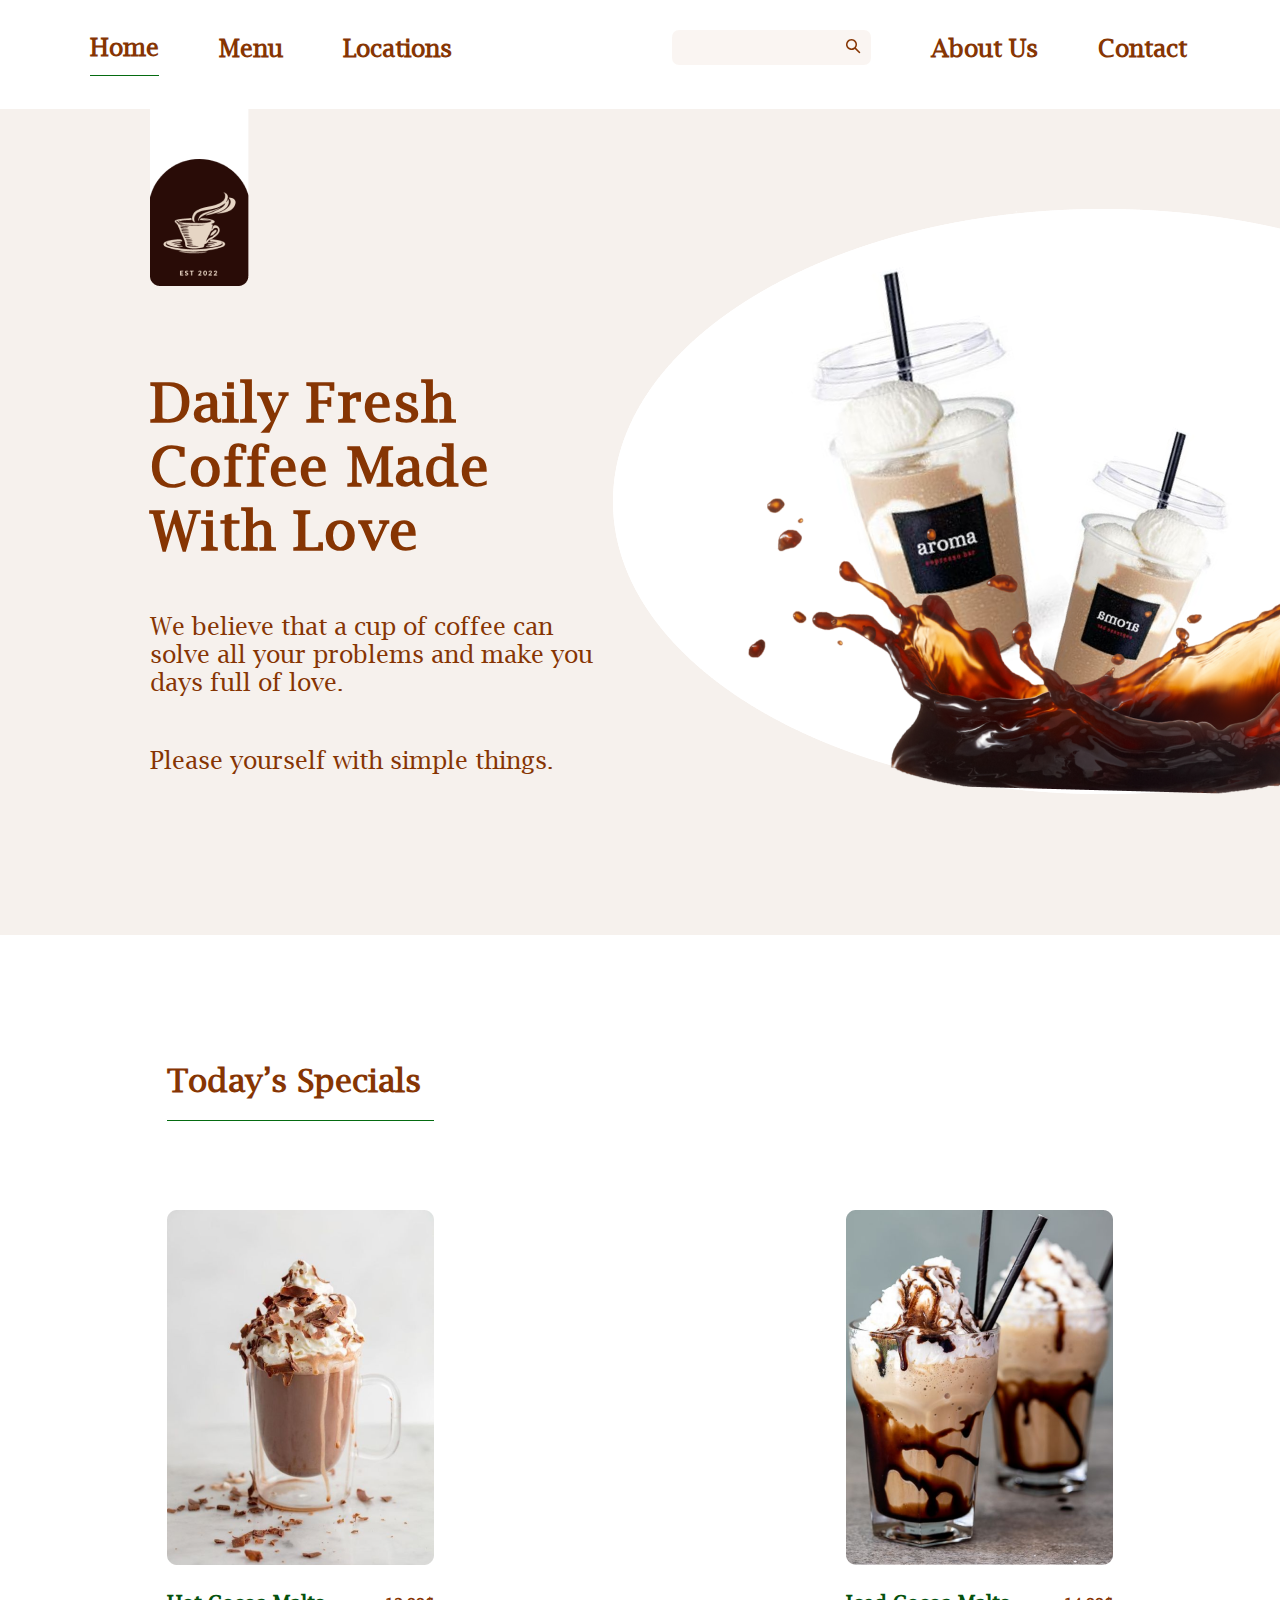
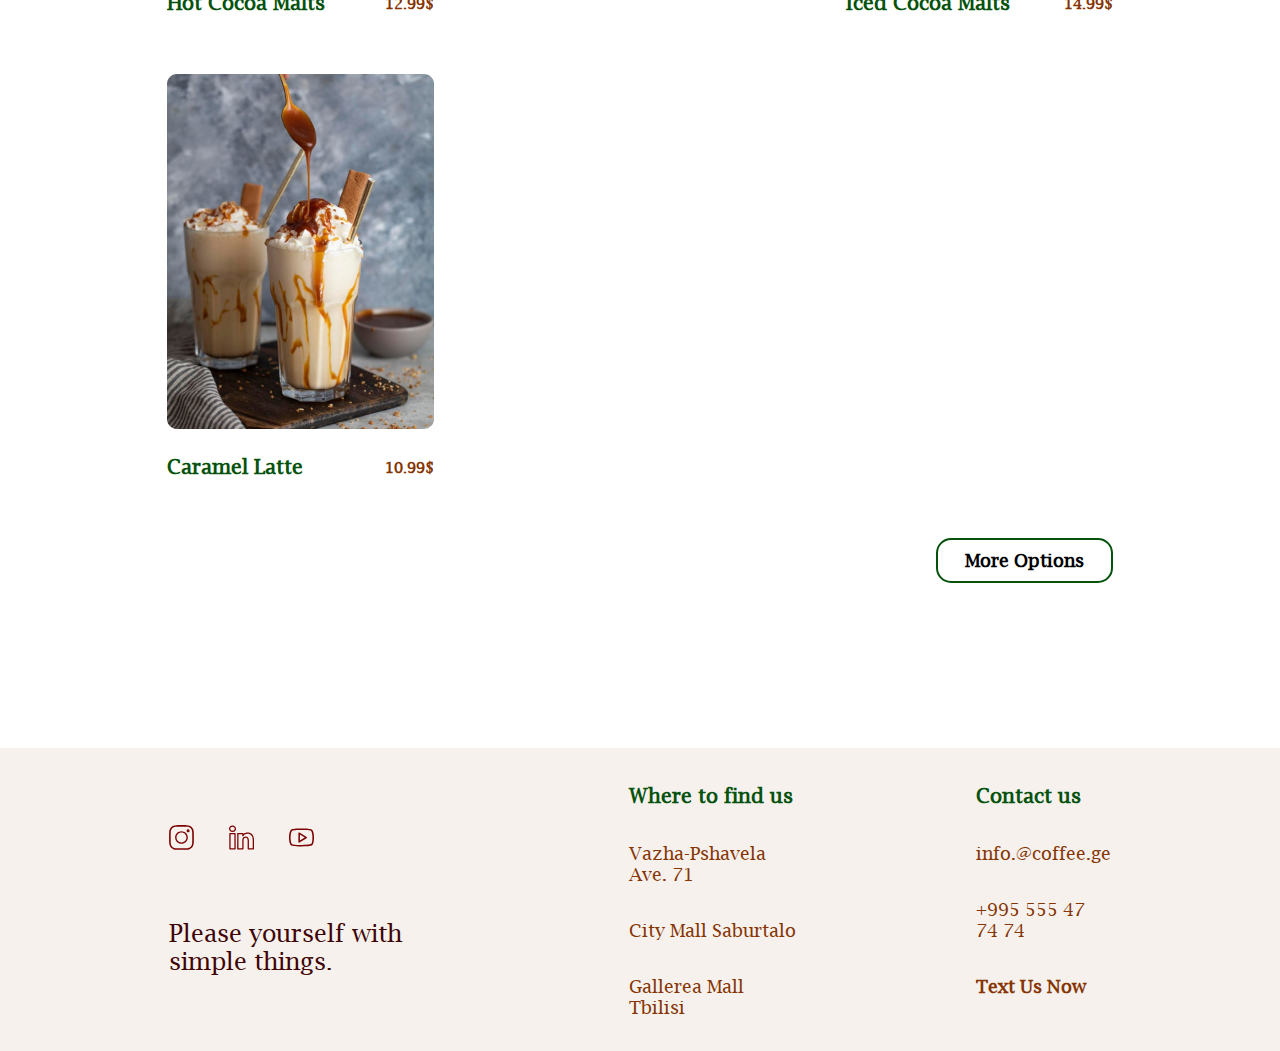
<file: index.html>
<!DOCTYPE html>
<html lang="en">
<head>
    <meta charset="UTF-8">
    <meta http-equiv="X-UA-Compatible" content="IE=edge">
    <meta name="viewport" content="width=device-width, initial-scale=1.0">
    <link rel="stylesheet" href="static/css/reset.css">
    <link rel="stylesheet" href="static/css/style.css">
    <title>Home</title>
</head>
<body>
    <header>
        <div class="container">
            <nav>
                <ul>
                    <li class="active-nav"><a href="index.html">home</a></li>
                    <li><a href="static/pages/menu.html">menu</a></li>
                    <li><a href="static/pages/locations.html">locations</a></li>
                    <li>
                        <form>
                            <input type="text">
                            <button type="submit">
                                <svg width="15" height="15" viewBox="0 0 15 15" fill="none"
                                    xmlns="http://www.w3.org/2000/svg">
                                    <path
                                        d="M5.50003 1.07809e-08C6.52393 -6.40861e-05 7.52751 0.285684 8.39781 0.825075C9.2681 1.36447 9.97055 2.13608 10.4261 3.05306C10.8816 3.97004 11.0721 4.99597 10.9762 6.01536C10.8802 7.03475 10.5017 8.00712 9.88304 8.823L14.03 12.97C14.163 13.104 14.2405 13.2832 14.2472 13.4719C14.2538 13.6605 14.1891 13.8447 14.0659 13.9878C13.9427 14.1308 13.7701 14.2221 13.5825 14.2434C13.395 14.2648 13.2062 14.2147 13.054 14.103L12.97 14.03L8.82304 9.883C8.12761 10.4102 7.31671 10.7643 6.45736 10.9161C5.59801 11.0679 4.71487 11.0131 3.8809 10.7561C3.04694 10.4992 2.28609 10.0474 1.66122 9.43827C1.03635 8.82911 0.565403 8.08001 0.287285 7.25286C0.00916761 6.4257 -0.0681353 5.54424 0.0617636 4.6813C0.191662 3.81837 0.525034 2.99872 1.03433 2.2901C1.54363 1.58148 2.21424 1.00421 2.99075 0.606002C3.76726 0.207794 4.62738 7.20708e-05 5.50003 1.07809e-08ZM5.50003 1.5C4.43917 1.5 3.42175 1.92143 2.67161 2.67157C1.92146 3.42172 1.50003 4.43913 1.50003 5.5C1.50003 6.56087 1.92146 7.57828 2.67161 8.32843C3.42175 9.07857 4.43917 9.5 5.50003 9.5C6.5609 9.5 7.57832 9.07857 8.32846 8.32843C9.07861 7.57828 9.50004 6.56087 9.50004 5.5C9.50004 4.43913 9.07861 3.42172 8.32846 2.67157C7.57832 1.92143 6.5609 1.5 5.50003 1.5Z"
                                        fill="#863503" />
                                </svg>
                            </button>
                        </form>
                    </li>
                    <li><a href="static/pages/about.html">about us</a></li>
                    <li><a href="static/pages/contact.html">contact</a></li>
                </ul>
            </nav>
        </div>
    </header>
    <main>
            <div class="logo">
                <img src="static/img/LOGO.png" alt="logo">
            </div>
            <div class="heading">
                <div class="main-text">
                <h1>Daily Fresh Coffee Made With Love</h1>
                <p>We believe that a cup of coffee can solve all your problems and make you days full of love.</p>
                <p>Please yourself with simple things.</p>
            </div>
            <div class="home-image">
                <img src="static/img/home page image.png" alt="two cups of iced coffee">
            </div>
        </div>
        <div class="home-container">
            <h2>Today’s Specials</h2>
        <section class="home-section">
            <div class="product-card">
                <img src="static/img/cup of coffee with cream.png" alt="cup of coffee with cream">
                <div class="card-info">
                <h3>Hot Cocoa Malts</h3>
                <span>12.99$</span>
                </div>
            </div>
            <div class="product-card">
                <img src="static/img/two cups of coffee with chocolate cream.png" alt="two cups of coffee with chocolate cream">
                <div class="card-info">
                <h3>Iced Cocoa Malts</h3>
                <span>14.99$</span>
                </div>
            </div>
            <div class="product-card">
                <img src="static/img/two cups of coffee with caramel cream.png" alt="two cups of coffee with caramel cream">
                <div class="card-info">
                <h3>Caramel Latte</h3>
                <span>10.99$</span>
                </div>
            </div>
            <div class="more-options-wrapper">
            <button>More Options</button>
            </div>
        </section>
            
        </div>
    </main>
    <footer>
        <div class="footer-container">
            <div class="first-column">
            <div class="social-media-icons">
            <button>
                <svg width="25" height="25" viewBox="0 0 25 25" fill="none" xmlns="http://www.w3.org/2000/svg">
                    <path d="M12.4756 0.0976562C15.8447 0.0976562 16.2598 0.12207 17.5781 0.170898C18.8721 0.219727 19.7754 0.439453 20.5811 0.756836C21.4111 1.07422 22.0947 1.48926 22.7783 2.17285C23.4619 2.85645 23.877 3.54004 24.1943 4.37012C24.5117 5.17578 24.7314 6.0791 24.7803 7.37305C24.8291 8.69141 24.8535 9.10645 24.8535 12.4756C24.8535 15.8447 24.8291 16.2598 24.7803 17.5781C24.7314 18.8721 24.5117 19.7754 24.1943 20.5811C23.877 21.4111 23.4619 22.0947 22.7783 22.7783C22.0947 23.4619 21.4111 23.877 20.5811 24.1943C19.7754 24.5117 18.8721 24.7314 17.5781 24.7803C16.2598 24.8291 15.8447 24.8535 12.4756 24.8535C9.10645 24.8535 8.69141 24.8291 7.37305 24.7803C6.0791 24.7314 5.17578 24.5117 4.37012 24.1943C3.54004 23.877 2.85645 23.4619 2.17285 22.7783C1.48926 22.0947 1.07422 21.4111 0.756836 20.5811C0.439453 19.7754 0.219727 18.8721 0.170898 17.5781C0.12207 16.2598 0.0976562 15.8447 0.0976562 12.4756C0.0976562 9.10645 0.12207 8.69141 0.170898 7.37305C0.219727 6.0791 0.439453 5.17578 0.756836 4.37012C1.07422 3.54004 1.48926 2.85645 2.17285 2.17285C2.85645 1.48926 3.54004 1.07422 4.37012 0.756836C5.17578 0.439453 6.0791 0.219727 7.37305 0.170898C8.69141 0.12207 9.10645 0.0976562 12.4756 0.0976562ZM12.4756 1.70898C8.95996 1.70898 8.54492 1.7334 7.17773 1.78223C5.9082 1.83105 5.2002 2.0752 4.73633 2.24609C3.54004 2.73438 2.73438 3.54004 2.24609 4.73633C2.0752 5.2002 1.83105 5.9082 1.78223 7.17773C1.7334 8.54492 1.70898 8.95996 1.70898 12.4756C1.70898 15.9912 1.7334 16.4062 1.78223 17.7734C1.83105 19.043 2.0752 19.751 2.24609 20.2148C2.73438 21.4111 3.54004 22.2168 4.73633 22.7051C5.2002 22.876 5.9082 23.1201 7.17773 23.1689C8.54492 23.2178 8.95996 23.2422 12.4756 23.2422C15.9912 23.2422 16.4062 23.2178 17.7734 23.1689C19.043 23.1201 19.751 22.876 20.2148 22.7051C21.4111 22.2168 22.2168 21.4111 22.7051 20.2148C22.876 19.751 23.1201 19.043 23.1689 17.7734C23.2178 16.4062 23.2422 15.9912 23.2422 12.4756C23.2422 8.95996 23.2178 8.54492 23.1689 7.17773C23.1201 5.9082 22.876 5.2002 22.7051 4.73633C22.2168 3.54004 21.4111 2.73438 20.2148 2.24609C19.751 2.0752 19.043 1.83105 17.7734 1.78223C16.4062 1.7334 15.9912 1.70898 12.4756 1.70898ZM12.4756 17.4316C15.21 17.4316 17.4316 15.21 17.4316 12.4756C17.4316 9.74121 15.21 7.51953 12.4756 7.51953C9.74121 7.51953 7.51953 9.74121 7.51953 12.4756C7.51953 15.21 9.74121 17.4316 12.4756 17.4316ZM12.4756 6.12793C15.9912 6.12793 18.8232 8.95996 18.8232 12.4756C18.8232 15.9912 15.9912 18.8232 12.4756 18.8232C8.95996 18.8232 6.12793 15.9912 6.12793 12.4756C6.12793 8.95996 8.95996 6.12793 12.4756 6.12793ZM20.5811 5.88379C20.5811 6.71387 19.8975 7.34863 19.0674 7.34863C18.2373 7.34863 17.6025 6.71387 17.6025 5.88379C17.6025 5.05371 18.2373 4.37012 19.0674 4.37012C19.8975 4.37012 20.5811 5.05371 20.5811 5.88379Z" fill="#7D0202"/>
                    </svg>
            </button>
            <button>
                <svg width="25" height="25" viewBox="0 0 25 25" fill="none" xmlns="http://www.w3.org/2000/svg">
                    <path d="M24.3602 24.4734H19.2815C18.9222 24.4734 18.6319 24.1831 18.6319 23.8238V15.6447C18.6319 12.8396 17.185 12.8396 16.7077 12.8396C15.4232 12.8396 14.877 13.8534 14.6998 14.2914C14.6161 14.4883 14.5767 14.8229 14.5767 15.2904V23.8288C14.5767 24.1881 14.2864 24.4784 13.9272 24.4784H8.84352C8.67128 24.4784 8.50395 24.4095 8.38093 24.2865C8.2579 24.1635 8.18901 23.9961 8.19391 23.8239C8.19391 23.6861 8.26281 9.97054 8.19391 8.56797C8.18408 8.3908 8.24804 8.21856 8.37109 8.09061C8.49413 7.96265 8.66144 7.88882 8.8435 7.88882H13.9272C14.2864 7.88882 14.5768 8.17916 14.5768 8.53841V8.92227C15.4331 8.15948 16.6683 7.52955 18.5088 7.52955C22.5787 7.52955 25.0098 10.3445 25.0098 15.0591V23.8238C25.0098 24.1831 24.7195 24.4734 24.3602 24.4734ZM19.9311 23.1743L23.7156 23.1742V15.059C23.7156 11.0974 21.8209 8.82869 18.5138 8.82869C16.3041 8.82869 15.2313 9.93106 14.5571 10.9399C14.4784 11.2057 14.2274 11.4025 13.9321 11.4025H13.8977C13.6614 11.4025 13.4449 11.2746 13.3317 11.0679C13.2432 10.9055 13.2234 10.7185 13.2825 10.5462V9.18306H9.5079C9.54235 11.8947 9.5079 20.6693 9.49806 23.1693H13.2776V15.2854C13.2776 14.6309 13.3465 14.1585 13.4941 13.7992C14.065 12.3868 15.2657 11.5355 16.7028 11.5355C18.75 11.5355 19.9262 13.0316 19.9262 15.6398V23.1742H19.9311L19.9311 23.1743ZM6.03349 24.4733H0.949828C0.590576 24.4733 0.300244 24.183 0.300244 23.8237V8.53836C0.300244 8.17911 0.590576 7.88875 0.949828 7.88875H6.03349C6.39274 7.88875 6.68308 8.17911 6.68308 8.53834V23.8238C6.68308 24.183 6.39274 24.4734 6.03349 24.4734V24.4733ZM1.59946 23.1742H5.38388V9.18792H1.59949V23.1742L1.59946 23.1742ZM3.49411 7.10132L3.45964 7.1013C1.45669 7.1013 0 5.7135 0 3.80405C0 1.89954 1.4813 0.511719 3.52854 0.511719C5.54133 0.511719 6.97836 1.86013 7.01774 3.78928C7.01774 5.7135 5.53645 7.1013 3.49411 7.1013V7.10132ZM3.52854 1.81587C2.19487 1.81587 1.29922 2.61804 1.29922 3.80901C1.29922 4.98025 2.18506 5.8021 3.45967 5.8021H3.49409C4.82285 5.8021 5.7185 4.99993 5.7185 3.80899C5.69389 2.60327 4.83269 1.81587 3.52854 1.81587Z" fill="#7D0202"/>
                    </svg>
            </button>
            <button>
                <svg width="25" height="19" viewBox="0 0 25 19" fill="none" xmlns="http://www.w3.org/2000/svg">
                    <path d="M22.9673 1.63125C22.2899 1.14375 20.4024 0.496094 12.4934 0.496094C4.01806 0.496094 2.76064 1.23984 2.3571 1.4832C0.209448 2.77341 0.00554197 8.48552 -0.0131836 9.64372C0.0125976 11.1735 0.259863 16.2629 2.35556 17.5219C2.75832 17.7644 4.00869 18.5039 12.4934 18.5039C20.4075 18.5039 22.2927 17.8594 22.9673 17.3738C24.7977 16.057 25.0083 11.5223 25.0133 9.62385C25.0087 8.09729 24.8485 2.98635 22.9673 1.63127L22.9673 1.63125ZM22.0548 16.1059C21.7825 16.3019 20.2192 16.9414 12.4934 16.9414C5.02426 16.9414 3.45708 16.3617 3.16098 16.1832C2.40708 15.7308 1.61138 13.3297 1.5489 9.63943C1.61062 5.9574 2.41726 3.26951 3.16259 2.82263C3.45947 2.64333 5.03249 2.05896 12.4934 2.05896C20.2129 2.05896 21.7805 2.70273 22.0547 2.89961C22.7239 3.38164 23.4403 5.91914 23.4508 9.6289C23.4403 13.3969 22.7192 15.6277 22.0547 16.1059H22.0548ZM17.5883 8.8855L10.5587 4.5718C10.4402 4.50034 10.3048 4.46164 10.1665 4.45965C10.0281 4.45766 9.89169 4.49245 9.77118 4.56047C9.65056 4.6285 9.55018 4.72736 9.48031 4.84692C9.41044 4.96648 9.37359 5.10246 9.37353 5.24094V13.8698C9.37363 14.077 9.45597 14.2757 9.60246 14.4222C9.74895 14.5686 9.94761 14.651 10.1548 14.6511C10.297 14.6511 10.4365 14.6124 10.5583 14.539L17.588 10.2238C17.8223 10.082 17.9657 9.82849 17.9657 9.55463C17.9657 9.28078 17.8227 9.02651 17.5884 8.8855H17.5883ZM10.9364 12.4859V6.62412L15.6728 9.55459L10.9364 12.4859Z" fill="#7D0202"/>
                    </svg>
            </button>
        </div>
            <span>Please yourself with simple things.</span>
        </div>
        <div class="second-column">
            <h4>Where to find us</h4>
            <address>Vazha-Pshavela Ave. 71</address>
            <address>City Mall Saburtalo</address>
            <address>Gallerea Mall Tbilisi</address>
        </div>
        <div class="third-column">
            <h4>Contact us</h4>
            <address>info.@coffee.ge</address>
            <address>+995 555 47 74 74</address>
            <button>Text Us Now</button>
        </div>

    </footer>

</body>

</html>
</file>
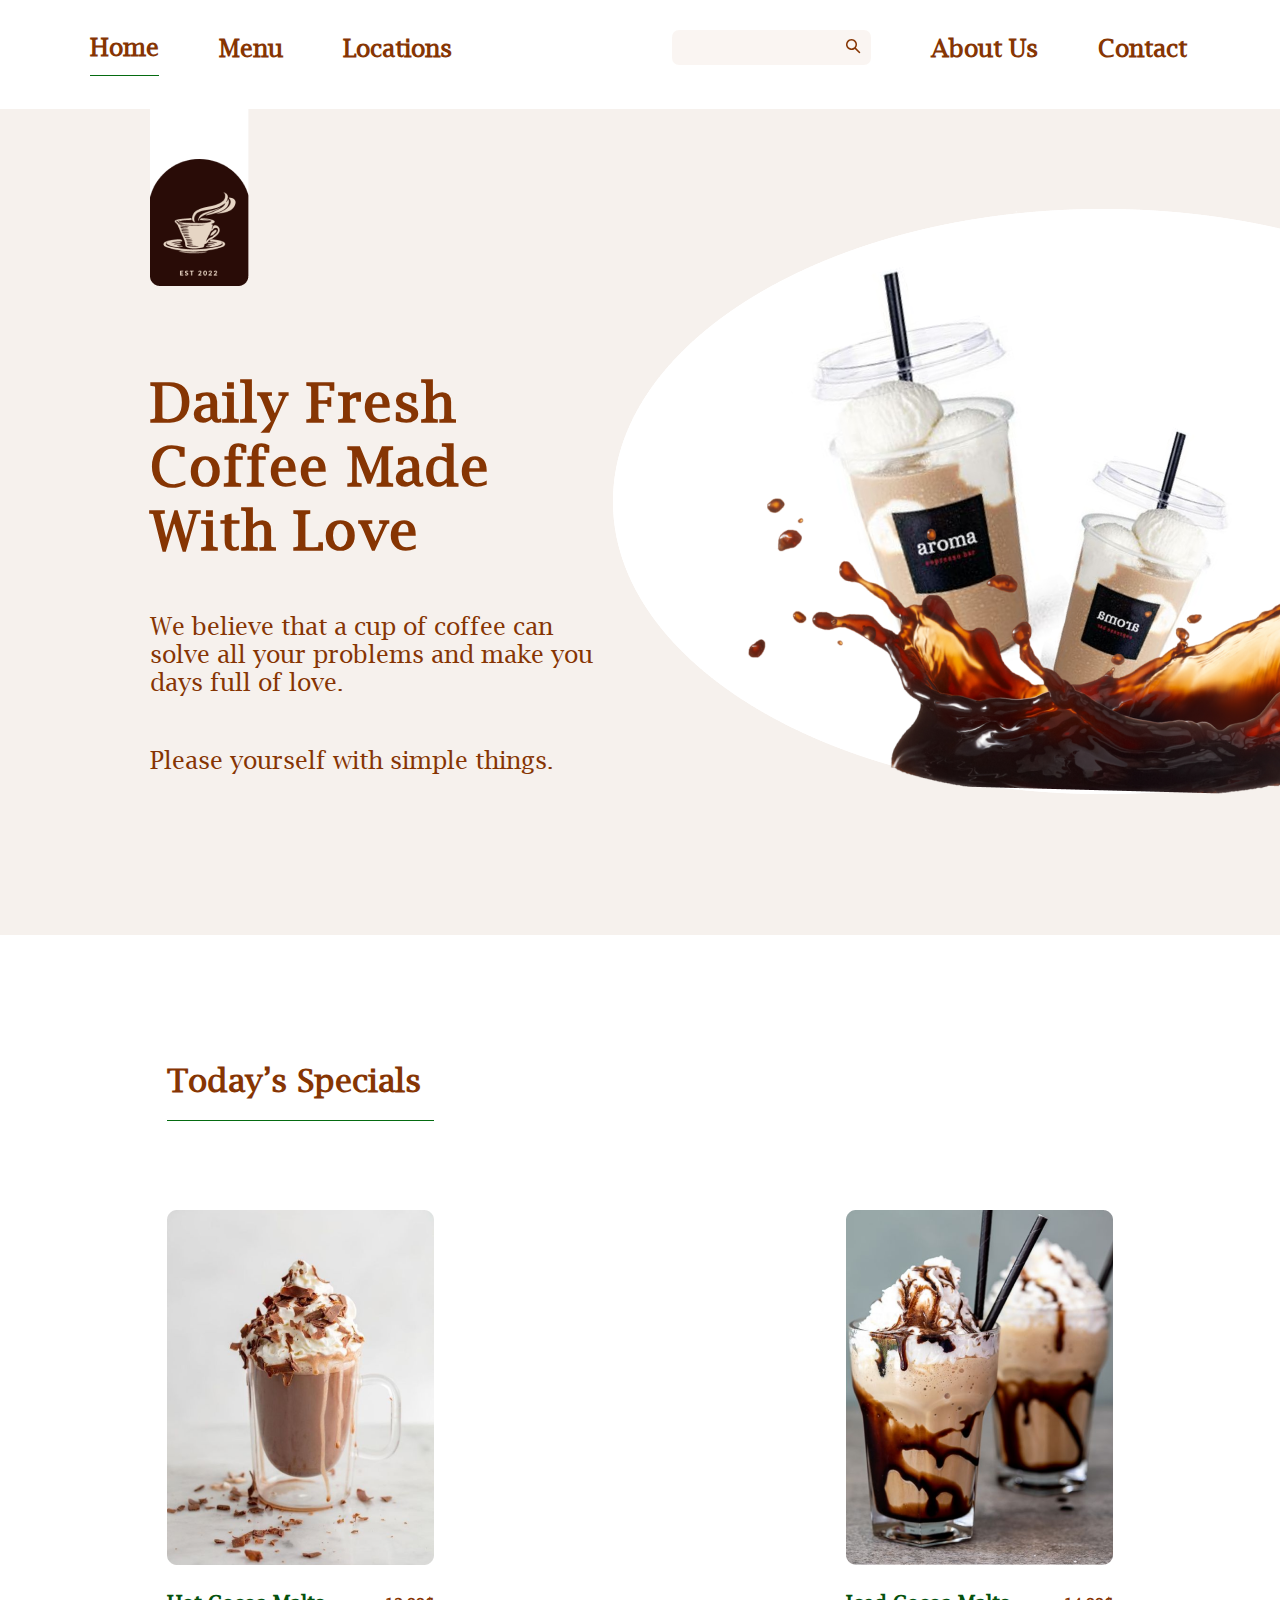
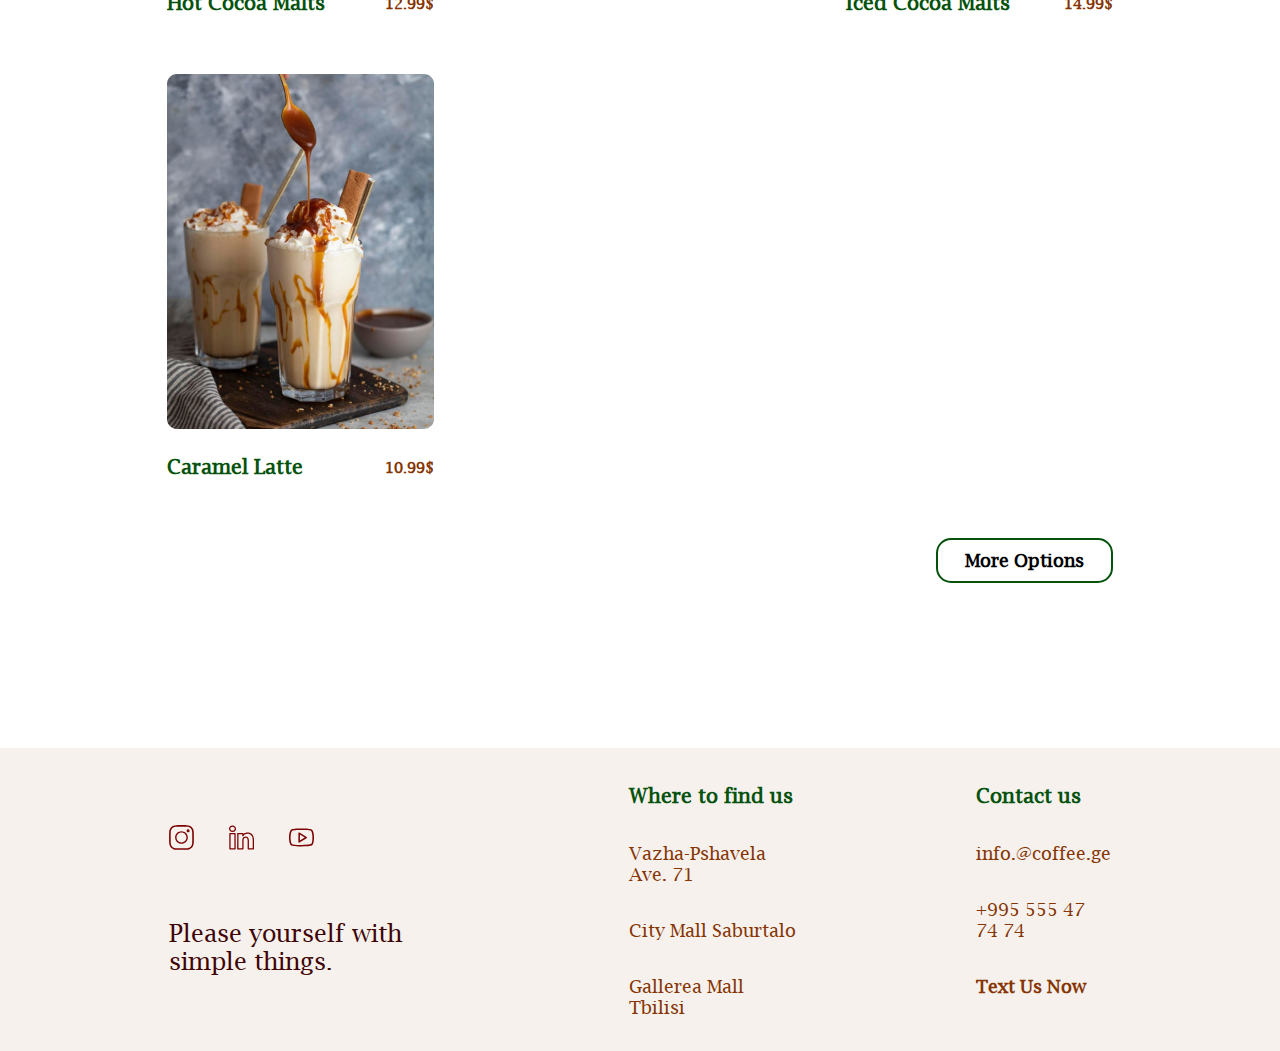
<file: static/index.html>
<!DOCTYPE html>
<html lang="en">
<head>
    <meta charset="UTF-8">
    <meta http-equiv="X-UA-Compatible" content="IE=edge">
    <meta name="viewport" content="width=device-width, initial-scale=1.0">
    <link rel="stylesheet" href="css/reset.css">
    <link rel="stylesheet" href="css/style.css">
    <title>Home</title>
</head>
<body>
    <header>
        <div class="container">
            <nav>
                <ul>
                    <li class="active-nav"><a href="index.html">home</a></li>
                    <li><a href="pages/menu.html">menu</a></li>
                    <li><a href="pages/locations.html">locations</a></li>
                    <li>
                        <form>
                            <input type="text">
                            <button type="submit">
                                <svg width="15" height="15" viewBox="0 0 15 15" fill="none"
                                    xmlns="http://www.w3.org/2000/svg">
                                    <path
                                        d="M5.50003 1.07809e-08C6.52393 -6.40861e-05 7.52751 0.285684 8.39781 0.825075C9.2681 1.36447 9.97055 2.13608 10.4261 3.05306C10.8816 3.97004 11.0721 4.99597 10.9762 6.01536C10.8802 7.03475 10.5017 8.00712 9.88304 8.823L14.03 12.97C14.163 13.104 14.2405 13.2832 14.2472 13.4719C14.2538 13.6605 14.1891 13.8447 14.0659 13.9878C13.9427 14.1308 13.7701 14.2221 13.5825 14.2434C13.395 14.2648 13.2062 14.2147 13.054 14.103L12.97 14.03L8.82304 9.883C8.12761 10.4102 7.31671 10.7643 6.45736 10.9161C5.59801 11.0679 4.71487 11.0131 3.8809 10.7561C3.04694 10.4992 2.28609 10.0474 1.66122 9.43827C1.03635 8.82911 0.565403 8.08001 0.287285 7.25286C0.00916761 6.4257 -0.0681353 5.54424 0.0617636 4.6813C0.191662 3.81837 0.525034 2.99872 1.03433 2.2901C1.54363 1.58148 2.21424 1.00421 2.99075 0.606002C3.76726 0.207794 4.62738 7.20708e-05 5.50003 1.07809e-08ZM5.50003 1.5C4.43917 1.5 3.42175 1.92143 2.67161 2.67157C1.92146 3.42172 1.50003 4.43913 1.50003 5.5C1.50003 6.56087 1.92146 7.57828 2.67161 8.32843C3.42175 9.07857 4.43917 9.5 5.50003 9.5C6.5609 9.5 7.57832 9.07857 8.32846 8.32843C9.07861 7.57828 9.50004 6.56087 9.50004 5.5C9.50004 4.43913 9.07861 3.42172 8.32846 2.67157C7.57832 1.92143 6.5609 1.5 5.50003 1.5Z"
                                        fill="#863503" />
                                </svg>
                            </button>
                        </form>
                    </li>
                    <li><a href="pages/about.html">about us</a></li>
                    <li><a href="pages/contact.html">contact</a></li>
                </ul>
            </nav>
        </div>
    </header>
    <main>
            <div class="logo">
                <img src="img/LOGO.png" alt="logo">
            </div>
            <div class="heading">
                <div class="main-text">
                <h1>Daily Fresh Coffee Made With Love</h1>
                <p>We believe that a cup of coffee can solve all your problems and make you days full of love.</p>
                <p>Please yourself with simple things.</p>
            </div>
            <div class="home-image">
                <img src="img/home page image.png" alt="two cups of iced coffee">
            </div>
        </div>
        <div class="home-container">
            <h2>Today’s Specials</h2>
        <section class="home-section">
            <div class="product-card">
                <img src="img/cup of coffee with cream.png" alt="cup of coffee with cream">
                <div class="card-info">
                <h3>Hot Cocoa Malts</h3>
                <span>12.99$</span>
                </div>
            </div>
            <div class="product-card">
                <img src="img/two cups of coffee with chocolate cream.png" alt="two cups of coffee with chocolate cream">
                <div class="card-info">
                <h3>Iced Cocoa Malts</h3>
                <span>14.99$</span>
                </div>
            </div>
            <div class="product-card">
                <img src="img/two cups of coffee with caramel cream.png" alt="two cups of coffee with caramel cream">
                <div class="card-info">
                <h3>Caramel Latte</h3>
                <span>10.99$</span>
                </div>
            </div>
            <div class="more-options-wrapper">
            <button>More Options</button>
            </div>
        </section>
            
        </div>
    </main>
    <footer>
        <div class="footer-container">
            <div class="first-column">
            <div class="social-media-icons">
            <button>
                <svg width="25" height="25" viewBox="0 0 25 25" fill="none" xmlns="http://www.w3.org/2000/svg">
                    <path d="M12.4756 0.0976562C15.8447 0.0976562 16.2598 0.12207 17.5781 0.170898C18.8721 0.219727 19.7754 0.439453 20.5811 0.756836C21.4111 1.07422 22.0947 1.48926 22.7783 2.17285C23.4619 2.85645 23.877 3.54004 24.1943 4.37012C24.5117 5.17578 24.7314 6.0791 24.7803 7.37305C24.8291 8.69141 24.8535 9.10645 24.8535 12.4756C24.8535 15.8447 24.8291 16.2598 24.7803 17.5781C24.7314 18.8721 24.5117 19.7754 24.1943 20.5811C23.877 21.4111 23.4619 22.0947 22.7783 22.7783C22.0947 23.4619 21.4111 23.877 20.5811 24.1943C19.7754 24.5117 18.8721 24.7314 17.5781 24.7803C16.2598 24.8291 15.8447 24.8535 12.4756 24.8535C9.10645 24.8535 8.69141 24.8291 7.37305 24.7803C6.0791 24.7314 5.17578 24.5117 4.37012 24.1943C3.54004 23.877 2.85645 23.4619 2.17285 22.7783C1.48926 22.0947 1.07422 21.4111 0.756836 20.5811C0.439453 19.7754 0.219727 18.8721 0.170898 17.5781C0.12207 16.2598 0.0976562 15.8447 0.0976562 12.4756C0.0976562 9.10645 0.12207 8.69141 0.170898 7.37305C0.219727 6.0791 0.439453 5.17578 0.756836 4.37012C1.07422 3.54004 1.48926 2.85645 2.17285 2.17285C2.85645 1.48926 3.54004 1.07422 4.37012 0.756836C5.17578 0.439453 6.0791 0.219727 7.37305 0.170898C8.69141 0.12207 9.10645 0.0976562 12.4756 0.0976562ZM12.4756 1.70898C8.95996 1.70898 8.54492 1.7334 7.17773 1.78223C5.9082 1.83105 5.2002 2.0752 4.73633 2.24609C3.54004 2.73438 2.73438 3.54004 2.24609 4.73633C2.0752 5.2002 1.83105 5.9082 1.78223 7.17773C1.7334 8.54492 1.70898 8.95996 1.70898 12.4756C1.70898 15.9912 1.7334 16.4062 1.78223 17.7734C1.83105 19.043 2.0752 19.751 2.24609 20.2148C2.73438 21.4111 3.54004 22.2168 4.73633 22.7051C5.2002 22.876 5.9082 23.1201 7.17773 23.1689C8.54492 23.2178 8.95996 23.2422 12.4756 23.2422C15.9912 23.2422 16.4062 23.2178 17.7734 23.1689C19.043 23.1201 19.751 22.876 20.2148 22.7051C21.4111 22.2168 22.2168 21.4111 22.7051 20.2148C22.876 19.751 23.1201 19.043 23.1689 17.7734C23.2178 16.4062 23.2422 15.9912 23.2422 12.4756C23.2422 8.95996 23.2178 8.54492 23.1689 7.17773C23.1201 5.9082 22.876 5.2002 22.7051 4.73633C22.2168 3.54004 21.4111 2.73438 20.2148 2.24609C19.751 2.0752 19.043 1.83105 17.7734 1.78223C16.4062 1.7334 15.9912 1.70898 12.4756 1.70898ZM12.4756 17.4316C15.21 17.4316 17.4316 15.21 17.4316 12.4756C17.4316 9.74121 15.21 7.51953 12.4756 7.51953C9.74121 7.51953 7.51953 9.74121 7.51953 12.4756C7.51953 15.21 9.74121 17.4316 12.4756 17.4316ZM12.4756 6.12793C15.9912 6.12793 18.8232 8.95996 18.8232 12.4756C18.8232 15.9912 15.9912 18.8232 12.4756 18.8232C8.95996 18.8232 6.12793 15.9912 6.12793 12.4756C6.12793 8.95996 8.95996 6.12793 12.4756 6.12793ZM20.5811 5.88379C20.5811 6.71387 19.8975 7.34863 19.0674 7.34863C18.2373 7.34863 17.6025 6.71387 17.6025 5.88379C17.6025 5.05371 18.2373 4.37012 19.0674 4.37012C19.8975 4.37012 20.5811 5.05371 20.5811 5.88379Z" fill="#7D0202"/>
                    </svg>
            </button>
            <button>
                <svg width="25" height="25" viewBox="0 0 25 25" fill="none" xmlns="http://www.w3.org/2000/svg">
                    <path d="M24.3602 24.4734H19.2815C18.9222 24.4734 18.6319 24.1831 18.6319 23.8238V15.6447C18.6319 12.8396 17.185 12.8396 16.7077 12.8396C15.4232 12.8396 14.877 13.8534 14.6998 14.2914C14.6161 14.4883 14.5767 14.8229 14.5767 15.2904V23.8288C14.5767 24.1881 14.2864 24.4784 13.9272 24.4784H8.84352C8.67128 24.4784 8.50395 24.4095 8.38093 24.2865C8.2579 24.1635 8.18901 23.9961 8.19391 23.8239C8.19391 23.6861 8.26281 9.97054 8.19391 8.56797C8.18408 8.3908 8.24804 8.21856 8.37109 8.09061C8.49413 7.96265 8.66144 7.88882 8.8435 7.88882H13.9272C14.2864 7.88882 14.5768 8.17916 14.5768 8.53841V8.92227C15.4331 8.15948 16.6683 7.52955 18.5088 7.52955C22.5787 7.52955 25.0098 10.3445 25.0098 15.0591V23.8238C25.0098 24.1831 24.7195 24.4734 24.3602 24.4734ZM19.9311 23.1743L23.7156 23.1742V15.059C23.7156 11.0974 21.8209 8.82869 18.5138 8.82869C16.3041 8.82869 15.2313 9.93106 14.5571 10.9399C14.4784 11.2057 14.2274 11.4025 13.9321 11.4025H13.8977C13.6614 11.4025 13.4449 11.2746 13.3317 11.0679C13.2432 10.9055 13.2234 10.7185 13.2825 10.5462V9.18306H9.5079C9.54235 11.8947 9.5079 20.6693 9.49806 23.1693H13.2776V15.2854C13.2776 14.6309 13.3465 14.1585 13.4941 13.7992C14.065 12.3868 15.2657 11.5355 16.7028 11.5355C18.75 11.5355 19.9262 13.0316 19.9262 15.6398V23.1742H19.9311L19.9311 23.1743ZM6.03349 24.4733H0.949828C0.590576 24.4733 0.300244 24.183 0.300244 23.8237V8.53836C0.300244 8.17911 0.590576 7.88875 0.949828 7.88875H6.03349C6.39274 7.88875 6.68308 8.17911 6.68308 8.53834V23.8238C6.68308 24.183 6.39274 24.4734 6.03349 24.4734V24.4733ZM1.59946 23.1742H5.38388V9.18792H1.59949V23.1742L1.59946 23.1742ZM3.49411 7.10132L3.45964 7.1013C1.45669 7.1013 0 5.7135 0 3.80405C0 1.89954 1.4813 0.511719 3.52854 0.511719C5.54133 0.511719 6.97836 1.86013 7.01774 3.78928C7.01774 5.7135 5.53645 7.1013 3.49411 7.1013V7.10132ZM3.52854 1.81587C2.19487 1.81587 1.29922 2.61804 1.29922 3.80901C1.29922 4.98025 2.18506 5.8021 3.45967 5.8021H3.49409C4.82285 5.8021 5.7185 4.99993 5.7185 3.80899C5.69389 2.60327 4.83269 1.81587 3.52854 1.81587Z" fill="#7D0202"/>
                    </svg>
            </button>
            <button>
                <svg width="25" height="19" viewBox="0 0 25 19" fill="none" xmlns="http://www.w3.org/2000/svg">
                    <path d="M22.9673 1.63125C22.2899 1.14375 20.4024 0.496094 12.4934 0.496094C4.01806 0.496094 2.76064 1.23984 2.3571 1.4832C0.209448 2.77341 0.00554197 8.48552 -0.0131836 9.64372C0.0125976 11.1735 0.259863 16.2629 2.35556 17.5219C2.75832 17.7644 4.00869 18.5039 12.4934 18.5039C20.4075 18.5039 22.2927 17.8594 22.9673 17.3738C24.7977 16.057 25.0083 11.5223 25.0133 9.62385C25.0087 8.09729 24.8485 2.98635 22.9673 1.63127L22.9673 1.63125ZM22.0548 16.1059C21.7825 16.3019 20.2192 16.9414 12.4934 16.9414C5.02426 16.9414 3.45708 16.3617 3.16098 16.1832C2.40708 15.7308 1.61138 13.3297 1.5489 9.63943C1.61062 5.9574 2.41726 3.26951 3.16259 2.82263C3.45947 2.64333 5.03249 2.05896 12.4934 2.05896C20.2129 2.05896 21.7805 2.70273 22.0547 2.89961C22.7239 3.38164 23.4403 5.91914 23.4508 9.6289C23.4403 13.3969 22.7192 15.6277 22.0547 16.1059H22.0548ZM17.5883 8.8855L10.5587 4.5718C10.4402 4.50034 10.3048 4.46164 10.1665 4.45965C10.0281 4.45766 9.89169 4.49245 9.77118 4.56047C9.65056 4.6285 9.55018 4.72736 9.48031 4.84692C9.41044 4.96648 9.37359 5.10246 9.37353 5.24094V13.8698C9.37363 14.077 9.45597 14.2757 9.60246 14.4222C9.74895 14.5686 9.94761 14.651 10.1548 14.6511C10.297 14.6511 10.4365 14.6124 10.5583 14.539L17.588 10.2238C17.8223 10.082 17.9657 9.82849 17.9657 9.55463C17.9657 9.28078 17.8227 9.02651 17.5884 8.8855H17.5883ZM10.9364 12.4859V6.62412L15.6728 9.55459L10.9364 12.4859Z" fill="#7D0202"/>
                    </svg>
            </button>
        </div>
            <span>Please yourself with simple things.</span>
        </div>
        <div class="second-column">
            <h4>Where to find us</h4>
            <address>Vazha-Pshavela Ave. 71</address>
            <address>City Mall Saburtalo</address>
            <address>Gallerea Mall Tbilisi</address>
        </div>
        <div class="third-column">
            <h4>Contact us</h4>
            <address>info.@coffee.ge</address>
            <address>+995 555 47 74 74</address>
            <button>Text Us Now</button>
        </div>

    </footer>

</body>

</html>
</file>
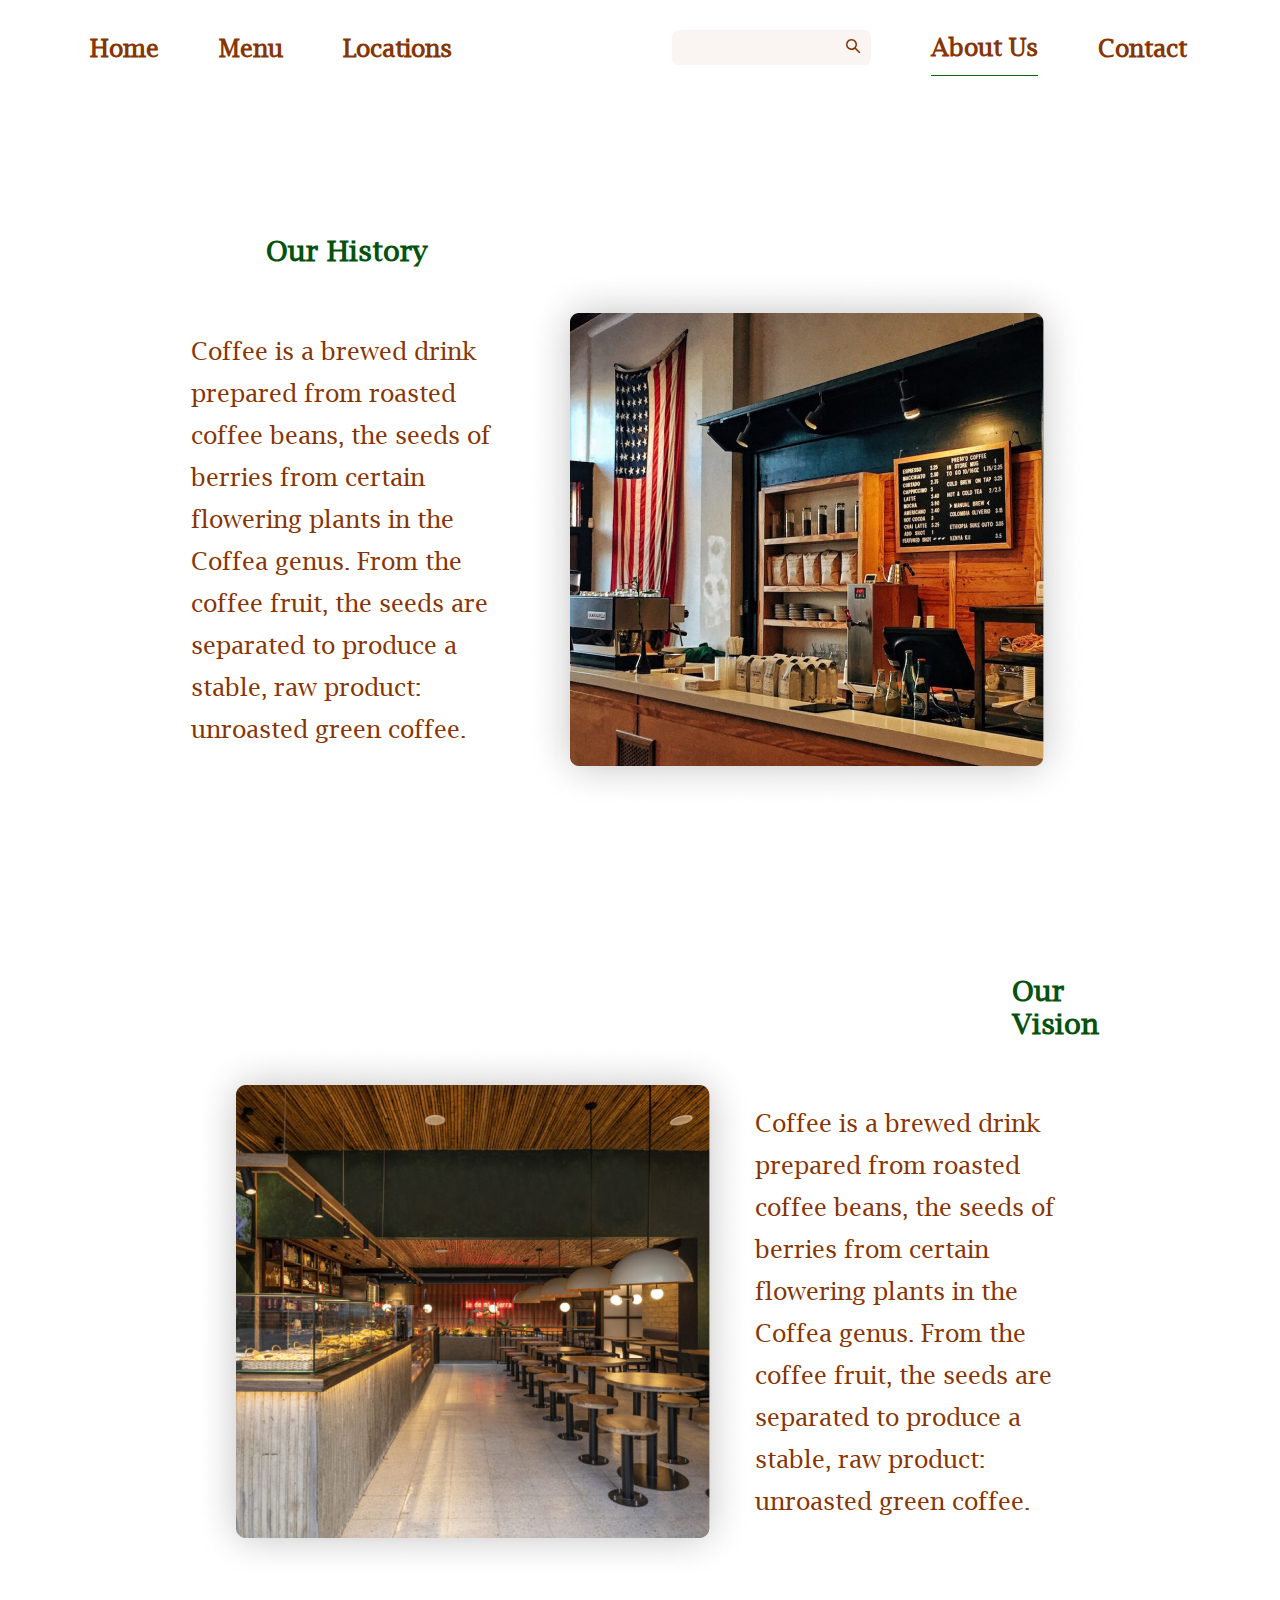
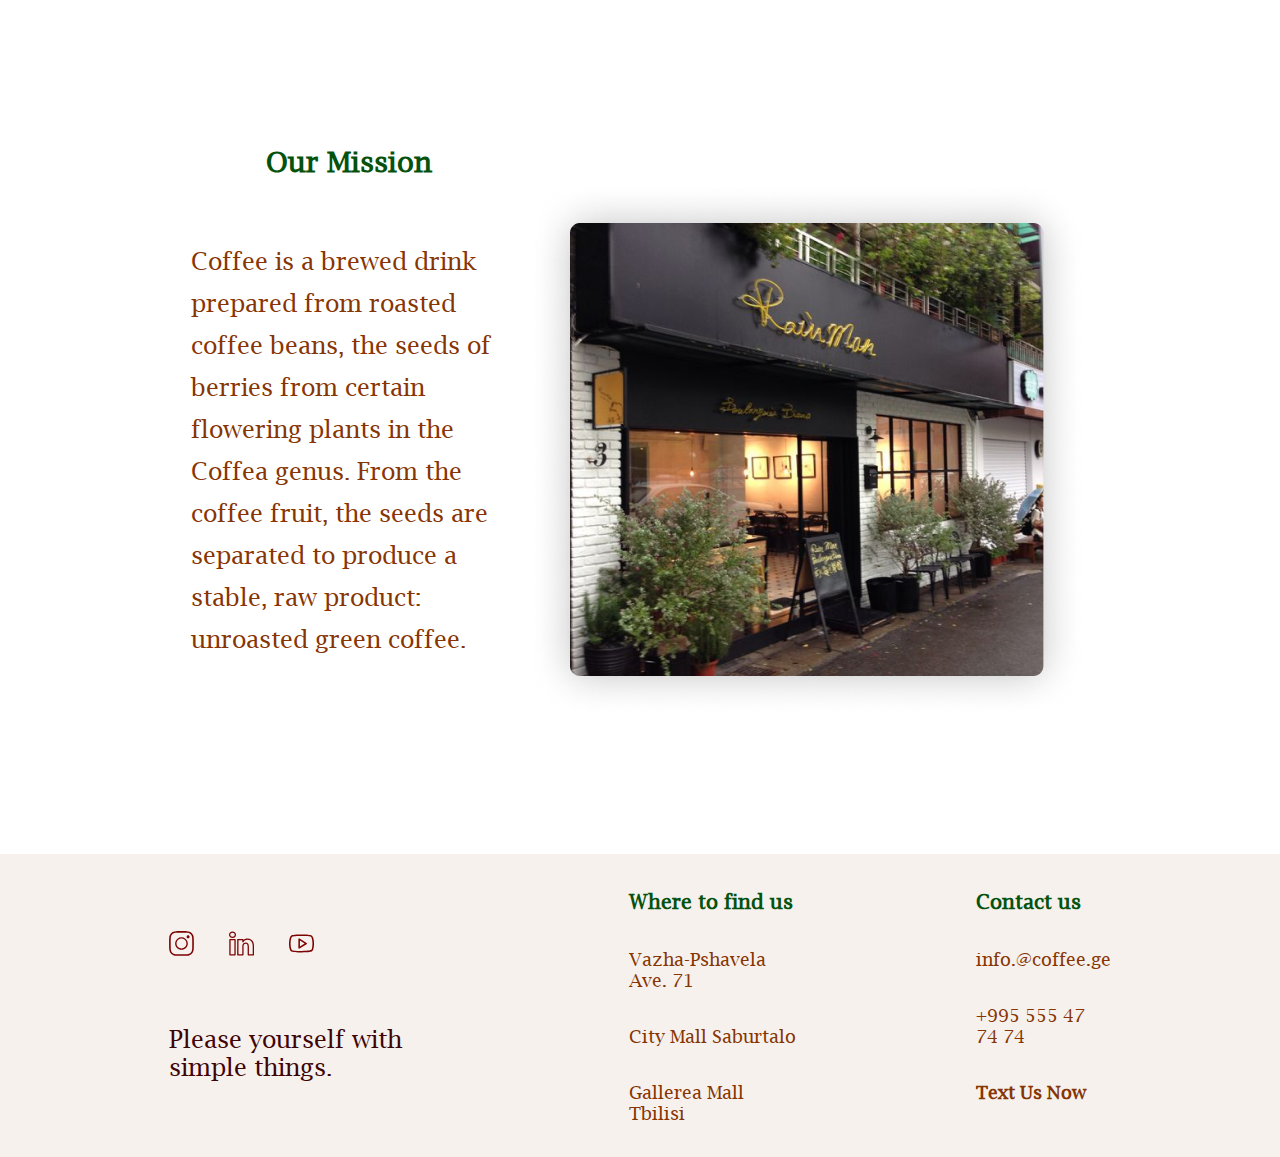
<file: static/pages/about.html>
<!DOCTYPE html>
<html lang="en">
<head>
    <meta charset="UTF-8">
    <meta http-equiv="X-UA-Compatible" content="IE=edge">
    <meta name="viewport" content="width=device-width, initial-scale=1.0">
    <link rel="stylesheet" href="../css/reset.css">
    <link rel="stylesheet" href="../css/style.css">
    <title>Home</title>
</head>
<body>
    <header>
        <div class="container">
            <nav>
                <ul>
                    <li><a href="../../index.html">home</a></li>
                    <li><a href="menu.html">menu</a></li>
                    <li><a href="locations.html">locations</a></li>
                    <li>
                        <form>
                            <input type="text">
                            <button type="submit">
                                <svg width="15" height="15" viewBox="0 0 15 15" fill="none"
                                    xmlns="http://www.w3.org/2000/svg">
                                    <path
                                        d="M5.50003 1.07809e-08C6.52393 -6.40861e-05 7.52751 0.285684 8.39781 0.825075C9.2681 1.36447 9.97055 2.13608 10.4261 3.05306C10.8816 3.97004 11.0721 4.99597 10.9762 6.01536C10.8802 7.03475 10.5017 8.00712 9.88304 8.823L14.03 12.97C14.163 13.104 14.2405 13.2832 14.2472 13.4719C14.2538 13.6605 14.1891 13.8447 14.0659 13.9878C13.9427 14.1308 13.7701 14.2221 13.5825 14.2434C13.395 14.2648 13.2062 14.2147 13.054 14.103L12.97 14.03L8.82304 9.883C8.12761 10.4102 7.31671 10.7643 6.45736 10.9161C5.59801 11.0679 4.71487 11.0131 3.8809 10.7561C3.04694 10.4992 2.28609 10.0474 1.66122 9.43827C1.03635 8.82911 0.565403 8.08001 0.287285 7.25286C0.00916761 6.4257 -0.0681353 5.54424 0.0617636 4.6813C0.191662 3.81837 0.525034 2.99872 1.03433 2.2901C1.54363 1.58148 2.21424 1.00421 2.99075 0.606002C3.76726 0.207794 4.62738 7.20708e-05 5.50003 1.07809e-08ZM5.50003 1.5C4.43917 1.5 3.42175 1.92143 2.67161 2.67157C1.92146 3.42172 1.50003 4.43913 1.50003 5.5C1.50003 6.56087 1.92146 7.57828 2.67161 8.32843C3.42175 9.07857 4.43917 9.5 5.50003 9.5C6.5609 9.5 7.57832 9.07857 8.32846 8.32843C9.07861 7.57828 9.50004 6.56087 9.50004 5.5C9.50004 4.43913 9.07861 3.42172 8.32846 2.67157C7.57832 1.92143 6.5609 1.5 5.50003 1.5Z"
                                        fill="#863503" />
                                </svg>
                            </button>
                        </form>
                    </li>
                    <li class="active-nav"><a href="about.html">about us</a></li>
                    <li><a href="contact.html">contact</a></li>
                </ul>
            </nav>
        </div>
    </header>
    <main>
        <div class="about-container">
        <section class="our-history">
            <h2>Our History</h2>
            <div>
                <p>Coffee is a brewed drink prepared from roasted coffee beans, the seeds of berries from certain flowering plants in the Coffea genus. From the coffee fruit, the seeds are separated to produce a stable, raw product: unroasted green coffee.</p>
                <img src="../img/coffee shop.png" alt="coffee shop">
            </div>
        </section>
        <section class="our-vision">
            <h2>Our Vision</h2>
            <div>
                <p>Coffee is a brewed drink prepared from roasted coffee beans, the seeds of berries from certain flowering plants in the Coffea genus. From the coffee fruit, the seeds are separated to produce a stable, raw product: unroasted green coffee.</p>
                <img src="../img/coffee shop and bakery.png" alt="coffee shop and bakery">
            </div>
        </section>
        <section class="our-mission">
            <h2>Our Mission</h2>
            <div>
                <p>Coffee is a brewed drink prepared from roasted coffee beans, the seeds of berries from certain flowering plants in the Coffea genus. From the coffee fruit, the seeds are separated to produce a stable, raw product: unroasted green coffee.</p>
                <img src="../img/restaurant exterior.png" alt="restaurant exterior">
            </div>
        </section>
    </main>
</div>

    <footer>
        <div class="footer-container">
            <div class="first-column">
            <div class="social-media-icons">
            <button>
                <svg width="25" height="25" viewBox="0 0 25 25" fill="none" xmlns="http://www.w3.org/2000/svg">
                    <path d="M12.4756 0.0976562C15.8447 0.0976562 16.2598 0.12207 17.5781 0.170898C18.8721 0.219727 19.7754 0.439453 20.5811 0.756836C21.4111 1.07422 22.0947 1.48926 22.7783 2.17285C23.4619 2.85645 23.877 3.54004 24.1943 4.37012C24.5117 5.17578 24.7314 6.0791 24.7803 7.37305C24.8291 8.69141 24.8535 9.10645 24.8535 12.4756C24.8535 15.8447 24.8291 16.2598 24.7803 17.5781C24.7314 18.8721 24.5117 19.7754 24.1943 20.5811C23.877 21.4111 23.4619 22.0947 22.7783 22.7783C22.0947 23.4619 21.4111 23.877 20.5811 24.1943C19.7754 24.5117 18.8721 24.7314 17.5781 24.7803C16.2598 24.8291 15.8447 24.8535 12.4756 24.8535C9.10645 24.8535 8.69141 24.8291 7.37305 24.7803C6.0791 24.7314 5.17578 24.5117 4.37012 24.1943C3.54004 23.877 2.85645 23.4619 2.17285 22.7783C1.48926 22.0947 1.07422 21.4111 0.756836 20.5811C0.439453 19.7754 0.219727 18.8721 0.170898 17.5781C0.12207 16.2598 0.0976562 15.8447 0.0976562 12.4756C0.0976562 9.10645 0.12207 8.69141 0.170898 7.37305C0.219727 6.0791 0.439453 5.17578 0.756836 4.37012C1.07422 3.54004 1.48926 2.85645 2.17285 2.17285C2.85645 1.48926 3.54004 1.07422 4.37012 0.756836C5.17578 0.439453 6.0791 0.219727 7.37305 0.170898C8.69141 0.12207 9.10645 0.0976562 12.4756 0.0976562ZM12.4756 1.70898C8.95996 1.70898 8.54492 1.7334 7.17773 1.78223C5.9082 1.83105 5.2002 2.0752 4.73633 2.24609C3.54004 2.73438 2.73438 3.54004 2.24609 4.73633C2.0752 5.2002 1.83105 5.9082 1.78223 7.17773C1.7334 8.54492 1.70898 8.95996 1.70898 12.4756C1.70898 15.9912 1.7334 16.4062 1.78223 17.7734C1.83105 19.043 2.0752 19.751 2.24609 20.2148C2.73438 21.4111 3.54004 22.2168 4.73633 22.7051C5.2002 22.876 5.9082 23.1201 7.17773 23.1689C8.54492 23.2178 8.95996 23.2422 12.4756 23.2422C15.9912 23.2422 16.4062 23.2178 17.7734 23.1689C19.043 23.1201 19.751 22.876 20.2148 22.7051C21.4111 22.2168 22.2168 21.4111 22.7051 20.2148C22.876 19.751 23.1201 19.043 23.1689 17.7734C23.2178 16.4062 23.2422 15.9912 23.2422 12.4756C23.2422 8.95996 23.2178 8.54492 23.1689 7.17773C23.1201 5.9082 22.876 5.2002 22.7051 4.73633C22.2168 3.54004 21.4111 2.73438 20.2148 2.24609C19.751 2.0752 19.043 1.83105 17.7734 1.78223C16.4062 1.7334 15.9912 1.70898 12.4756 1.70898ZM12.4756 17.4316C15.21 17.4316 17.4316 15.21 17.4316 12.4756C17.4316 9.74121 15.21 7.51953 12.4756 7.51953C9.74121 7.51953 7.51953 9.74121 7.51953 12.4756C7.51953 15.21 9.74121 17.4316 12.4756 17.4316ZM12.4756 6.12793C15.9912 6.12793 18.8232 8.95996 18.8232 12.4756C18.8232 15.9912 15.9912 18.8232 12.4756 18.8232C8.95996 18.8232 6.12793 15.9912 6.12793 12.4756C6.12793 8.95996 8.95996 6.12793 12.4756 6.12793ZM20.5811 5.88379C20.5811 6.71387 19.8975 7.34863 19.0674 7.34863C18.2373 7.34863 17.6025 6.71387 17.6025 5.88379C17.6025 5.05371 18.2373 4.37012 19.0674 4.37012C19.8975 4.37012 20.5811 5.05371 20.5811 5.88379Z" fill="#7D0202"/>
                    </svg>
            </button>
            <button>
                <svg width="25" height="25" viewBox="0 0 25 25" fill="none" xmlns="http://www.w3.org/2000/svg">
                    <path d="M24.3602 24.4734H19.2815C18.9222 24.4734 18.6319 24.1831 18.6319 23.8238V15.6447C18.6319 12.8396 17.185 12.8396 16.7077 12.8396C15.4232 12.8396 14.877 13.8534 14.6998 14.2914C14.6161 14.4883 14.5767 14.8229 14.5767 15.2904V23.8288C14.5767 24.1881 14.2864 24.4784 13.9272 24.4784H8.84352C8.67128 24.4784 8.50395 24.4095 8.38093 24.2865C8.2579 24.1635 8.18901 23.9961 8.19391 23.8239C8.19391 23.6861 8.26281 9.97054 8.19391 8.56797C8.18408 8.3908 8.24804 8.21856 8.37109 8.09061C8.49413 7.96265 8.66144 7.88882 8.8435 7.88882H13.9272C14.2864 7.88882 14.5768 8.17916 14.5768 8.53841V8.92227C15.4331 8.15948 16.6683 7.52955 18.5088 7.52955C22.5787 7.52955 25.0098 10.3445 25.0098 15.0591V23.8238C25.0098 24.1831 24.7195 24.4734 24.3602 24.4734ZM19.9311 23.1743L23.7156 23.1742V15.059C23.7156 11.0974 21.8209 8.82869 18.5138 8.82869C16.3041 8.82869 15.2313 9.93106 14.5571 10.9399C14.4784 11.2057 14.2274 11.4025 13.9321 11.4025H13.8977C13.6614 11.4025 13.4449 11.2746 13.3317 11.0679C13.2432 10.9055 13.2234 10.7185 13.2825 10.5462V9.18306H9.5079C9.54235 11.8947 9.5079 20.6693 9.49806 23.1693H13.2776V15.2854C13.2776 14.6309 13.3465 14.1585 13.4941 13.7992C14.065 12.3868 15.2657 11.5355 16.7028 11.5355C18.75 11.5355 19.9262 13.0316 19.9262 15.6398V23.1742H19.9311L19.9311 23.1743ZM6.03349 24.4733H0.949828C0.590576 24.4733 0.300244 24.183 0.300244 23.8237V8.53836C0.300244 8.17911 0.590576 7.88875 0.949828 7.88875H6.03349C6.39274 7.88875 6.68308 8.17911 6.68308 8.53834V23.8238C6.68308 24.183 6.39274 24.4734 6.03349 24.4734V24.4733ZM1.59946 23.1742H5.38388V9.18792H1.59949V23.1742L1.59946 23.1742ZM3.49411 7.10132L3.45964 7.1013C1.45669 7.1013 0 5.7135 0 3.80405C0 1.89954 1.4813 0.511719 3.52854 0.511719C5.54133 0.511719 6.97836 1.86013 7.01774 3.78928C7.01774 5.7135 5.53645 7.1013 3.49411 7.1013V7.10132ZM3.52854 1.81587C2.19487 1.81587 1.29922 2.61804 1.29922 3.80901C1.29922 4.98025 2.18506 5.8021 3.45967 5.8021H3.49409C4.82285 5.8021 5.7185 4.99993 5.7185 3.80899C5.69389 2.60327 4.83269 1.81587 3.52854 1.81587Z" fill="#7D0202"/>
                    </svg>
            </button>
            <button>
                <svg width="25" height="19" viewBox="0 0 25 19" fill="none" xmlns="http://www.w3.org/2000/svg">
                    <path d="M22.9673 1.63125C22.2899 1.14375 20.4024 0.496094 12.4934 0.496094C4.01806 0.496094 2.76064 1.23984 2.3571 1.4832C0.209448 2.77341 0.00554197 8.48552 -0.0131836 9.64372C0.0125976 11.1735 0.259863 16.2629 2.35556 17.5219C2.75832 17.7644 4.00869 18.5039 12.4934 18.5039C20.4075 18.5039 22.2927 17.8594 22.9673 17.3738C24.7977 16.057 25.0083 11.5223 25.0133 9.62385C25.0087 8.09729 24.8485 2.98635 22.9673 1.63127L22.9673 1.63125ZM22.0548 16.1059C21.7825 16.3019 20.2192 16.9414 12.4934 16.9414C5.02426 16.9414 3.45708 16.3617 3.16098 16.1832C2.40708 15.7308 1.61138 13.3297 1.5489 9.63943C1.61062 5.9574 2.41726 3.26951 3.16259 2.82263C3.45947 2.64333 5.03249 2.05896 12.4934 2.05896C20.2129 2.05896 21.7805 2.70273 22.0547 2.89961C22.7239 3.38164 23.4403 5.91914 23.4508 9.6289C23.4403 13.3969 22.7192 15.6277 22.0547 16.1059H22.0548ZM17.5883 8.8855L10.5587 4.5718C10.4402 4.50034 10.3048 4.46164 10.1665 4.45965C10.0281 4.45766 9.89169 4.49245 9.77118 4.56047C9.65056 4.6285 9.55018 4.72736 9.48031 4.84692C9.41044 4.96648 9.37359 5.10246 9.37353 5.24094V13.8698C9.37363 14.077 9.45597 14.2757 9.60246 14.4222C9.74895 14.5686 9.94761 14.651 10.1548 14.6511C10.297 14.6511 10.4365 14.6124 10.5583 14.539L17.588 10.2238C17.8223 10.082 17.9657 9.82849 17.9657 9.55463C17.9657 9.28078 17.8227 9.02651 17.5884 8.8855H17.5883ZM10.9364 12.4859V6.62412L15.6728 9.55459L10.9364 12.4859Z" fill="#7D0202"/>
                    </svg>
            </button>
        </div>
            <span>Please yourself with simple things.</span>
        </div>
        <div class="second-column">
            <h4>Where to find us</h4>
            <address>Vazha-Pshavela Ave. 71</address>
            <address>City Mall Saburtalo</address>
            <address>Gallerea Mall Tbilisi</address>
        </div>
        <div class="third-column">
            <h4>Contact us</h4>
            <address>info.@coffee.ge</address>
            <address>+995 555 47 74 74</address>
            <button>Text Us Now</button>
        </div>

    </footer>

</body>

</html>
</file>
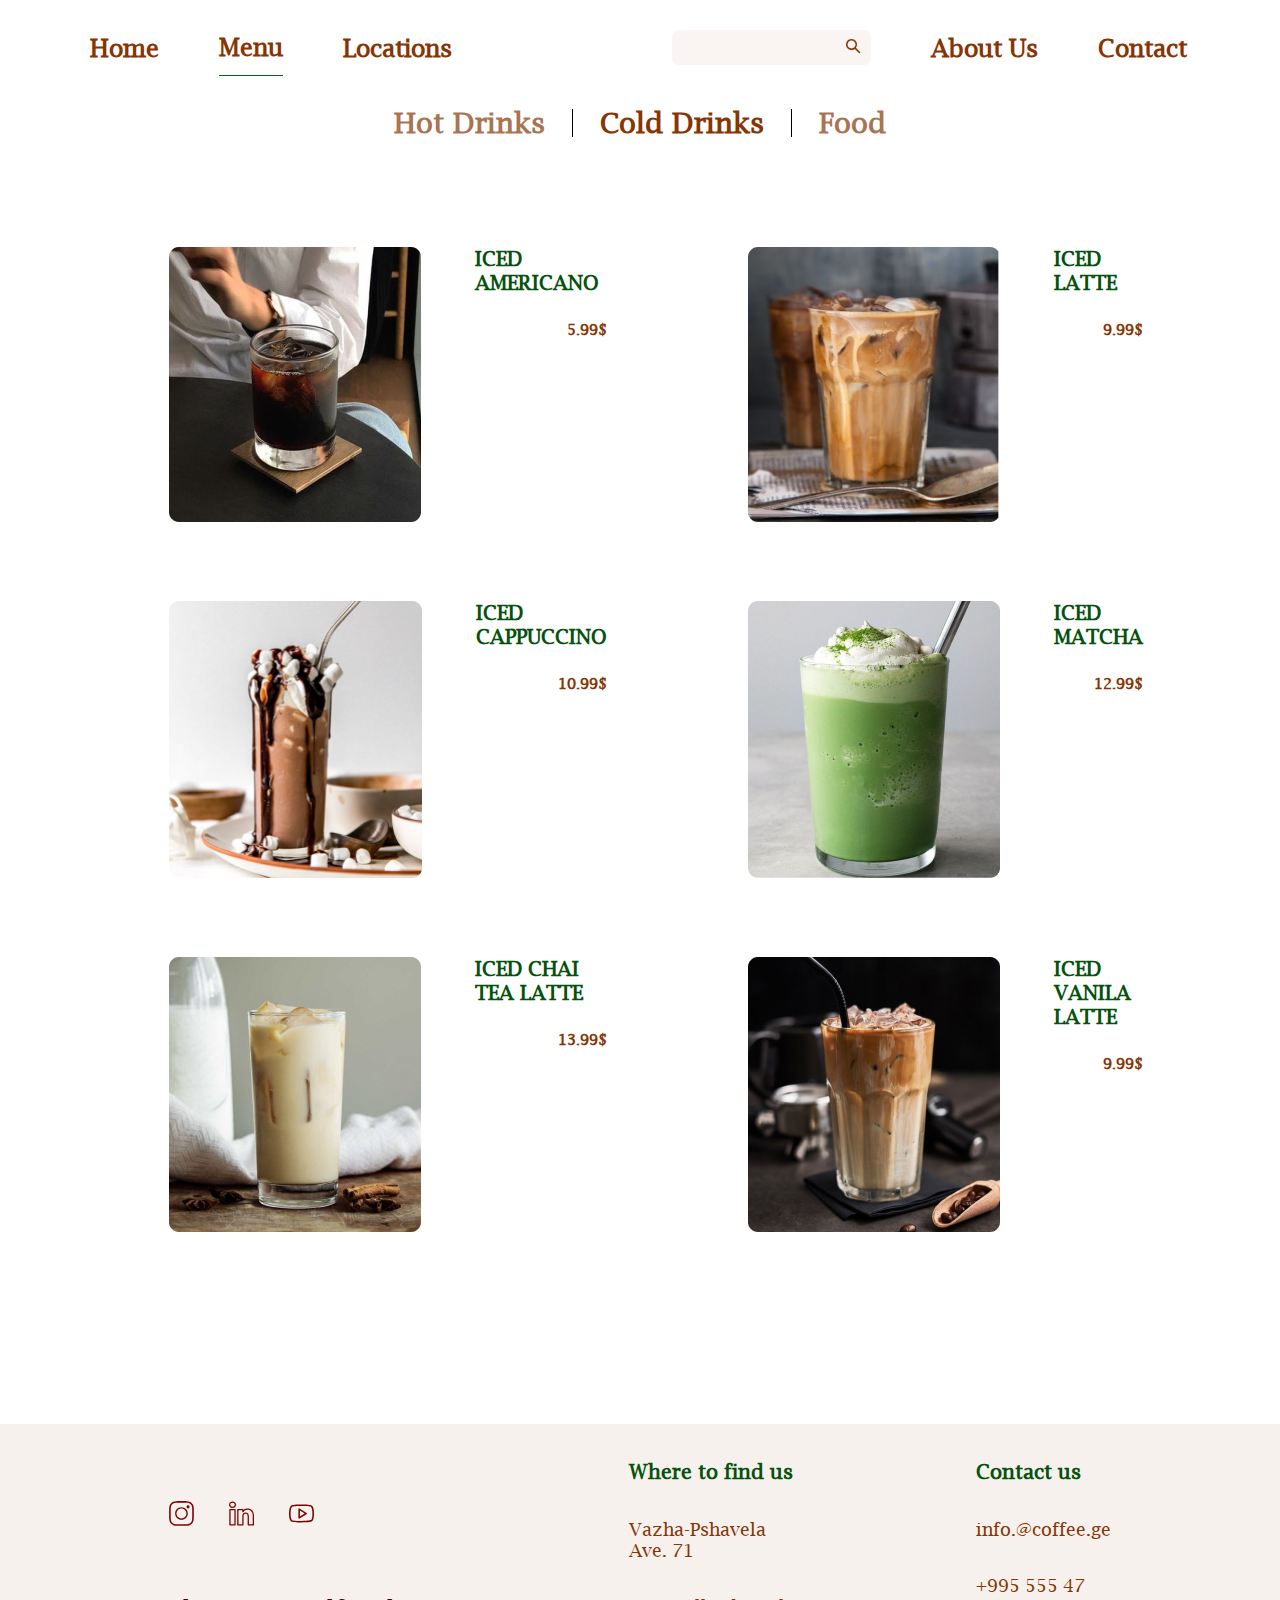
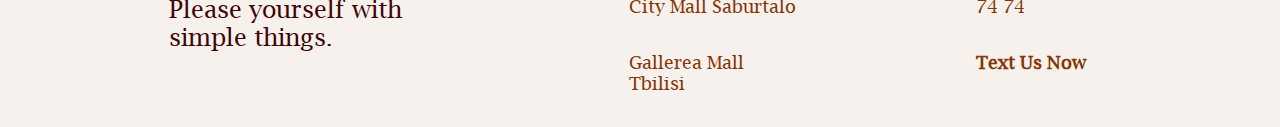
<file: static/pages/cold-drinks.html>
<!DOCTYPE html>
<html lang="en">
<head>
    <meta charset="UTF-8">
    <meta http-equiv="X-UA-Compatible" content="IE=edge">
    <meta name="viewport" content="width=device-width, initial-scale=1.0">
    <link rel="stylesheet" href="../css/reset.css">
    <link rel="stylesheet" href="../css/style.css">
    <title>Home</title>
</head>
<body>
    <header>
        <div class="container">
            <nav>
                <ul>
                    <li><a href="../../index.html">home</a></li>
                    <li class="active-nav"><a href="menu.html">menu</a></li>
                    <li><a href="locations.html">locations</a></li>
                    <li>
                        <form>
                            <input type="text">
                            <button type="submit">
                                <svg width="15" height="15" viewBox="0 0 15 15" fill="none"
                                    xmlns="http://www.w3.org/2000/svg">
                                    <path
                                        d="M5.50003 1.07809e-08C6.52393 -6.40861e-05 7.52751 0.285684 8.39781 0.825075C9.2681 1.36447 9.97055 2.13608 10.4261 3.05306C10.8816 3.97004 11.0721 4.99597 10.9762 6.01536C10.8802 7.03475 10.5017 8.00712 9.88304 8.823L14.03 12.97C14.163 13.104 14.2405 13.2832 14.2472 13.4719C14.2538 13.6605 14.1891 13.8447 14.0659 13.9878C13.9427 14.1308 13.7701 14.2221 13.5825 14.2434C13.395 14.2648 13.2062 14.2147 13.054 14.103L12.97 14.03L8.82304 9.883C8.12761 10.4102 7.31671 10.7643 6.45736 10.9161C5.59801 11.0679 4.71487 11.0131 3.8809 10.7561C3.04694 10.4992 2.28609 10.0474 1.66122 9.43827C1.03635 8.82911 0.565403 8.08001 0.287285 7.25286C0.00916761 6.4257 -0.0681353 5.54424 0.0617636 4.6813C0.191662 3.81837 0.525034 2.99872 1.03433 2.2901C1.54363 1.58148 2.21424 1.00421 2.99075 0.606002C3.76726 0.207794 4.62738 7.20708e-05 5.50003 1.07809e-08ZM5.50003 1.5C4.43917 1.5 3.42175 1.92143 2.67161 2.67157C1.92146 3.42172 1.50003 4.43913 1.50003 5.5C1.50003 6.56087 1.92146 7.57828 2.67161 8.32843C3.42175 9.07857 4.43917 9.5 5.50003 9.5C6.5609 9.5 7.57832 9.07857 8.32846 8.32843C9.07861 7.57828 9.50004 6.56087 9.50004 5.5C9.50004 4.43913 9.07861 3.42172 8.32846 2.67157C7.57832 1.92143 6.5609 1.5 5.50003 1.5Z"
                                        fill="#863503" />
                                </svg>
                            </button>
                        </form>
                    </li>
                    <li><a href="about.html">about us</a></li>
                    <li><a href="contact.html">contact</a></li>
                </ul>
            </nav>
        </div>
    </header>
<main>
    <div class="filters">
    <a href="menu.html">Hot Drinks</a>
    <a class="active-filter" href="cold-drinks.html">Cold Drinks</a>
    <a class="last-filter" href="food.html">Food</a>
    </div>
    <div class="menu-container">
    <section class="menu-content">
        <div class="menu-product">
            <img src="../img/ICED AMERICANO.png" alt="iced americano coffee">
            <div class="product-info">
                <h3>ICED AMERICANO</h3>
                <span>5.99$</span>
            </div>
        </div>
        <div class="menu-product">
            <img src="../img/ICED LATTE.png" alt="iced latte coffee">
            <div class="product-info">
                <h3>ICED LATTE</h3>
                <span>9.99$</span>
            </div>
        </div>
        <div class="menu-product">
            <img src="../img/ICED CAPPUCCINO.png" alt="iced cappuccino coffee">
            <div class="product-info">
                <h3>ICED CAPPUCCINO</h3>
                <span>10.99$</span>
            </div>
        </div>
        <div class="menu-product">
            <img src="../img/ICED MATCHA.png" alt="iced matcha coffee">
            <div class="product-info">
                <h3>ICED MATCHA</h3>
                <span>12.99$</span>
            </div>
        </div>
        <div class="menu-product">
            <img src="../img/ICED CHAI TEA LATTE.png" alt="iced chai latte coffee">
            <div class="product-info">
                <h3>ICED CHAI TEA LATTE</h3>
                <span>13.99$</span>
            </div>
        </div>
        <div class="menu-product">
            <img src="../img/ICED VANILA LATTE.png" alt="iced vanilla latte coffee">
            <div class="product-info">
                <h3>ICED VANILA LATTE</h3>
                <span>9.99$</span>
            </div>
        </div>
        </div>
    </section>
</div>
</main>
<footer>
    <div class="footer-container">
        <div class="first-column">
        <div class="social-media-icons">
        <button>
            <svg width="25" height="25" viewBox="0 0 25 25" fill="none" xmlns="http://www.w3.org/2000/svg">
                <path d="M12.4756 0.0976562C15.8447 0.0976562 16.2598 0.12207 17.5781 0.170898C18.8721 0.219727 19.7754 0.439453 20.5811 0.756836C21.4111 1.07422 22.0947 1.48926 22.7783 2.17285C23.4619 2.85645 23.877 3.54004 24.1943 4.37012C24.5117 5.17578 24.7314 6.0791 24.7803 7.37305C24.8291 8.69141 24.8535 9.10645 24.8535 12.4756C24.8535 15.8447 24.8291 16.2598 24.7803 17.5781C24.7314 18.8721 24.5117 19.7754 24.1943 20.5811C23.877 21.4111 23.4619 22.0947 22.7783 22.7783C22.0947 23.4619 21.4111 23.877 20.5811 24.1943C19.7754 24.5117 18.8721 24.7314 17.5781 24.7803C16.2598 24.8291 15.8447 24.8535 12.4756 24.8535C9.10645 24.8535 8.69141 24.8291 7.37305 24.7803C6.0791 24.7314 5.17578 24.5117 4.37012 24.1943C3.54004 23.877 2.85645 23.4619 2.17285 22.7783C1.48926 22.0947 1.07422 21.4111 0.756836 20.5811C0.439453 19.7754 0.219727 18.8721 0.170898 17.5781C0.12207 16.2598 0.0976562 15.8447 0.0976562 12.4756C0.0976562 9.10645 0.12207 8.69141 0.170898 7.37305C0.219727 6.0791 0.439453 5.17578 0.756836 4.37012C1.07422 3.54004 1.48926 2.85645 2.17285 2.17285C2.85645 1.48926 3.54004 1.07422 4.37012 0.756836C5.17578 0.439453 6.0791 0.219727 7.37305 0.170898C8.69141 0.12207 9.10645 0.0976562 12.4756 0.0976562ZM12.4756 1.70898C8.95996 1.70898 8.54492 1.7334 7.17773 1.78223C5.9082 1.83105 5.2002 2.0752 4.73633 2.24609C3.54004 2.73438 2.73438 3.54004 2.24609 4.73633C2.0752 5.2002 1.83105 5.9082 1.78223 7.17773C1.7334 8.54492 1.70898 8.95996 1.70898 12.4756C1.70898 15.9912 1.7334 16.4062 1.78223 17.7734C1.83105 19.043 2.0752 19.751 2.24609 20.2148C2.73438 21.4111 3.54004 22.2168 4.73633 22.7051C5.2002 22.876 5.9082 23.1201 7.17773 23.1689C8.54492 23.2178 8.95996 23.2422 12.4756 23.2422C15.9912 23.2422 16.4062 23.2178 17.7734 23.1689C19.043 23.1201 19.751 22.876 20.2148 22.7051C21.4111 22.2168 22.2168 21.4111 22.7051 20.2148C22.876 19.751 23.1201 19.043 23.1689 17.7734C23.2178 16.4062 23.2422 15.9912 23.2422 12.4756C23.2422 8.95996 23.2178 8.54492 23.1689 7.17773C23.1201 5.9082 22.876 5.2002 22.7051 4.73633C22.2168 3.54004 21.4111 2.73438 20.2148 2.24609C19.751 2.0752 19.043 1.83105 17.7734 1.78223C16.4062 1.7334 15.9912 1.70898 12.4756 1.70898ZM12.4756 17.4316C15.21 17.4316 17.4316 15.21 17.4316 12.4756C17.4316 9.74121 15.21 7.51953 12.4756 7.51953C9.74121 7.51953 7.51953 9.74121 7.51953 12.4756C7.51953 15.21 9.74121 17.4316 12.4756 17.4316ZM12.4756 6.12793C15.9912 6.12793 18.8232 8.95996 18.8232 12.4756C18.8232 15.9912 15.9912 18.8232 12.4756 18.8232C8.95996 18.8232 6.12793 15.9912 6.12793 12.4756C6.12793 8.95996 8.95996 6.12793 12.4756 6.12793ZM20.5811 5.88379C20.5811 6.71387 19.8975 7.34863 19.0674 7.34863C18.2373 7.34863 17.6025 6.71387 17.6025 5.88379C17.6025 5.05371 18.2373 4.37012 19.0674 4.37012C19.8975 4.37012 20.5811 5.05371 20.5811 5.88379Z" fill="#7D0202"/>
                </svg>
        </button>
        <button>
            <svg width="25" height="25" viewBox="0 0 25 25" fill="none" xmlns="http://www.w3.org/2000/svg">
                <path d="M24.3602 24.4734H19.2815C18.9222 24.4734 18.6319 24.1831 18.6319 23.8238V15.6447C18.6319 12.8396 17.185 12.8396 16.7077 12.8396C15.4232 12.8396 14.877 13.8534 14.6998 14.2914C14.6161 14.4883 14.5767 14.8229 14.5767 15.2904V23.8288C14.5767 24.1881 14.2864 24.4784 13.9272 24.4784H8.84352C8.67128 24.4784 8.50395 24.4095 8.38093 24.2865C8.2579 24.1635 8.18901 23.9961 8.19391 23.8239C8.19391 23.6861 8.26281 9.97054 8.19391 8.56797C8.18408 8.3908 8.24804 8.21856 8.37109 8.09061C8.49413 7.96265 8.66144 7.88882 8.8435 7.88882H13.9272C14.2864 7.88882 14.5768 8.17916 14.5768 8.53841V8.92227C15.4331 8.15948 16.6683 7.52955 18.5088 7.52955C22.5787 7.52955 25.0098 10.3445 25.0098 15.0591V23.8238C25.0098 24.1831 24.7195 24.4734 24.3602 24.4734ZM19.9311 23.1743L23.7156 23.1742V15.059C23.7156 11.0974 21.8209 8.82869 18.5138 8.82869C16.3041 8.82869 15.2313 9.93106 14.5571 10.9399C14.4784 11.2057 14.2274 11.4025 13.9321 11.4025H13.8977C13.6614 11.4025 13.4449 11.2746 13.3317 11.0679C13.2432 10.9055 13.2234 10.7185 13.2825 10.5462V9.18306H9.5079C9.54235 11.8947 9.5079 20.6693 9.49806 23.1693H13.2776V15.2854C13.2776 14.6309 13.3465 14.1585 13.4941 13.7992C14.065 12.3868 15.2657 11.5355 16.7028 11.5355C18.75 11.5355 19.9262 13.0316 19.9262 15.6398V23.1742H19.9311L19.9311 23.1743ZM6.03349 24.4733H0.949828C0.590576 24.4733 0.300244 24.183 0.300244 23.8237V8.53836C0.300244 8.17911 0.590576 7.88875 0.949828 7.88875H6.03349C6.39274 7.88875 6.68308 8.17911 6.68308 8.53834V23.8238C6.68308 24.183 6.39274 24.4734 6.03349 24.4734V24.4733ZM1.59946 23.1742H5.38388V9.18792H1.59949V23.1742L1.59946 23.1742ZM3.49411 7.10132L3.45964 7.1013C1.45669 7.1013 0 5.7135 0 3.80405C0 1.89954 1.4813 0.511719 3.52854 0.511719C5.54133 0.511719 6.97836 1.86013 7.01774 3.78928C7.01774 5.7135 5.53645 7.1013 3.49411 7.1013V7.10132ZM3.52854 1.81587C2.19487 1.81587 1.29922 2.61804 1.29922 3.80901C1.29922 4.98025 2.18506 5.8021 3.45967 5.8021H3.49409C4.82285 5.8021 5.7185 4.99993 5.7185 3.80899C5.69389 2.60327 4.83269 1.81587 3.52854 1.81587Z" fill="#7D0202"/>
                </svg>
        </button>
        <button>
            <svg width="25" height="19" viewBox="0 0 25 19" fill="none" xmlns="http://www.w3.org/2000/svg">
                <path d="M22.9673 1.63125C22.2899 1.14375 20.4024 0.496094 12.4934 0.496094C4.01806 0.496094 2.76064 1.23984 2.3571 1.4832C0.209448 2.77341 0.00554197 8.48552 -0.0131836 9.64372C0.0125976 11.1735 0.259863 16.2629 2.35556 17.5219C2.75832 17.7644 4.00869 18.5039 12.4934 18.5039C20.4075 18.5039 22.2927 17.8594 22.9673 17.3738C24.7977 16.057 25.0083 11.5223 25.0133 9.62385C25.0087 8.09729 24.8485 2.98635 22.9673 1.63127L22.9673 1.63125ZM22.0548 16.1059C21.7825 16.3019 20.2192 16.9414 12.4934 16.9414C5.02426 16.9414 3.45708 16.3617 3.16098 16.1832C2.40708 15.7308 1.61138 13.3297 1.5489 9.63943C1.61062 5.9574 2.41726 3.26951 3.16259 2.82263C3.45947 2.64333 5.03249 2.05896 12.4934 2.05896C20.2129 2.05896 21.7805 2.70273 22.0547 2.89961C22.7239 3.38164 23.4403 5.91914 23.4508 9.6289C23.4403 13.3969 22.7192 15.6277 22.0547 16.1059H22.0548ZM17.5883 8.8855L10.5587 4.5718C10.4402 4.50034 10.3048 4.46164 10.1665 4.45965C10.0281 4.45766 9.89169 4.49245 9.77118 4.56047C9.65056 4.6285 9.55018 4.72736 9.48031 4.84692C9.41044 4.96648 9.37359 5.10246 9.37353 5.24094V13.8698C9.37363 14.077 9.45597 14.2757 9.60246 14.4222C9.74895 14.5686 9.94761 14.651 10.1548 14.6511C10.297 14.6511 10.4365 14.6124 10.5583 14.539L17.588 10.2238C17.8223 10.082 17.9657 9.82849 17.9657 9.55463C17.9657 9.28078 17.8227 9.02651 17.5884 8.8855H17.5883ZM10.9364 12.4859V6.62412L15.6728 9.55459L10.9364 12.4859Z" fill="#7D0202"/>
                </svg>
        </button>
    </div>
        <span>Please yourself with simple things.</span>
    </div>
    <div class="second-column">
        <h4>Where to find us</h4>
        <address>Vazha-Pshavela Ave. 71</address>
        <address>City Mall Saburtalo</address>
        <address>Gallerea Mall Tbilisi</address>
    </div>
    <div class="third-column">
        <h4>Contact us</h4>
        <address>info.@coffee.ge</address>
        <address>+995 555 47 74 74</address>
        <button>Text Us Now</button>
    </div>
</footer>
</body>
</html>
</file>
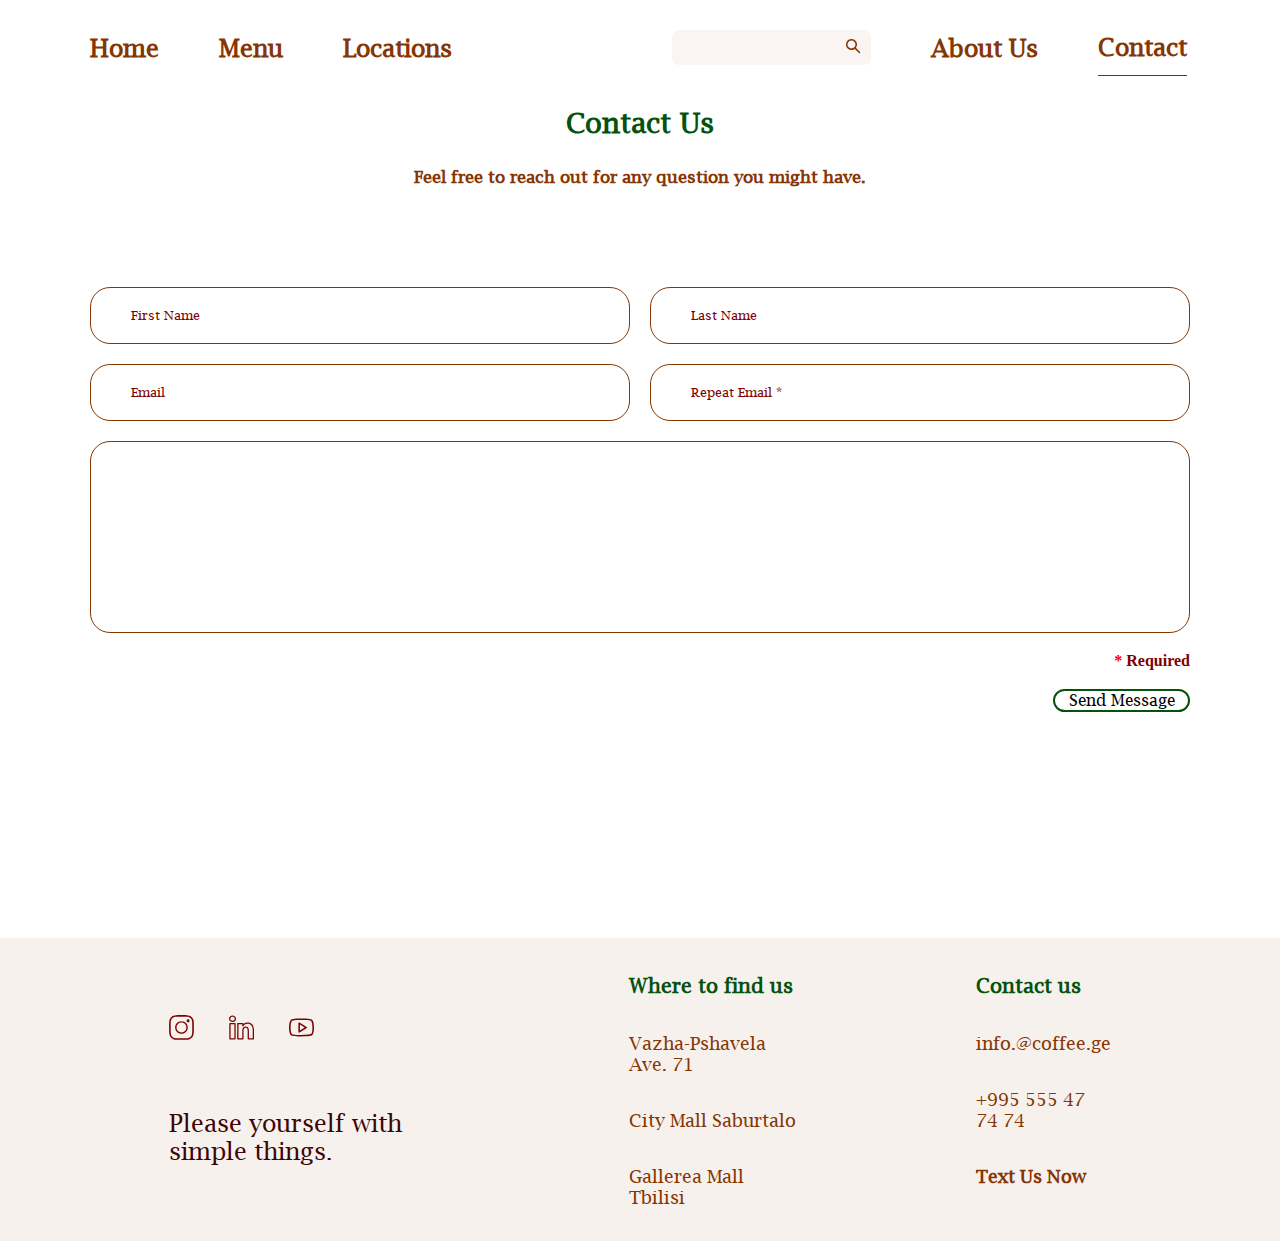
<file: static/pages/contact.html>
<!DOCTYPE html>
<html lang="en">

<head>
    <meta charset="UTF-8">
    <meta http-equiv="X-UA-Compatible" content="IE=edge">
    <meta name="viewport" content="width=device-width, initial-scale=1.0">
    <link rel="stylesheet" href="../css/reset.css">
    <link rel="stylesheet" href="../css/style.css">
    <title>contact</title>
</head>
<body>
    <header>
        <div class="container">
            <nav>
                <ul>
                    <li><a href="../../index.html">home</a></li>
                    <li><a href="menu.html">menu</a></li>
                    <li><a href="locations.html">locations</a></li>
                    <li>
                        <form>
                            <input type="text">
                            <button type="submit">
                                <svg width="15" height="15" viewBox="0 0 15 15" fill="none"
                                    xmlns="http://www.w3.org/2000/svg">
                                    <path
                                        d="M5.50003 1.07809e-08C6.52393 -6.40861e-05 7.52751 0.285684 8.39781 0.825075C9.2681 1.36447 9.97055 2.13608 10.4261 3.05306C10.8816 3.97004 11.0721 4.99597 10.9762 6.01536C10.8802 7.03475 10.5017 8.00712 9.88304 8.823L14.03 12.97C14.163 13.104 14.2405 13.2832 14.2472 13.4719C14.2538 13.6605 14.1891 13.8447 14.0659 13.9878C13.9427 14.1308 13.7701 14.2221 13.5825 14.2434C13.395 14.2648 13.2062 14.2147 13.054 14.103L12.97 14.03L8.82304 9.883C8.12761 10.4102 7.31671 10.7643 6.45736 10.9161C5.59801 11.0679 4.71487 11.0131 3.8809 10.7561C3.04694 10.4992 2.28609 10.0474 1.66122 9.43827C1.03635 8.82911 0.565403 8.08001 0.287285 7.25286C0.00916761 6.4257 -0.0681353 5.54424 0.0617636 4.6813C0.191662 3.81837 0.525034 2.99872 1.03433 2.2901C1.54363 1.58148 2.21424 1.00421 2.99075 0.606002C3.76726 0.207794 4.62738 7.20708e-05 5.50003 1.07809e-08ZM5.50003 1.5C4.43917 1.5 3.42175 1.92143 2.67161 2.67157C1.92146 3.42172 1.50003 4.43913 1.50003 5.5C1.50003 6.56087 1.92146 7.57828 2.67161 8.32843C3.42175 9.07857 4.43917 9.5 5.50003 9.5C6.5609 9.5 7.57832 9.07857 8.32846 8.32843C9.07861 7.57828 9.50004 6.56087 9.50004 5.5C9.50004 4.43913 9.07861 3.42172 8.32846 2.67157C7.57832 1.92143 6.5609 1.5 5.50003 1.5Z"
                                        fill="#863503" />
                                </svg>
                            </button>
                        </form>
                    </li>
                    <li><a href="about.html">about us</a></li>
                    <li class="active-nav"><a href="contact.html">contact</a></li>
                </ul>
            </nav>
        </div>
    </header>
    <main>
        <section>
            <div class="text-center contact-page-title">
                <h1 class="page-title">Contact Us</h1>
                <p>Feel free to reach out for any question you might have.</p>
            </div>
            <div class="container">
                <form class="form-wrapper" action="submit.html">
                    <input required type="text" placeholder="First Name">
                    <input required type="text" placeholder="Last Name">
                    <input required type="email" placeholder="Email">
                    <input required type="email" placeholder="Repeat Email *">
                    <textarea name="" id="" cols="30" rows="10" placeholder="Your Message">
                    </textarea>
                    <div class="required">
                    <span>*</span>
                    <span>Required</span>
                    </div>
                    <div class="submit">
                    <button class="submit-button" type="submit">Send Message</button>
                    </div>
                </form>
            </div>
        </section>
    </main>
    <footer>
        <div class="footer-container">
            <div class="first-column">
            <div class="social-media-icons">
            <button>
                <svg width="25" height="25" viewBox="0 0 25 25" fill="none" xmlns="http://www.w3.org/2000/svg">
                    <path d="M12.4756 0.0976562C15.8447 0.0976562 16.2598 0.12207 17.5781 0.170898C18.8721 0.219727 19.7754 0.439453 20.5811 0.756836C21.4111 1.07422 22.0947 1.48926 22.7783 2.17285C23.4619 2.85645 23.877 3.54004 24.1943 4.37012C24.5117 5.17578 24.7314 6.0791 24.7803 7.37305C24.8291 8.69141 24.8535 9.10645 24.8535 12.4756C24.8535 15.8447 24.8291 16.2598 24.7803 17.5781C24.7314 18.8721 24.5117 19.7754 24.1943 20.5811C23.877 21.4111 23.4619 22.0947 22.7783 22.7783C22.0947 23.4619 21.4111 23.877 20.5811 24.1943C19.7754 24.5117 18.8721 24.7314 17.5781 24.7803C16.2598 24.8291 15.8447 24.8535 12.4756 24.8535C9.10645 24.8535 8.69141 24.8291 7.37305 24.7803C6.0791 24.7314 5.17578 24.5117 4.37012 24.1943C3.54004 23.877 2.85645 23.4619 2.17285 22.7783C1.48926 22.0947 1.07422 21.4111 0.756836 20.5811C0.439453 19.7754 0.219727 18.8721 0.170898 17.5781C0.12207 16.2598 0.0976562 15.8447 0.0976562 12.4756C0.0976562 9.10645 0.12207 8.69141 0.170898 7.37305C0.219727 6.0791 0.439453 5.17578 0.756836 4.37012C1.07422 3.54004 1.48926 2.85645 2.17285 2.17285C2.85645 1.48926 3.54004 1.07422 4.37012 0.756836C5.17578 0.439453 6.0791 0.219727 7.37305 0.170898C8.69141 0.12207 9.10645 0.0976562 12.4756 0.0976562ZM12.4756 1.70898C8.95996 1.70898 8.54492 1.7334 7.17773 1.78223C5.9082 1.83105 5.2002 2.0752 4.73633 2.24609C3.54004 2.73438 2.73438 3.54004 2.24609 4.73633C2.0752 5.2002 1.83105 5.9082 1.78223 7.17773C1.7334 8.54492 1.70898 8.95996 1.70898 12.4756C1.70898 15.9912 1.7334 16.4062 1.78223 17.7734C1.83105 19.043 2.0752 19.751 2.24609 20.2148C2.73438 21.4111 3.54004 22.2168 4.73633 22.7051C5.2002 22.876 5.9082 23.1201 7.17773 23.1689C8.54492 23.2178 8.95996 23.2422 12.4756 23.2422C15.9912 23.2422 16.4062 23.2178 17.7734 23.1689C19.043 23.1201 19.751 22.876 20.2148 22.7051C21.4111 22.2168 22.2168 21.4111 22.7051 20.2148C22.876 19.751 23.1201 19.043 23.1689 17.7734C23.2178 16.4062 23.2422 15.9912 23.2422 12.4756C23.2422 8.95996 23.2178 8.54492 23.1689 7.17773C23.1201 5.9082 22.876 5.2002 22.7051 4.73633C22.2168 3.54004 21.4111 2.73438 20.2148 2.24609C19.751 2.0752 19.043 1.83105 17.7734 1.78223C16.4062 1.7334 15.9912 1.70898 12.4756 1.70898ZM12.4756 17.4316C15.21 17.4316 17.4316 15.21 17.4316 12.4756C17.4316 9.74121 15.21 7.51953 12.4756 7.51953C9.74121 7.51953 7.51953 9.74121 7.51953 12.4756C7.51953 15.21 9.74121 17.4316 12.4756 17.4316ZM12.4756 6.12793C15.9912 6.12793 18.8232 8.95996 18.8232 12.4756C18.8232 15.9912 15.9912 18.8232 12.4756 18.8232C8.95996 18.8232 6.12793 15.9912 6.12793 12.4756C6.12793 8.95996 8.95996 6.12793 12.4756 6.12793ZM20.5811 5.88379C20.5811 6.71387 19.8975 7.34863 19.0674 7.34863C18.2373 7.34863 17.6025 6.71387 17.6025 5.88379C17.6025 5.05371 18.2373 4.37012 19.0674 4.37012C19.8975 4.37012 20.5811 5.05371 20.5811 5.88379Z" fill="#7D0202"/>
                    </svg>
            </button>
            <button>
                <svg width="25" height="25" viewBox="0 0 25 25" fill="none" xmlns="http://www.w3.org/2000/svg">
                    <path d="M24.3602 24.4734H19.2815C18.9222 24.4734 18.6319 24.1831 18.6319 23.8238V15.6447C18.6319 12.8396 17.185 12.8396 16.7077 12.8396C15.4232 12.8396 14.877 13.8534 14.6998 14.2914C14.6161 14.4883 14.5767 14.8229 14.5767 15.2904V23.8288C14.5767 24.1881 14.2864 24.4784 13.9272 24.4784H8.84352C8.67128 24.4784 8.50395 24.4095 8.38093 24.2865C8.2579 24.1635 8.18901 23.9961 8.19391 23.8239C8.19391 23.6861 8.26281 9.97054 8.19391 8.56797C8.18408 8.3908 8.24804 8.21856 8.37109 8.09061C8.49413 7.96265 8.66144 7.88882 8.8435 7.88882H13.9272C14.2864 7.88882 14.5768 8.17916 14.5768 8.53841V8.92227C15.4331 8.15948 16.6683 7.52955 18.5088 7.52955C22.5787 7.52955 25.0098 10.3445 25.0098 15.0591V23.8238C25.0098 24.1831 24.7195 24.4734 24.3602 24.4734ZM19.9311 23.1743L23.7156 23.1742V15.059C23.7156 11.0974 21.8209 8.82869 18.5138 8.82869C16.3041 8.82869 15.2313 9.93106 14.5571 10.9399C14.4784 11.2057 14.2274 11.4025 13.9321 11.4025H13.8977C13.6614 11.4025 13.4449 11.2746 13.3317 11.0679C13.2432 10.9055 13.2234 10.7185 13.2825 10.5462V9.18306H9.5079C9.54235 11.8947 9.5079 20.6693 9.49806 23.1693H13.2776V15.2854C13.2776 14.6309 13.3465 14.1585 13.4941 13.7992C14.065 12.3868 15.2657 11.5355 16.7028 11.5355C18.75 11.5355 19.9262 13.0316 19.9262 15.6398V23.1742H19.9311L19.9311 23.1743ZM6.03349 24.4733H0.949828C0.590576 24.4733 0.300244 24.183 0.300244 23.8237V8.53836C0.300244 8.17911 0.590576 7.88875 0.949828 7.88875H6.03349C6.39274 7.88875 6.68308 8.17911 6.68308 8.53834V23.8238C6.68308 24.183 6.39274 24.4734 6.03349 24.4734V24.4733ZM1.59946 23.1742H5.38388V9.18792H1.59949V23.1742L1.59946 23.1742ZM3.49411 7.10132L3.45964 7.1013C1.45669 7.1013 0 5.7135 0 3.80405C0 1.89954 1.4813 0.511719 3.52854 0.511719C5.54133 0.511719 6.97836 1.86013 7.01774 3.78928C7.01774 5.7135 5.53645 7.1013 3.49411 7.1013V7.10132ZM3.52854 1.81587C2.19487 1.81587 1.29922 2.61804 1.29922 3.80901C1.29922 4.98025 2.18506 5.8021 3.45967 5.8021H3.49409C4.82285 5.8021 5.7185 4.99993 5.7185 3.80899C5.69389 2.60327 4.83269 1.81587 3.52854 1.81587Z" fill="#7D0202"/>
                    </svg>
            </button>
            <button>
                <svg width="25" height="19" viewBox="0 0 25 19" fill="none" xmlns="http://www.w3.org/2000/svg">
                    <path d="M22.9673 1.63125C22.2899 1.14375 20.4024 0.496094 12.4934 0.496094C4.01806 0.496094 2.76064 1.23984 2.3571 1.4832C0.209448 2.77341 0.00554197 8.48552 -0.0131836 9.64372C0.0125976 11.1735 0.259863 16.2629 2.35556 17.5219C2.75832 17.7644 4.00869 18.5039 12.4934 18.5039C20.4075 18.5039 22.2927 17.8594 22.9673 17.3738C24.7977 16.057 25.0083 11.5223 25.0133 9.62385C25.0087 8.09729 24.8485 2.98635 22.9673 1.63127L22.9673 1.63125ZM22.0548 16.1059C21.7825 16.3019 20.2192 16.9414 12.4934 16.9414C5.02426 16.9414 3.45708 16.3617 3.16098 16.1832C2.40708 15.7308 1.61138 13.3297 1.5489 9.63943C1.61062 5.9574 2.41726 3.26951 3.16259 2.82263C3.45947 2.64333 5.03249 2.05896 12.4934 2.05896C20.2129 2.05896 21.7805 2.70273 22.0547 2.89961C22.7239 3.38164 23.4403 5.91914 23.4508 9.6289C23.4403 13.3969 22.7192 15.6277 22.0547 16.1059H22.0548ZM17.5883 8.8855L10.5587 4.5718C10.4402 4.50034 10.3048 4.46164 10.1665 4.45965C10.0281 4.45766 9.89169 4.49245 9.77118 4.56047C9.65056 4.6285 9.55018 4.72736 9.48031 4.84692C9.41044 4.96648 9.37359 5.10246 9.37353 5.24094V13.8698C9.37363 14.077 9.45597 14.2757 9.60246 14.4222C9.74895 14.5686 9.94761 14.651 10.1548 14.6511C10.297 14.6511 10.4365 14.6124 10.5583 14.539L17.588 10.2238C17.8223 10.082 17.9657 9.82849 17.9657 9.55463C17.9657 9.28078 17.8227 9.02651 17.5884 8.8855H17.5883ZM10.9364 12.4859V6.62412L15.6728 9.55459L10.9364 12.4859Z" fill="#7D0202"/>
                    </svg>
            </button>
        </div>
            <span>Please yourself with simple things.</span>
        </div>
        <div class="second-column">
            <h4>Where to find us</h4>
            <address>Vazha-Pshavela Ave. 71</address>
            <address>City Mall Saburtalo</address>
            <address>Gallerea Mall Tbilisi</address>
        </div>
        <div class="third-column">
            <h4>Contact us</h4>
            <address>info.@coffee.ge</address>
            <address>+995 555 47 74 74</address>
            <button>Text Us Now</button>
        </div>
    </footer>
    </body>
    </html>
</file>
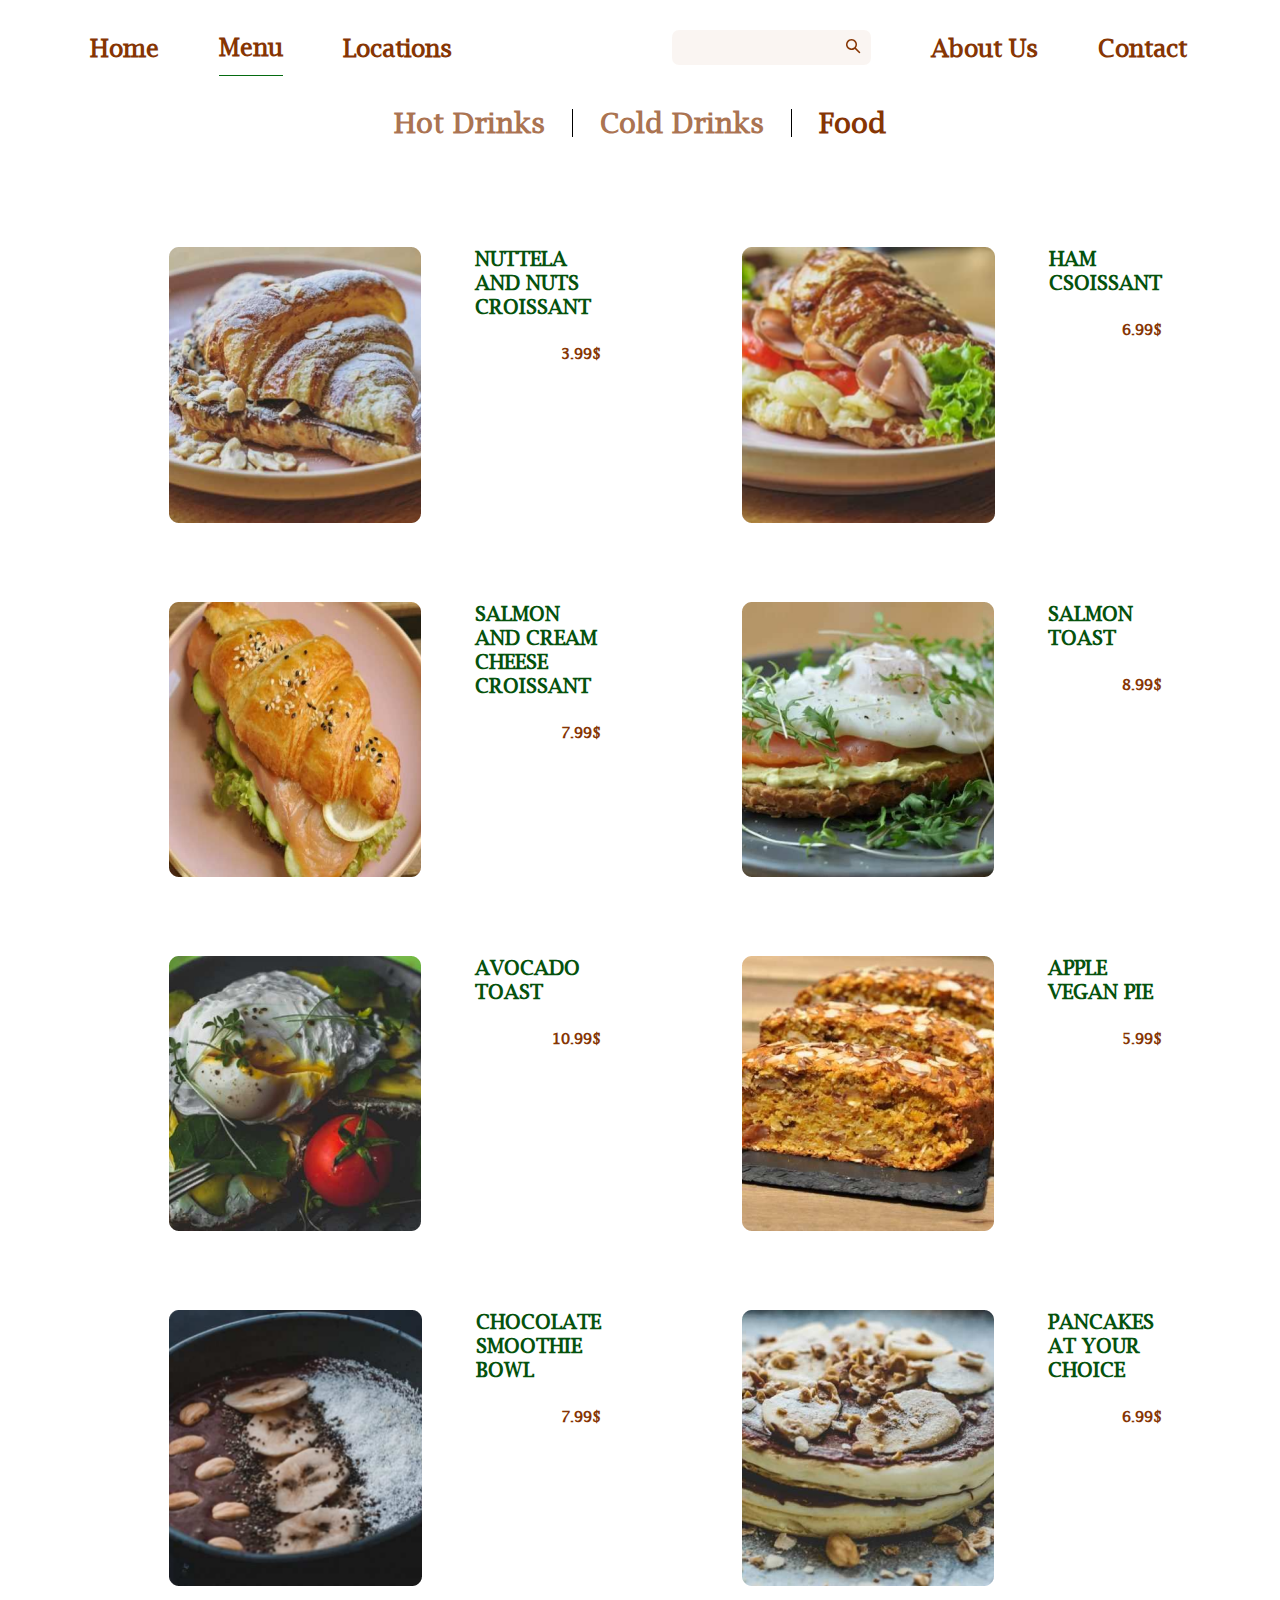
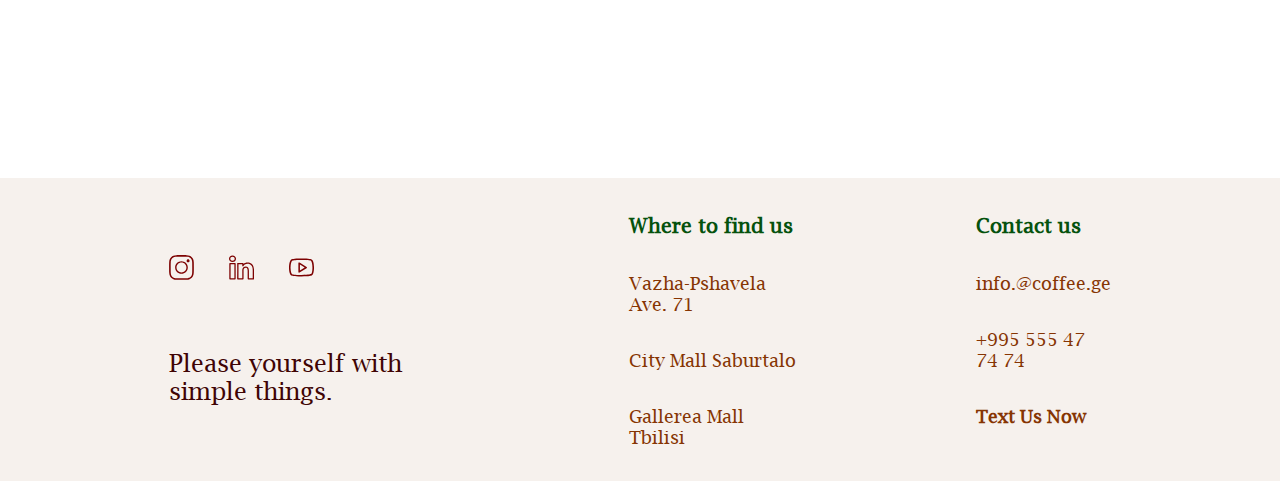
<file: static/pages/food.html>
<!DOCTYPE html>
<html lang="en">
<head>
    <meta charset="UTF-8">
    <meta http-equiv="X-UA-Compatible" content="IE=edge">
    <meta name="viewport" content="width=device-width, initial-scale=1.0">
    <link rel="stylesheet" href="../css/reset.css">
    <link rel="stylesheet" href="../css/style.css">
    <title>Home</title>
</head>
<body>
    <header>
        <div class="container">
            <nav>
                <ul>
                    <li><a href="../../index.html">home</a></li>
                    <li class="active-nav"><a href="menu.html">menu</a></li>
                    <li><a href="locations.html">locations</a></li>
                    <li>
                        <form>
                            <input type="text">
                            <button type="submit">
                                <svg width="15" height="15" viewBox="0 0 15 15" fill="none"
                                    xmlns="http://www.w3.org/2000/svg">
                                    <path
                                        d="M5.50003 1.07809e-08C6.52393 -6.40861e-05 7.52751 0.285684 8.39781 0.825075C9.2681 1.36447 9.97055 2.13608 10.4261 3.05306C10.8816 3.97004 11.0721 4.99597 10.9762 6.01536C10.8802 7.03475 10.5017 8.00712 9.88304 8.823L14.03 12.97C14.163 13.104 14.2405 13.2832 14.2472 13.4719C14.2538 13.6605 14.1891 13.8447 14.0659 13.9878C13.9427 14.1308 13.7701 14.2221 13.5825 14.2434C13.395 14.2648 13.2062 14.2147 13.054 14.103L12.97 14.03L8.82304 9.883C8.12761 10.4102 7.31671 10.7643 6.45736 10.9161C5.59801 11.0679 4.71487 11.0131 3.8809 10.7561C3.04694 10.4992 2.28609 10.0474 1.66122 9.43827C1.03635 8.82911 0.565403 8.08001 0.287285 7.25286C0.00916761 6.4257 -0.0681353 5.54424 0.0617636 4.6813C0.191662 3.81837 0.525034 2.99872 1.03433 2.2901C1.54363 1.58148 2.21424 1.00421 2.99075 0.606002C3.76726 0.207794 4.62738 7.20708e-05 5.50003 1.07809e-08ZM5.50003 1.5C4.43917 1.5 3.42175 1.92143 2.67161 2.67157C1.92146 3.42172 1.50003 4.43913 1.50003 5.5C1.50003 6.56087 1.92146 7.57828 2.67161 8.32843C3.42175 9.07857 4.43917 9.5 5.50003 9.5C6.5609 9.5 7.57832 9.07857 8.32846 8.32843C9.07861 7.57828 9.50004 6.56087 9.50004 5.5C9.50004 4.43913 9.07861 3.42172 8.32846 2.67157C7.57832 1.92143 6.5609 1.5 5.50003 1.5Z"
                                        fill="#863503" />
                                </svg>
                            </button>
                        </form>
                    </li>
                    <li><a href="about.html">about us</a></li>
                    <li><a href="contact.html">contact</a></li>
                </ul>
            </nav>
        </div>
    </header>
<main>
    <div class="filters">
    <a href="menu.html">Hot Drinks</a>
    <a href="cold-drinks.html">Cold Drinks</a>
    <a class="active-filter last-filter" href="food.html">Food</a>
    </div>
    <div class="menu-container">
    <section class="menu-content">
        <div class="menu-product">
            <img src="../img/nutella and nuts croissant.png" alt="nutella and nuts croissant ">
            <div class="product-info">
                <h3>NUTTELA AND NUTS CROISSANT</h3>
                <span>3.99$</span>
            </div>
        </div>
        <div class="menu-product">
            <img src="../img/ham croissant.png" alt="ham croissant">
            <div class="product-info">
                <h3>HAM CSOISSANT</h3>
                <span>6.99$</span>
            </div>
        </div>
        <div class="menu-product">
            <img src="../img/salmon and cream cheese croissant.png" alt="salmon and cream cheese croissant">
            <div class="product-info">
                <h3>SALMON AND CREAM CHEESE  CROISSANT</h3>
                <span>7.99$</span>
            </div>
        </div>
        <div class="menu-product">
            <img src="../img/salmon toast.png" alt="salmon toast">
            <div class="product-info">
                <h3>SALMON TOAST</h3>
                <span>8.99$</span>
            </div>
        </div>
        <div class="menu-product">
            <img src="../img/avocado toast.png" alt="avocado toast">
            <div class="product-info">
                <h3>AVOCADO TOAST</h3>
                <span>10.99$</span>
            </div>
        </div>
        <div class="menu-product">
            <img src="../img/apple vegan pie.png" alt="apple vegan pie">
            <div class="product-info">
                <h3>APPLE VEGAN PIE</h3>
                <span>5.99$</span>
            </div>
        </div>
        <div class="menu-product">
            <img src="../img/chocolate smoothie bowl.png" alt="chocolate smoothie bowl">
            <div class="product-info">
                <h3>CHOCOLATE SMOOTHIE BOWL</h3>
                <span>7.99$</span>
            </div>
        </div>
        <div class="menu-product">
            <img src="../img/pancakes at your choice.png" alt="pancakes with chocolate cream and banana">
            <div class="product-info">
                <h3>PANCAKES AT YOUR CHOICE</h3>
                <span>6.99$</span>
            </div>
        </div>
    </section>
</div>
</main>
<footer>
    <div class="footer-container">
        <div class="first-column">
        <div class="social-media-icons">
        <button>
            <svg width="25" height="25" viewBox="0 0 25 25" fill="none" xmlns="http://www.w3.org/2000/svg">
                <path d="M12.4756 0.0976562C15.8447 0.0976562 16.2598 0.12207 17.5781 0.170898C18.8721 0.219727 19.7754 0.439453 20.5811 0.756836C21.4111 1.07422 22.0947 1.48926 22.7783 2.17285C23.4619 2.85645 23.877 3.54004 24.1943 4.37012C24.5117 5.17578 24.7314 6.0791 24.7803 7.37305C24.8291 8.69141 24.8535 9.10645 24.8535 12.4756C24.8535 15.8447 24.8291 16.2598 24.7803 17.5781C24.7314 18.8721 24.5117 19.7754 24.1943 20.5811C23.877 21.4111 23.4619 22.0947 22.7783 22.7783C22.0947 23.4619 21.4111 23.877 20.5811 24.1943C19.7754 24.5117 18.8721 24.7314 17.5781 24.7803C16.2598 24.8291 15.8447 24.8535 12.4756 24.8535C9.10645 24.8535 8.69141 24.8291 7.37305 24.7803C6.0791 24.7314 5.17578 24.5117 4.37012 24.1943C3.54004 23.877 2.85645 23.4619 2.17285 22.7783C1.48926 22.0947 1.07422 21.4111 0.756836 20.5811C0.439453 19.7754 0.219727 18.8721 0.170898 17.5781C0.12207 16.2598 0.0976562 15.8447 0.0976562 12.4756C0.0976562 9.10645 0.12207 8.69141 0.170898 7.37305C0.219727 6.0791 0.439453 5.17578 0.756836 4.37012C1.07422 3.54004 1.48926 2.85645 2.17285 2.17285C2.85645 1.48926 3.54004 1.07422 4.37012 0.756836C5.17578 0.439453 6.0791 0.219727 7.37305 0.170898C8.69141 0.12207 9.10645 0.0976562 12.4756 0.0976562ZM12.4756 1.70898C8.95996 1.70898 8.54492 1.7334 7.17773 1.78223C5.9082 1.83105 5.2002 2.0752 4.73633 2.24609C3.54004 2.73438 2.73438 3.54004 2.24609 4.73633C2.0752 5.2002 1.83105 5.9082 1.78223 7.17773C1.7334 8.54492 1.70898 8.95996 1.70898 12.4756C1.70898 15.9912 1.7334 16.4062 1.78223 17.7734C1.83105 19.043 2.0752 19.751 2.24609 20.2148C2.73438 21.4111 3.54004 22.2168 4.73633 22.7051C5.2002 22.876 5.9082 23.1201 7.17773 23.1689C8.54492 23.2178 8.95996 23.2422 12.4756 23.2422C15.9912 23.2422 16.4062 23.2178 17.7734 23.1689C19.043 23.1201 19.751 22.876 20.2148 22.7051C21.4111 22.2168 22.2168 21.4111 22.7051 20.2148C22.876 19.751 23.1201 19.043 23.1689 17.7734C23.2178 16.4062 23.2422 15.9912 23.2422 12.4756C23.2422 8.95996 23.2178 8.54492 23.1689 7.17773C23.1201 5.9082 22.876 5.2002 22.7051 4.73633C22.2168 3.54004 21.4111 2.73438 20.2148 2.24609C19.751 2.0752 19.043 1.83105 17.7734 1.78223C16.4062 1.7334 15.9912 1.70898 12.4756 1.70898ZM12.4756 17.4316C15.21 17.4316 17.4316 15.21 17.4316 12.4756C17.4316 9.74121 15.21 7.51953 12.4756 7.51953C9.74121 7.51953 7.51953 9.74121 7.51953 12.4756C7.51953 15.21 9.74121 17.4316 12.4756 17.4316ZM12.4756 6.12793C15.9912 6.12793 18.8232 8.95996 18.8232 12.4756C18.8232 15.9912 15.9912 18.8232 12.4756 18.8232C8.95996 18.8232 6.12793 15.9912 6.12793 12.4756C6.12793 8.95996 8.95996 6.12793 12.4756 6.12793ZM20.5811 5.88379C20.5811 6.71387 19.8975 7.34863 19.0674 7.34863C18.2373 7.34863 17.6025 6.71387 17.6025 5.88379C17.6025 5.05371 18.2373 4.37012 19.0674 4.37012C19.8975 4.37012 20.5811 5.05371 20.5811 5.88379Z" fill="#7D0202"/>
                </svg>
        </button>
        <button>
            <svg width="25" height="25" viewBox="0 0 25 25" fill="none" xmlns="http://www.w3.org/2000/svg">
                <path d="M24.3602 24.4734H19.2815C18.9222 24.4734 18.6319 24.1831 18.6319 23.8238V15.6447C18.6319 12.8396 17.185 12.8396 16.7077 12.8396C15.4232 12.8396 14.877 13.8534 14.6998 14.2914C14.6161 14.4883 14.5767 14.8229 14.5767 15.2904V23.8288C14.5767 24.1881 14.2864 24.4784 13.9272 24.4784H8.84352C8.67128 24.4784 8.50395 24.4095 8.38093 24.2865C8.2579 24.1635 8.18901 23.9961 8.19391 23.8239C8.19391 23.6861 8.26281 9.97054 8.19391 8.56797C8.18408 8.3908 8.24804 8.21856 8.37109 8.09061C8.49413 7.96265 8.66144 7.88882 8.8435 7.88882H13.9272C14.2864 7.88882 14.5768 8.17916 14.5768 8.53841V8.92227C15.4331 8.15948 16.6683 7.52955 18.5088 7.52955C22.5787 7.52955 25.0098 10.3445 25.0098 15.0591V23.8238C25.0098 24.1831 24.7195 24.4734 24.3602 24.4734ZM19.9311 23.1743L23.7156 23.1742V15.059C23.7156 11.0974 21.8209 8.82869 18.5138 8.82869C16.3041 8.82869 15.2313 9.93106 14.5571 10.9399C14.4784 11.2057 14.2274 11.4025 13.9321 11.4025H13.8977C13.6614 11.4025 13.4449 11.2746 13.3317 11.0679C13.2432 10.9055 13.2234 10.7185 13.2825 10.5462V9.18306H9.5079C9.54235 11.8947 9.5079 20.6693 9.49806 23.1693H13.2776V15.2854C13.2776 14.6309 13.3465 14.1585 13.4941 13.7992C14.065 12.3868 15.2657 11.5355 16.7028 11.5355C18.75 11.5355 19.9262 13.0316 19.9262 15.6398V23.1742H19.9311L19.9311 23.1743ZM6.03349 24.4733H0.949828C0.590576 24.4733 0.300244 24.183 0.300244 23.8237V8.53836C0.300244 8.17911 0.590576 7.88875 0.949828 7.88875H6.03349C6.39274 7.88875 6.68308 8.17911 6.68308 8.53834V23.8238C6.68308 24.183 6.39274 24.4734 6.03349 24.4734V24.4733ZM1.59946 23.1742H5.38388V9.18792H1.59949V23.1742L1.59946 23.1742ZM3.49411 7.10132L3.45964 7.1013C1.45669 7.1013 0 5.7135 0 3.80405C0 1.89954 1.4813 0.511719 3.52854 0.511719C5.54133 0.511719 6.97836 1.86013 7.01774 3.78928C7.01774 5.7135 5.53645 7.1013 3.49411 7.1013V7.10132ZM3.52854 1.81587C2.19487 1.81587 1.29922 2.61804 1.29922 3.80901C1.29922 4.98025 2.18506 5.8021 3.45967 5.8021H3.49409C4.82285 5.8021 5.7185 4.99993 5.7185 3.80899C5.69389 2.60327 4.83269 1.81587 3.52854 1.81587Z" fill="#7D0202"/>
                </svg>
        </button>
        <button>
            <svg width="25" height="19" viewBox="0 0 25 19" fill="none" xmlns="http://www.w3.org/2000/svg">
                <path d="M22.9673 1.63125C22.2899 1.14375 20.4024 0.496094 12.4934 0.496094C4.01806 0.496094 2.76064 1.23984 2.3571 1.4832C0.209448 2.77341 0.00554197 8.48552 -0.0131836 9.64372C0.0125976 11.1735 0.259863 16.2629 2.35556 17.5219C2.75832 17.7644 4.00869 18.5039 12.4934 18.5039C20.4075 18.5039 22.2927 17.8594 22.9673 17.3738C24.7977 16.057 25.0083 11.5223 25.0133 9.62385C25.0087 8.09729 24.8485 2.98635 22.9673 1.63127L22.9673 1.63125ZM22.0548 16.1059C21.7825 16.3019 20.2192 16.9414 12.4934 16.9414C5.02426 16.9414 3.45708 16.3617 3.16098 16.1832C2.40708 15.7308 1.61138 13.3297 1.5489 9.63943C1.61062 5.9574 2.41726 3.26951 3.16259 2.82263C3.45947 2.64333 5.03249 2.05896 12.4934 2.05896C20.2129 2.05896 21.7805 2.70273 22.0547 2.89961C22.7239 3.38164 23.4403 5.91914 23.4508 9.6289C23.4403 13.3969 22.7192 15.6277 22.0547 16.1059H22.0548ZM17.5883 8.8855L10.5587 4.5718C10.4402 4.50034 10.3048 4.46164 10.1665 4.45965C10.0281 4.45766 9.89169 4.49245 9.77118 4.56047C9.65056 4.6285 9.55018 4.72736 9.48031 4.84692C9.41044 4.96648 9.37359 5.10246 9.37353 5.24094V13.8698C9.37363 14.077 9.45597 14.2757 9.60246 14.4222C9.74895 14.5686 9.94761 14.651 10.1548 14.6511C10.297 14.6511 10.4365 14.6124 10.5583 14.539L17.588 10.2238C17.8223 10.082 17.9657 9.82849 17.9657 9.55463C17.9657 9.28078 17.8227 9.02651 17.5884 8.8855H17.5883ZM10.9364 12.4859V6.62412L15.6728 9.55459L10.9364 12.4859Z" fill="#7D0202"/>
                </svg>
        </button>
    </div>
        <span>Please yourself with simple things.</span>
    </div>
    <div class="second-column">
        <h4>Where to find us</h4>
        <address>Vazha-Pshavela Ave. 71</address>
        <address>City Mall Saburtalo</address>
        <address>Gallerea Mall Tbilisi</address>
    </div>
    <div class="third-column">
        <h4>Contact us</h4>
        <address>info.@coffee.ge</address>
        <address>+995 555 47 74 74</address>
        <button>Text Us Now</button>
    </div>
</footer>
</body>
</html>
</file>
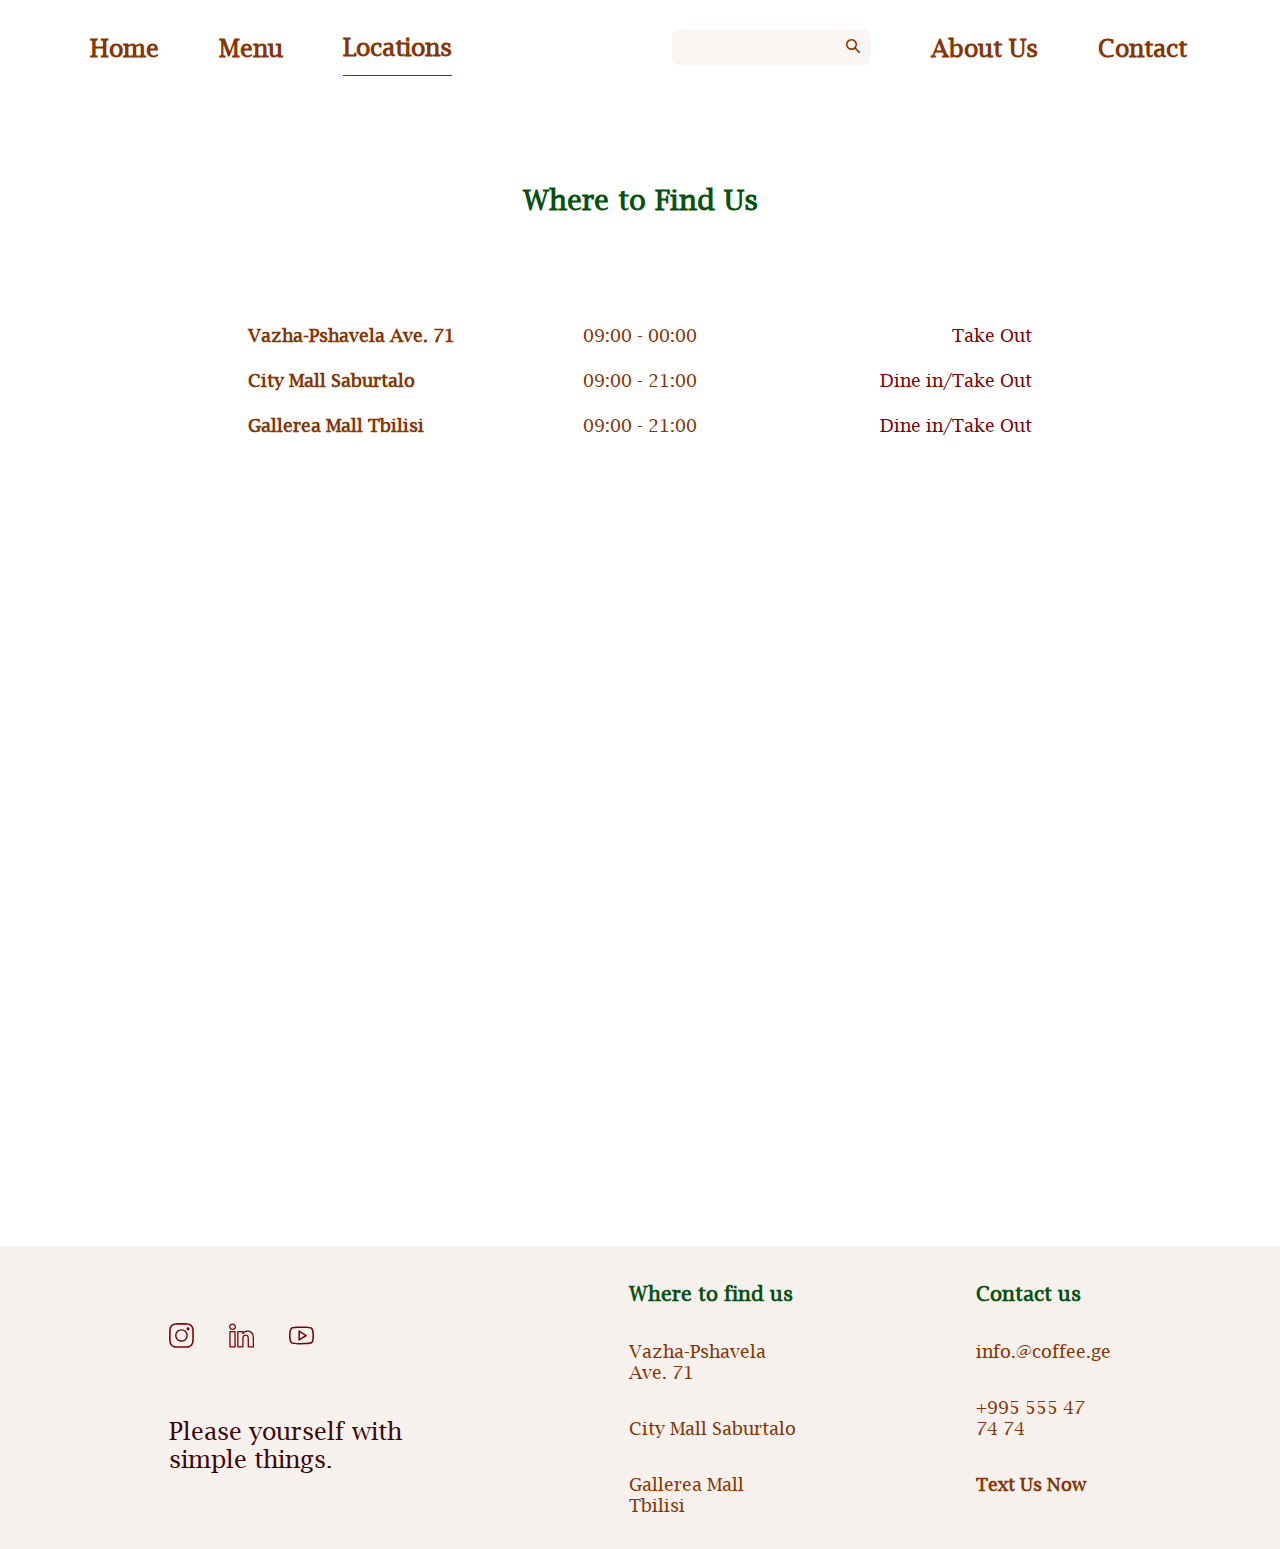
<file: static/pages/locations.html>
<!DOCTYPE html>
<html lang="en">
<head>
    <meta charset="UTF-8">
    <meta http-equiv="X-UA-Compatible" content="IE=edge">
    <meta name="viewport" content="width=device-width, initial-scale=1.0">
    <link rel="stylesheet" href="../css/reset.css">
    <link rel="stylesheet" href="../css/style.css">
    <title>Home</title>
</head>
<body>
    <header>
        <div class="container">
            <nav>
                <ul>
                    <li><a href="../../index.html">home</a></li>
                    <li><a href="menu.html">menu</a></li>
                    <li class="active-nav"><a href="locations.html">locations</a></li>
                    <li>
                        <form>
                            <input type="text">
                            <button type="submit">
                                <svg width="15" height="15" viewBox="0 0 15 15" fill="none"
                                    xmlns="http://www.w3.org/2000/svg">
                                    <path
                                        d="M5.50003 1.07809e-08C6.52393 -6.40861e-05 7.52751 0.285684 8.39781 0.825075C9.2681 1.36447 9.97055 2.13608 10.4261 3.05306C10.8816 3.97004 11.0721 4.99597 10.9762 6.01536C10.8802 7.03475 10.5017 8.00712 9.88304 8.823L14.03 12.97C14.163 13.104 14.2405 13.2832 14.2472 13.4719C14.2538 13.6605 14.1891 13.8447 14.0659 13.9878C13.9427 14.1308 13.7701 14.2221 13.5825 14.2434C13.395 14.2648 13.2062 14.2147 13.054 14.103L12.97 14.03L8.82304 9.883C8.12761 10.4102 7.31671 10.7643 6.45736 10.9161C5.59801 11.0679 4.71487 11.0131 3.8809 10.7561C3.04694 10.4992 2.28609 10.0474 1.66122 9.43827C1.03635 8.82911 0.565403 8.08001 0.287285 7.25286C0.00916761 6.4257 -0.0681353 5.54424 0.0617636 4.6813C0.191662 3.81837 0.525034 2.99872 1.03433 2.2901C1.54363 1.58148 2.21424 1.00421 2.99075 0.606002C3.76726 0.207794 4.62738 7.20708e-05 5.50003 1.07809e-08ZM5.50003 1.5C4.43917 1.5 3.42175 1.92143 2.67161 2.67157C1.92146 3.42172 1.50003 4.43913 1.50003 5.5C1.50003 6.56087 1.92146 7.57828 2.67161 8.32843C3.42175 9.07857 4.43917 9.5 5.50003 9.5C6.5609 9.5 7.57832 9.07857 8.32846 8.32843C9.07861 7.57828 9.50004 6.56087 9.50004 5.5C9.50004 4.43913 9.07861 3.42172 8.32846 2.67157C7.57832 1.92143 6.5609 1.5 5.50003 1.5Z"
                                        fill="#863503" />
                                </svg>
                            </button>
                        </form>
                    </li>
                    <li><a href="about.html">about us</a></li>
                    <li><a href="contact.html">contact</a></li>
                </ul>
            </nav>
        </div>
    </header>
    <main>
        <div class="loactions-container">
            <h1>Where to Find Us</h1>
            <section class="branches">
                <div class="addresses">
                    <address>Vazha-Pshavela Ave. 71</address>
                    <address>City Mall Saburtalo</address>
                    <address>Gallerea Mall Tbilisi</address>
                </div>
                <div class="working-hours">
                    <span>09:00 - 00:00</span>
                    <span>09:00 - 21:00</span>
                    <span>09:00 - 21:00</span>
                </div>
                <div class="branch-comment">
                    <span>Take Out</span>
                    <span>Dine in/Take Out</span>
                    <span>Dine in/Take Out</span>
                </div>
            </section>
            <div class="map">
            <iframe src="https://www.google.com/maps/embed?pb=!1m18!1m12!1m3!1d25983.566082052934!2d44.744737683036455!3d41.71232608720352!2m3!1f0!2f0!3f0!3m2!1i1024!2i768!4f13.1!3m3!1m2!1s0x40447311c5a4fd2d%3A0xb51a5da2ec2d9d2a!2z4YOh4YOY4YOX4YOYIOGDm-GDneGDmuGDmA!5e0!3m2!1ska!2sge!4v1677175118396!5m2!1ska!2sge" width="860" height="441" style="border:0;" allowfullscreen="" loading="lazy" referrerpolicy="no-referrer-when-downgrade"></iframe>
            </div>
        </div>
    </main>

    <footer>
        <div class="footer-container">
            <div class="first-column">
            <div class="social-media-icons">
            <button>
                <svg width="25" height="25" viewBox="0 0 25 25" fill="none" xmlns="http://www.w3.org/2000/svg">
                    <path d="M12.4756 0.0976562C15.8447 0.0976562 16.2598 0.12207 17.5781 0.170898C18.8721 0.219727 19.7754 0.439453 20.5811 0.756836C21.4111 1.07422 22.0947 1.48926 22.7783 2.17285C23.4619 2.85645 23.877 3.54004 24.1943 4.37012C24.5117 5.17578 24.7314 6.0791 24.7803 7.37305C24.8291 8.69141 24.8535 9.10645 24.8535 12.4756C24.8535 15.8447 24.8291 16.2598 24.7803 17.5781C24.7314 18.8721 24.5117 19.7754 24.1943 20.5811C23.877 21.4111 23.4619 22.0947 22.7783 22.7783C22.0947 23.4619 21.4111 23.877 20.5811 24.1943C19.7754 24.5117 18.8721 24.7314 17.5781 24.7803C16.2598 24.8291 15.8447 24.8535 12.4756 24.8535C9.10645 24.8535 8.69141 24.8291 7.37305 24.7803C6.0791 24.7314 5.17578 24.5117 4.37012 24.1943C3.54004 23.877 2.85645 23.4619 2.17285 22.7783C1.48926 22.0947 1.07422 21.4111 0.756836 20.5811C0.439453 19.7754 0.219727 18.8721 0.170898 17.5781C0.12207 16.2598 0.0976562 15.8447 0.0976562 12.4756C0.0976562 9.10645 0.12207 8.69141 0.170898 7.37305C0.219727 6.0791 0.439453 5.17578 0.756836 4.37012C1.07422 3.54004 1.48926 2.85645 2.17285 2.17285C2.85645 1.48926 3.54004 1.07422 4.37012 0.756836C5.17578 0.439453 6.0791 0.219727 7.37305 0.170898C8.69141 0.12207 9.10645 0.0976562 12.4756 0.0976562ZM12.4756 1.70898C8.95996 1.70898 8.54492 1.7334 7.17773 1.78223C5.9082 1.83105 5.2002 2.0752 4.73633 2.24609C3.54004 2.73438 2.73438 3.54004 2.24609 4.73633C2.0752 5.2002 1.83105 5.9082 1.78223 7.17773C1.7334 8.54492 1.70898 8.95996 1.70898 12.4756C1.70898 15.9912 1.7334 16.4062 1.78223 17.7734C1.83105 19.043 2.0752 19.751 2.24609 20.2148C2.73438 21.4111 3.54004 22.2168 4.73633 22.7051C5.2002 22.876 5.9082 23.1201 7.17773 23.1689C8.54492 23.2178 8.95996 23.2422 12.4756 23.2422C15.9912 23.2422 16.4062 23.2178 17.7734 23.1689C19.043 23.1201 19.751 22.876 20.2148 22.7051C21.4111 22.2168 22.2168 21.4111 22.7051 20.2148C22.876 19.751 23.1201 19.043 23.1689 17.7734C23.2178 16.4062 23.2422 15.9912 23.2422 12.4756C23.2422 8.95996 23.2178 8.54492 23.1689 7.17773C23.1201 5.9082 22.876 5.2002 22.7051 4.73633C22.2168 3.54004 21.4111 2.73438 20.2148 2.24609C19.751 2.0752 19.043 1.83105 17.7734 1.78223C16.4062 1.7334 15.9912 1.70898 12.4756 1.70898ZM12.4756 17.4316C15.21 17.4316 17.4316 15.21 17.4316 12.4756C17.4316 9.74121 15.21 7.51953 12.4756 7.51953C9.74121 7.51953 7.51953 9.74121 7.51953 12.4756C7.51953 15.21 9.74121 17.4316 12.4756 17.4316ZM12.4756 6.12793C15.9912 6.12793 18.8232 8.95996 18.8232 12.4756C18.8232 15.9912 15.9912 18.8232 12.4756 18.8232C8.95996 18.8232 6.12793 15.9912 6.12793 12.4756C6.12793 8.95996 8.95996 6.12793 12.4756 6.12793ZM20.5811 5.88379C20.5811 6.71387 19.8975 7.34863 19.0674 7.34863C18.2373 7.34863 17.6025 6.71387 17.6025 5.88379C17.6025 5.05371 18.2373 4.37012 19.0674 4.37012C19.8975 4.37012 20.5811 5.05371 20.5811 5.88379Z" fill="#7D0202"/>
                    </svg>
            </button>
            <button>
                <svg width="25" height="25" viewBox="0 0 25 25" fill="none" xmlns="http://www.w3.org/2000/svg">
                    <path d="M24.3602 24.4734H19.2815C18.9222 24.4734 18.6319 24.1831 18.6319 23.8238V15.6447C18.6319 12.8396 17.185 12.8396 16.7077 12.8396C15.4232 12.8396 14.877 13.8534 14.6998 14.2914C14.6161 14.4883 14.5767 14.8229 14.5767 15.2904V23.8288C14.5767 24.1881 14.2864 24.4784 13.9272 24.4784H8.84352C8.67128 24.4784 8.50395 24.4095 8.38093 24.2865C8.2579 24.1635 8.18901 23.9961 8.19391 23.8239C8.19391 23.6861 8.26281 9.97054 8.19391 8.56797C8.18408 8.3908 8.24804 8.21856 8.37109 8.09061C8.49413 7.96265 8.66144 7.88882 8.8435 7.88882H13.9272C14.2864 7.88882 14.5768 8.17916 14.5768 8.53841V8.92227C15.4331 8.15948 16.6683 7.52955 18.5088 7.52955C22.5787 7.52955 25.0098 10.3445 25.0098 15.0591V23.8238C25.0098 24.1831 24.7195 24.4734 24.3602 24.4734ZM19.9311 23.1743L23.7156 23.1742V15.059C23.7156 11.0974 21.8209 8.82869 18.5138 8.82869C16.3041 8.82869 15.2313 9.93106 14.5571 10.9399C14.4784 11.2057 14.2274 11.4025 13.9321 11.4025H13.8977C13.6614 11.4025 13.4449 11.2746 13.3317 11.0679C13.2432 10.9055 13.2234 10.7185 13.2825 10.5462V9.18306H9.5079C9.54235 11.8947 9.5079 20.6693 9.49806 23.1693H13.2776V15.2854C13.2776 14.6309 13.3465 14.1585 13.4941 13.7992C14.065 12.3868 15.2657 11.5355 16.7028 11.5355C18.75 11.5355 19.9262 13.0316 19.9262 15.6398V23.1742H19.9311L19.9311 23.1743ZM6.03349 24.4733H0.949828C0.590576 24.4733 0.300244 24.183 0.300244 23.8237V8.53836C0.300244 8.17911 0.590576 7.88875 0.949828 7.88875H6.03349C6.39274 7.88875 6.68308 8.17911 6.68308 8.53834V23.8238C6.68308 24.183 6.39274 24.4734 6.03349 24.4734V24.4733ZM1.59946 23.1742H5.38388V9.18792H1.59949V23.1742L1.59946 23.1742ZM3.49411 7.10132L3.45964 7.1013C1.45669 7.1013 0 5.7135 0 3.80405C0 1.89954 1.4813 0.511719 3.52854 0.511719C5.54133 0.511719 6.97836 1.86013 7.01774 3.78928C7.01774 5.7135 5.53645 7.1013 3.49411 7.1013V7.10132ZM3.52854 1.81587C2.19487 1.81587 1.29922 2.61804 1.29922 3.80901C1.29922 4.98025 2.18506 5.8021 3.45967 5.8021H3.49409C4.82285 5.8021 5.7185 4.99993 5.7185 3.80899C5.69389 2.60327 4.83269 1.81587 3.52854 1.81587Z" fill="#7D0202"/>
                    </svg>
            </button>
            <button>
                <svg width="25" height="19" viewBox="0 0 25 19" fill="none" xmlns="http://www.w3.org/2000/svg">
                    <path d="M22.9673 1.63125C22.2899 1.14375 20.4024 0.496094 12.4934 0.496094C4.01806 0.496094 2.76064 1.23984 2.3571 1.4832C0.209448 2.77341 0.00554197 8.48552 -0.0131836 9.64372C0.0125976 11.1735 0.259863 16.2629 2.35556 17.5219C2.75832 17.7644 4.00869 18.5039 12.4934 18.5039C20.4075 18.5039 22.2927 17.8594 22.9673 17.3738C24.7977 16.057 25.0083 11.5223 25.0133 9.62385C25.0087 8.09729 24.8485 2.98635 22.9673 1.63127L22.9673 1.63125ZM22.0548 16.1059C21.7825 16.3019 20.2192 16.9414 12.4934 16.9414C5.02426 16.9414 3.45708 16.3617 3.16098 16.1832C2.40708 15.7308 1.61138 13.3297 1.5489 9.63943C1.61062 5.9574 2.41726 3.26951 3.16259 2.82263C3.45947 2.64333 5.03249 2.05896 12.4934 2.05896C20.2129 2.05896 21.7805 2.70273 22.0547 2.89961C22.7239 3.38164 23.4403 5.91914 23.4508 9.6289C23.4403 13.3969 22.7192 15.6277 22.0547 16.1059H22.0548ZM17.5883 8.8855L10.5587 4.5718C10.4402 4.50034 10.3048 4.46164 10.1665 4.45965C10.0281 4.45766 9.89169 4.49245 9.77118 4.56047C9.65056 4.6285 9.55018 4.72736 9.48031 4.84692C9.41044 4.96648 9.37359 5.10246 9.37353 5.24094V13.8698C9.37363 14.077 9.45597 14.2757 9.60246 14.4222C9.74895 14.5686 9.94761 14.651 10.1548 14.6511C10.297 14.6511 10.4365 14.6124 10.5583 14.539L17.588 10.2238C17.8223 10.082 17.9657 9.82849 17.9657 9.55463C17.9657 9.28078 17.8227 9.02651 17.5884 8.8855H17.5883ZM10.9364 12.4859V6.62412L15.6728 9.55459L10.9364 12.4859Z" fill="#7D0202"/>
                    </svg>
            </button>
        </div>
            <span>Please yourself with simple things.</span>
        </div>
        <div class="second-column">
            <h4>Where to find us</h4>
            <address>Vazha-Pshavela Ave. 71</address>
            <address>City Mall Saburtalo</address>
            <address>Gallerea Mall Tbilisi</address>
        </div>
        <div class="third-column">
            <h4>Contact us</h4>
            <address>info.@coffee.ge</address>
            <address>+995 555 47 74 74</address>
            <button>Text Us Now</button>
        </div>

    </footer>

</body>

</html>
</file>
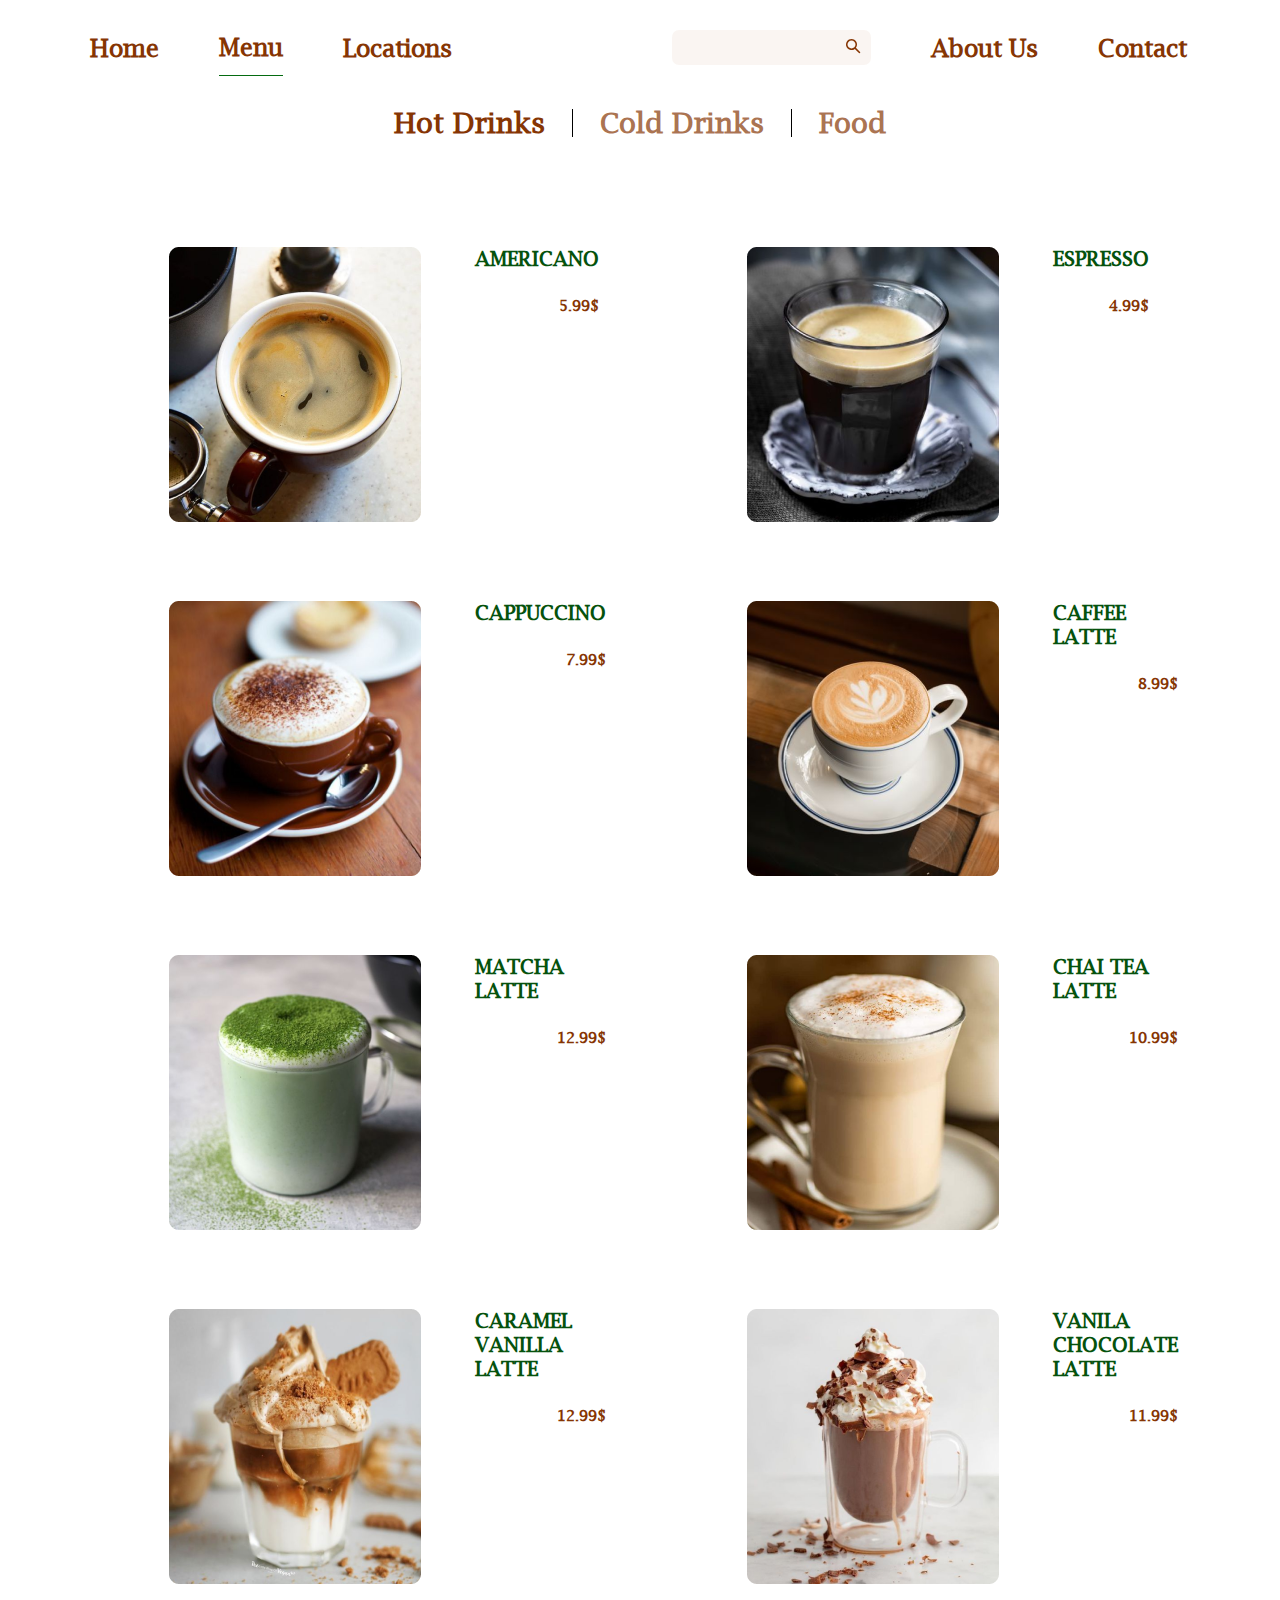
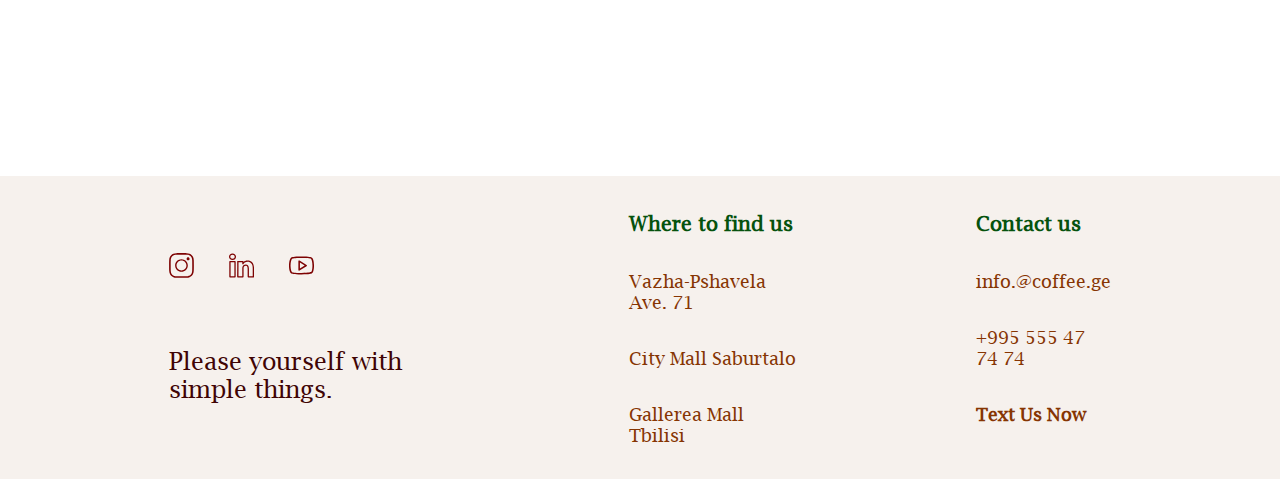
<file: static/pages/menu.html>
<!DOCTYPE html>
<html lang="en">
<head>
    <meta charset="UTF-8">
    <meta http-equiv="X-UA-Compatible" content="IE=edge">
    <meta name="viewport" content="width=device-width, initial-scale=1.0">
    <link rel="stylesheet" href="../css/reset.css">
    <link rel="stylesheet" href="../css/style.css">
    <title>Home</title>
</head>
<body>
    <header>
        <div class="container">
            <nav>
                <ul>
                    <li><a href="../../index.html">home</a></li>
                    <li class="active-nav"><a href="menu.html">menu</a></li>
                    <li><a href="locations.html">locations</a></li>
                    <li>
                        <form>
                            <input type="text">
                            <button type="submit">
                                <svg width="15" height="15" viewBox="0 0 15 15" fill="none"
                                    xmlns="http://www.w3.org/2000/svg">
                                    <path
                                        d="M5.50003 1.07809e-08C6.52393 -6.40861e-05 7.52751 0.285684 8.39781 0.825075C9.2681 1.36447 9.97055 2.13608 10.4261 3.05306C10.8816 3.97004 11.0721 4.99597 10.9762 6.01536C10.8802 7.03475 10.5017 8.00712 9.88304 8.823L14.03 12.97C14.163 13.104 14.2405 13.2832 14.2472 13.4719C14.2538 13.6605 14.1891 13.8447 14.0659 13.9878C13.9427 14.1308 13.7701 14.2221 13.5825 14.2434C13.395 14.2648 13.2062 14.2147 13.054 14.103L12.97 14.03L8.82304 9.883C8.12761 10.4102 7.31671 10.7643 6.45736 10.9161C5.59801 11.0679 4.71487 11.0131 3.8809 10.7561C3.04694 10.4992 2.28609 10.0474 1.66122 9.43827C1.03635 8.82911 0.565403 8.08001 0.287285 7.25286C0.00916761 6.4257 -0.0681353 5.54424 0.0617636 4.6813C0.191662 3.81837 0.525034 2.99872 1.03433 2.2901C1.54363 1.58148 2.21424 1.00421 2.99075 0.606002C3.76726 0.207794 4.62738 7.20708e-05 5.50003 1.07809e-08ZM5.50003 1.5C4.43917 1.5 3.42175 1.92143 2.67161 2.67157C1.92146 3.42172 1.50003 4.43913 1.50003 5.5C1.50003 6.56087 1.92146 7.57828 2.67161 8.32843C3.42175 9.07857 4.43917 9.5 5.50003 9.5C6.5609 9.5 7.57832 9.07857 8.32846 8.32843C9.07861 7.57828 9.50004 6.56087 9.50004 5.5C9.50004 4.43913 9.07861 3.42172 8.32846 2.67157C7.57832 1.92143 6.5609 1.5 5.50003 1.5Z"
                                        fill="#863503" />
                                </svg>
                            </button>
                        </form>
                    </li>
                    <li><a href="about.html">about us</a></li>
                    <li><a href="contact.html">contact</a></li>
                </ul>
            </nav>
        </div>
    </header>
<main>
    <div class="filters">
    <a class="active-filter" href="menu.html">Hot Drinks</a>
    <a href="cold-drinks.html">Cold Drinks</a>
    <a class="last-filter" href="food.html">Food</a>
    </div>
    <div class="menu-container">
    <section class="menu-content">
        <div class="menu-product">
            <img src="../img/AMERICANO.png" alt="americano coffee">
            <div class="product-info">
                <h3>AMERICANO</h3>
                <span>5.99$</span>
            </div>
        </div>
        <div class="menu-product">
            <img src="../img/ESPRESSO.png" alt="espresso coffee">
            <div class="product-info">
                <h3>ESPRESSO</h3>
                <span>4.99$</span>
            </div>
        </div>
        <div class="menu-product">
            <img src="../img/CAPPUCCINO.png" alt="cappuccino coffee">
            <div class="product-info">
                <h3>CAPPUCCINO</h3>
                <span>7.99$</span>
            </div>
        </div>
        <div class="menu-product">
            <img src="../img/CAFFEE LATTE.png" alt="latte coffee">
            <div class="product-info">
                <h3>CAFFEE LATTE</h3>
                <span>8.99$</span>
            </div>
        </div>
        <div class="menu-product">
            <img src="../img/MATCHA LATTE.png" alt="americano coffee">
            <div class="product-info">
                <h3>MATCHA LATTE</h3>
                <span>12.99$</span>
            </div>
        </div>
        <div class="menu-product">
            <img src="../img/CHAI TEA LATTE.png" alt="chai tea coffee">
            <div class="product-info">
                <h3>CHAI TEA LATTE</h3>
                <span>10.99$</span>
            </div>
        </div>
        <div class="menu-product">
            <img src="../img/CARAMEL VANILLA LATTE.png" alt="caramel vanilla late coffee">
            <div class="product-info">
                <h3>CARAMEL VANILLA LATTE</h3>
                <span>12.99$</span>
            </div>
        </div>
        <div class="menu-product">
            <img src="../img/VANILA CHOCOLATE LATTE.png" alt="vanilla chocolate latte coffee">
            <div class="product-info">
                <h3>VANILA CHOCOLATE LATTE</h3>
                <span>11.99$</span>
            </div>
        </div>
    </section>
</div>
</main>
<footer>
    <div class="footer-container">
        <div class="first-column">
        <div class="social-media-icons">
        <button>
            <svg width="25" height="25" viewBox="0 0 25 25" fill="none" xmlns="http://www.w3.org/2000/svg">
                <path d="M12.4756 0.0976562C15.8447 0.0976562 16.2598 0.12207 17.5781 0.170898C18.8721 0.219727 19.7754 0.439453 20.5811 0.756836C21.4111 1.07422 22.0947 1.48926 22.7783 2.17285C23.4619 2.85645 23.877 3.54004 24.1943 4.37012C24.5117 5.17578 24.7314 6.0791 24.7803 7.37305C24.8291 8.69141 24.8535 9.10645 24.8535 12.4756C24.8535 15.8447 24.8291 16.2598 24.7803 17.5781C24.7314 18.8721 24.5117 19.7754 24.1943 20.5811C23.877 21.4111 23.4619 22.0947 22.7783 22.7783C22.0947 23.4619 21.4111 23.877 20.5811 24.1943C19.7754 24.5117 18.8721 24.7314 17.5781 24.7803C16.2598 24.8291 15.8447 24.8535 12.4756 24.8535C9.10645 24.8535 8.69141 24.8291 7.37305 24.7803C6.0791 24.7314 5.17578 24.5117 4.37012 24.1943C3.54004 23.877 2.85645 23.4619 2.17285 22.7783C1.48926 22.0947 1.07422 21.4111 0.756836 20.5811C0.439453 19.7754 0.219727 18.8721 0.170898 17.5781C0.12207 16.2598 0.0976562 15.8447 0.0976562 12.4756C0.0976562 9.10645 0.12207 8.69141 0.170898 7.37305C0.219727 6.0791 0.439453 5.17578 0.756836 4.37012C1.07422 3.54004 1.48926 2.85645 2.17285 2.17285C2.85645 1.48926 3.54004 1.07422 4.37012 0.756836C5.17578 0.439453 6.0791 0.219727 7.37305 0.170898C8.69141 0.12207 9.10645 0.0976562 12.4756 0.0976562ZM12.4756 1.70898C8.95996 1.70898 8.54492 1.7334 7.17773 1.78223C5.9082 1.83105 5.2002 2.0752 4.73633 2.24609C3.54004 2.73438 2.73438 3.54004 2.24609 4.73633C2.0752 5.2002 1.83105 5.9082 1.78223 7.17773C1.7334 8.54492 1.70898 8.95996 1.70898 12.4756C1.70898 15.9912 1.7334 16.4062 1.78223 17.7734C1.83105 19.043 2.0752 19.751 2.24609 20.2148C2.73438 21.4111 3.54004 22.2168 4.73633 22.7051C5.2002 22.876 5.9082 23.1201 7.17773 23.1689C8.54492 23.2178 8.95996 23.2422 12.4756 23.2422C15.9912 23.2422 16.4062 23.2178 17.7734 23.1689C19.043 23.1201 19.751 22.876 20.2148 22.7051C21.4111 22.2168 22.2168 21.4111 22.7051 20.2148C22.876 19.751 23.1201 19.043 23.1689 17.7734C23.2178 16.4062 23.2422 15.9912 23.2422 12.4756C23.2422 8.95996 23.2178 8.54492 23.1689 7.17773C23.1201 5.9082 22.876 5.2002 22.7051 4.73633C22.2168 3.54004 21.4111 2.73438 20.2148 2.24609C19.751 2.0752 19.043 1.83105 17.7734 1.78223C16.4062 1.7334 15.9912 1.70898 12.4756 1.70898ZM12.4756 17.4316C15.21 17.4316 17.4316 15.21 17.4316 12.4756C17.4316 9.74121 15.21 7.51953 12.4756 7.51953C9.74121 7.51953 7.51953 9.74121 7.51953 12.4756C7.51953 15.21 9.74121 17.4316 12.4756 17.4316ZM12.4756 6.12793C15.9912 6.12793 18.8232 8.95996 18.8232 12.4756C18.8232 15.9912 15.9912 18.8232 12.4756 18.8232C8.95996 18.8232 6.12793 15.9912 6.12793 12.4756C6.12793 8.95996 8.95996 6.12793 12.4756 6.12793ZM20.5811 5.88379C20.5811 6.71387 19.8975 7.34863 19.0674 7.34863C18.2373 7.34863 17.6025 6.71387 17.6025 5.88379C17.6025 5.05371 18.2373 4.37012 19.0674 4.37012C19.8975 4.37012 20.5811 5.05371 20.5811 5.88379Z" fill="#7D0202"/>
                </svg>
        </button>
        <button>
            <svg width="25" height="25" viewBox="0 0 25 25" fill="none" xmlns="http://www.w3.org/2000/svg">
                <path d="M24.3602 24.4734H19.2815C18.9222 24.4734 18.6319 24.1831 18.6319 23.8238V15.6447C18.6319 12.8396 17.185 12.8396 16.7077 12.8396C15.4232 12.8396 14.877 13.8534 14.6998 14.2914C14.6161 14.4883 14.5767 14.8229 14.5767 15.2904V23.8288C14.5767 24.1881 14.2864 24.4784 13.9272 24.4784H8.84352C8.67128 24.4784 8.50395 24.4095 8.38093 24.2865C8.2579 24.1635 8.18901 23.9961 8.19391 23.8239C8.19391 23.6861 8.26281 9.97054 8.19391 8.56797C8.18408 8.3908 8.24804 8.21856 8.37109 8.09061C8.49413 7.96265 8.66144 7.88882 8.8435 7.88882H13.9272C14.2864 7.88882 14.5768 8.17916 14.5768 8.53841V8.92227C15.4331 8.15948 16.6683 7.52955 18.5088 7.52955C22.5787 7.52955 25.0098 10.3445 25.0098 15.0591V23.8238C25.0098 24.1831 24.7195 24.4734 24.3602 24.4734ZM19.9311 23.1743L23.7156 23.1742V15.059C23.7156 11.0974 21.8209 8.82869 18.5138 8.82869C16.3041 8.82869 15.2313 9.93106 14.5571 10.9399C14.4784 11.2057 14.2274 11.4025 13.9321 11.4025H13.8977C13.6614 11.4025 13.4449 11.2746 13.3317 11.0679C13.2432 10.9055 13.2234 10.7185 13.2825 10.5462V9.18306H9.5079C9.54235 11.8947 9.5079 20.6693 9.49806 23.1693H13.2776V15.2854C13.2776 14.6309 13.3465 14.1585 13.4941 13.7992C14.065 12.3868 15.2657 11.5355 16.7028 11.5355C18.75 11.5355 19.9262 13.0316 19.9262 15.6398V23.1742H19.9311L19.9311 23.1743ZM6.03349 24.4733H0.949828C0.590576 24.4733 0.300244 24.183 0.300244 23.8237V8.53836C0.300244 8.17911 0.590576 7.88875 0.949828 7.88875H6.03349C6.39274 7.88875 6.68308 8.17911 6.68308 8.53834V23.8238C6.68308 24.183 6.39274 24.4734 6.03349 24.4734V24.4733ZM1.59946 23.1742H5.38388V9.18792H1.59949V23.1742L1.59946 23.1742ZM3.49411 7.10132L3.45964 7.1013C1.45669 7.1013 0 5.7135 0 3.80405C0 1.89954 1.4813 0.511719 3.52854 0.511719C5.54133 0.511719 6.97836 1.86013 7.01774 3.78928C7.01774 5.7135 5.53645 7.1013 3.49411 7.1013V7.10132ZM3.52854 1.81587C2.19487 1.81587 1.29922 2.61804 1.29922 3.80901C1.29922 4.98025 2.18506 5.8021 3.45967 5.8021H3.49409C4.82285 5.8021 5.7185 4.99993 5.7185 3.80899C5.69389 2.60327 4.83269 1.81587 3.52854 1.81587Z" fill="#7D0202"/>
                </svg>
        </button>
        <button>
            <svg width="25" height="19" viewBox="0 0 25 19" fill="none" xmlns="http://www.w3.org/2000/svg">
                <path d="M22.9673 1.63125C22.2899 1.14375 20.4024 0.496094 12.4934 0.496094C4.01806 0.496094 2.76064 1.23984 2.3571 1.4832C0.209448 2.77341 0.00554197 8.48552 -0.0131836 9.64372C0.0125976 11.1735 0.259863 16.2629 2.35556 17.5219C2.75832 17.7644 4.00869 18.5039 12.4934 18.5039C20.4075 18.5039 22.2927 17.8594 22.9673 17.3738C24.7977 16.057 25.0083 11.5223 25.0133 9.62385C25.0087 8.09729 24.8485 2.98635 22.9673 1.63127L22.9673 1.63125ZM22.0548 16.1059C21.7825 16.3019 20.2192 16.9414 12.4934 16.9414C5.02426 16.9414 3.45708 16.3617 3.16098 16.1832C2.40708 15.7308 1.61138 13.3297 1.5489 9.63943C1.61062 5.9574 2.41726 3.26951 3.16259 2.82263C3.45947 2.64333 5.03249 2.05896 12.4934 2.05896C20.2129 2.05896 21.7805 2.70273 22.0547 2.89961C22.7239 3.38164 23.4403 5.91914 23.4508 9.6289C23.4403 13.3969 22.7192 15.6277 22.0547 16.1059H22.0548ZM17.5883 8.8855L10.5587 4.5718C10.4402 4.50034 10.3048 4.46164 10.1665 4.45965C10.0281 4.45766 9.89169 4.49245 9.77118 4.56047C9.65056 4.6285 9.55018 4.72736 9.48031 4.84692C9.41044 4.96648 9.37359 5.10246 9.37353 5.24094V13.8698C9.37363 14.077 9.45597 14.2757 9.60246 14.4222C9.74895 14.5686 9.94761 14.651 10.1548 14.6511C10.297 14.6511 10.4365 14.6124 10.5583 14.539L17.588 10.2238C17.8223 10.082 17.9657 9.82849 17.9657 9.55463C17.9657 9.28078 17.8227 9.02651 17.5884 8.8855H17.5883ZM10.9364 12.4859V6.62412L15.6728 9.55459L10.9364 12.4859Z" fill="#7D0202"/>
                </svg>
        </button>
    </div>
        <span>Please yourself with simple things.</span>
    </div>
    <div class="second-column">
        <h4>Where to find us</h4>
        <address>Vazha-Pshavela Ave. 71</address>
        <address>City Mall Saburtalo</address>
        <address>Gallerea Mall Tbilisi</address>
    </div>
    <div class="third-column">
        <h4>Contact us</h4>
        <address>info.@coffee.ge</address>
        <address>+995 555 47 74 74</address>
        <button>Text Us Now</button>
    </div>
</footer>
</body>
</html>
</file>
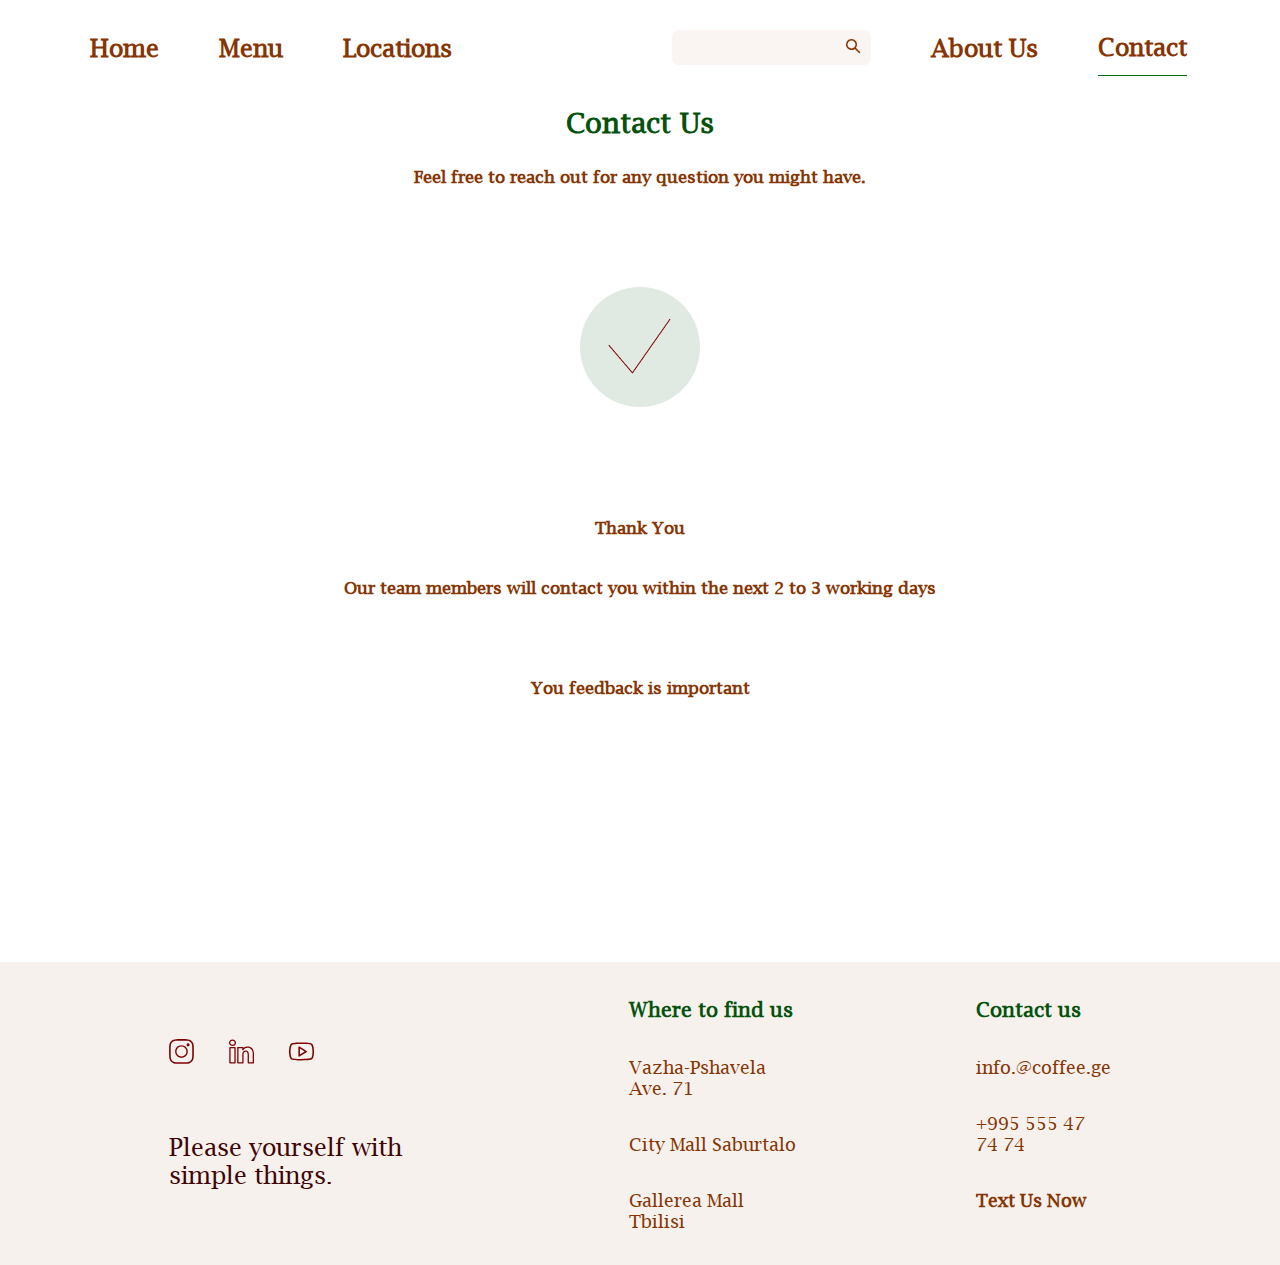
<file: static/pages/submit.html>
<!DOCTYPE html>
<html lang="en">

<head>
    <meta charset="UTF-8">
    <meta http-equiv="X-UA-Compatible" content="IE=edge">
    <meta name="viewport" content="width=device-width, initial-scale=1.0">
    <link rel="stylesheet" href="../css/reset.css">
    <link rel="stylesheet" href="../css/style.css">
    <title>contact</title>
</head>
<body>
    <header>
        <div class="container">
            <nav>
                <ul>
                    <li><a href="../../index.html">home</a></li>
                    <li><a href="menu.html">menu</a></li>
                    <li><a href="locations.html">locations</a></li>
                    <li>
                        <form>
                            <input type="text">
                            <button type="submit">
                                <svg width="15" height="15" viewBox="0 0 15 15" fill="none"
                                    xmlns="http://www.w3.org/2000/svg">
                                    <path
                                        d="M5.50003 1.07809e-08C6.52393 -6.40861e-05 7.52751 0.285684 8.39781 0.825075C9.2681 1.36447 9.97055 2.13608 10.4261 3.05306C10.8816 3.97004 11.0721 4.99597 10.9762 6.01536C10.8802 7.03475 10.5017 8.00712 9.88304 8.823L14.03 12.97C14.163 13.104 14.2405 13.2832 14.2472 13.4719C14.2538 13.6605 14.1891 13.8447 14.0659 13.9878C13.9427 14.1308 13.7701 14.2221 13.5825 14.2434C13.395 14.2648 13.2062 14.2147 13.054 14.103L12.97 14.03L8.82304 9.883C8.12761 10.4102 7.31671 10.7643 6.45736 10.9161C5.59801 11.0679 4.71487 11.0131 3.8809 10.7561C3.04694 10.4992 2.28609 10.0474 1.66122 9.43827C1.03635 8.82911 0.565403 8.08001 0.287285 7.25286C0.00916761 6.4257 -0.0681353 5.54424 0.0617636 4.6813C0.191662 3.81837 0.525034 2.99872 1.03433 2.2901C1.54363 1.58148 2.21424 1.00421 2.99075 0.606002C3.76726 0.207794 4.62738 7.20708e-05 5.50003 1.07809e-08ZM5.50003 1.5C4.43917 1.5 3.42175 1.92143 2.67161 2.67157C1.92146 3.42172 1.50003 4.43913 1.50003 5.5C1.50003 6.56087 1.92146 7.57828 2.67161 8.32843C3.42175 9.07857 4.43917 9.5 5.50003 9.5C6.5609 9.5 7.57832 9.07857 8.32846 8.32843C9.07861 7.57828 9.50004 6.56087 9.50004 5.5C9.50004 4.43913 9.07861 3.42172 8.32846 2.67157C7.57832 1.92143 6.5609 1.5 5.50003 1.5Z"
                                        fill="#863503" />
                                </svg>
                            </button>
                        </form>
                    </li>
                    <li><a href="about.html">about us</a></li>
                    <li class="active-nav"><a href="contact.html">contact</a></li>
                </ul>
            </nav>
        </div>
    </header>

    <main>
        <div class="container">
            <div class="text-center contact-page-title">
                <h1 class="page-title">Contact Us</h1>
                <p>Feel free to reach out for any question you might have.</p>
            </div>
            <div class="text-center ticked-sign">
            <img src="../img/Ellipse.png" alt="ticked circle">
            </div>
            <div class="text-center thank-you">
                <span>Thank You</span>
                <p>Our team members will contact you within the next 2 to 3 working days</p>
                <span>You feedback is important</span>
            </div>
        </div>


    </main>
    <footer>
        <div class="footer-container">
            <div class="first-column">
            <div class="social-media-icons">
            <button>
                <svg width="25" height="25" viewBox="0 0 25 25" fill="none" xmlns="http://www.w3.org/2000/svg">
                    <path d="M12.4756 0.0976562C15.8447 0.0976562 16.2598 0.12207 17.5781 0.170898C18.8721 0.219727 19.7754 0.439453 20.5811 0.756836C21.4111 1.07422 22.0947 1.48926 22.7783 2.17285C23.4619 2.85645 23.877 3.54004 24.1943 4.37012C24.5117 5.17578 24.7314 6.0791 24.7803 7.37305C24.8291 8.69141 24.8535 9.10645 24.8535 12.4756C24.8535 15.8447 24.8291 16.2598 24.7803 17.5781C24.7314 18.8721 24.5117 19.7754 24.1943 20.5811C23.877 21.4111 23.4619 22.0947 22.7783 22.7783C22.0947 23.4619 21.4111 23.877 20.5811 24.1943C19.7754 24.5117 18.8721 24.7314 17.5781 24.7803C16.2598 24.8291 15.8447 24.8535 12.4756 24.8535C9.10645 24.8535 8.69141 24.8291 7.37305 24.7803C6.0791 24.7314 5.17578 24.5117 4.37012 24.1943C3.54004 23.877 2.85645 23.4619 2.17285 22.7783C1.48926 22.0947 1.07422 21.4111 0.756836 20.5811C0.439453 19.7754 0.219727 18.8721 0.170898 17.5781C0.12207 16.2598 0.0976562 15.8447 0.0976562 12.4756C0.0976562 9.10645 0.12207 8.69141 0.170898 7.37305C0.219727 6.0791 0.439453 5.17578 0.756836 4.37012C1.07422 3.54004 1.48926 2.85645 2.17285 2.17285C2.85645 1.48926 3.54004 1.07422 4.37012 0.756836C5.17578 0.439453 6.0791 0.219727 7.37305 0.170898C8.69141 0.12207 9.10645 0.0976562 12.4756 0.0976562ZM12.4756 1.70898C8.95996 1.70898 8.54492 1.7334 7.17773 1.78223C5.9082 1.83105 5.2002 2.0752 4.73633 2.24609C3.54004 2.73438 2.73438 3.54004 2.24609 4.73633C2.0752 5.2002 1.83105 5.9082 1.78223 7.17773C1.7334 8.54492 1.70898 8.95996 1.70898 12.4756C1.70898 15.9912 1.7334 16.4062 1.78223 17.7734C1.83105 19.043 2.0752 19.751 2.24609 20.2148C2.73438 21.4111 3.54004 22.2168 4.73633 22.7051C5.2002 22.876 5.9082 23.1201 7.17773 23.1689C8.54492 23.2178 8.95996 23.2422 12.4756 23.2422C15.9912 23.2422 16.4062 23.2178 17.7734 23.1689C19.043 23.1201 19.751 22.876 20.2148 22.7051C21.4111 22.2168 22.2168 21.4111 22.7051 20.2148C22.876 19.751 23.1201 19.043 23.1689 17.7734C23.2178 16.4062 23.2422 15.9912 23.2422 12.4756C23.2422 8.95996 23.2178 8.54492 23.1689 7.17773C23.1201 5.9082 22.876 5.2002 22.7051 4.73633C22.2168 3.54004 21.4111 2.73438 20.2148 2.24609C19.751 2.0752 19.043 1.83105 17.7734 1.78223C16.4062 1.7334 15.9912 1.70898 12.4756 1.70898ZM12.4756 17.4316C15.21 17.4316 17.4316 15.21 17.4316 12.4756C17.4316 9.74121 15.21 7.51953 12.4756 7.51953C9.74121 7.51953 7.51953 9.74121 7.51953 12.4756C7.51953 15.21 9.74121 17.4316 12.4756 17.4316ZM12.4756 6.12793C15.9912 6.12793 18.8232 8.95996 18.8232 12.4756C18.8232 15.9912 15.9912 18.8232 12.4756 18.8232C8.95996 18.8232 6.12793 15.9912 6.12793 12.4756C6.12793 8.95996 8.95996 6.12793 12.4756 6.12793ZM20.5811 5.88379C20.5811 6.71387 19.8975 7.34863 19.0674 7.34863C18.2373 7.34863 17.6025 6.71387 17.6025 5.88379C17.6025 5.05371 18.2373 4.37012 19.0674 4.37012C19.8975 4.37012 20.5811 5.05371 20.5811 5.88379Z" fill="#7D0202"/>
                    </svg>
            </button>
            <button>
                <svg width="25" height="25" viewBox="0 0 25 25" fill="none" xmlns="http://www.w3.org/2000/svg">
                    <path d="M24.3602 24.4734H19.2815C18.9222 24.4734 18.6319 24.1831 18.6319 23.8238V15.6447C18.6319 12.8396 17.185 12.8396 16.7077 12.8396C15.4232 12.8396 14.877 13.8534 14.6998 14.2914C14.6161 14.4883 14.5767 14.8229 14.5767 15.2904V23.8288C14.5767 24.1881 14.2864 24.4784 13.9272 24.4784H8.84352C8.67128 24.4784 8.50395 24.4095 8.38093 24.2865C8.2579 24.1635 8.18901 23.9961 8.19391 23.8239C8.19391 23.6861 8.26281 9.97054 8.19391 8.56797C8.18408 8.3908 8.24804 8.21856 8.37109 8.09061C8.49413 7.96265 8.66144 7.88882 8.8435 7.88882H13.9272C14.2864 7.88882 14.5768 8.17916 14.5768 8.53841V8.92227C15.4331 8.15948 16.6683 7.52955 18.5088 7.52955C22.5787 7.52955 25.0098 10.3445 25.0098 15.0591V23.8238C25.0098 24.1831 24.7195 24.4734 24.3602 24.4734ZM19.9311 23.1743L23.7156 23.1742V15.059C23.7156 11.0974 21.8209 8.82869 18.5138 8.82869C16.3041 8.82869 15.2313 9.93106 14.5571 10.9399C14.4784 11.2057 14.2274 11.4025 13.9321 11.4025H13.8977C13.6614 11.4025 13.4449 11.2746 13.3317 11.0679C13.2432 10.9055 13.2234 10.7185 13.2825 10.5462V9.18306H9.5079C9.54235 11.8947 9.5079 20.6693 9.49806 23.1693H13.2776V15.2854C13.2776 14.6309 13.3465 14.1585 13.4941 13.7992C14.065 12.3868 15.2657 11.5355 16.7028 11.5355C18.75 11.5355 19.9262 13.0316 19.9262 15.6398V23.1742H19.9311L19.9311 23.1743ZM6.03349 24.4733H0.949828C0.590576 24.4733 0.300244 24.183 0.300244 23.8237V8.53836C0.300244 8.17911 0.590576 7.88875 0.949828 7.88875H6.03349C6.39274 7.88875 6.68308 8.17911 6.68308 8.53834V23.8238C6.68308 24.183 6.39274 24.4734 6.03349 24.4734V24.4733ZM1.59946 23.1742H5.38388V9.18792H1.59949V23.1742L1.59946 23.1742ZM3.49411 7.10132L3.45964 7.1013C1.45669 7.1013 0 5.7135 0 3.80405C0 1.89954 1.4813 0.511719 3.52854 0.511719C5.54133 0.511719 6.97836 1.86013 7.01774 3.78928C7.01774 5.7135 5.53645 7.1013 3.49411 7.1013V7.10132ZM3.52854 1.81587C2.19487 1.81587 1.29922 2.61804 1.29922 3.80901C1.29922 4.98025 2.18506 5.8021 3.45967 5.8021H3.49409C4.82285 5.8021 5.7185 4.99993 5.7185 3.80899C5.69389 2.60327 4.83269 1.81587 3.52854 1.81587Z" fill="#7D0202"/>
                    </svg>
            </button>
            <button>
                <svg width="25" height="19" viewBox="0 0 25 19" fill="none" xmlns="http://www.w3.org/2000/svg">
                    <path d="M22.9673 1.63125C22.2899 1.14375 20.4024 0.496094 12.4934 0.496094C4.01806 0.496094 2.76064 1.23984 2.3571 1.4832C0.209448 2.77341 0.00554197 8.48552 -0.0131836 9.64372C0.0125976 11.1735 0.259863 16.2629 2.35556 17.5219C2.75832 17.7644 4.00869 18.5039 12.4934 18.5039C20.4075 18.5039 22.2927 17.8594 22.9673 17.3738C24.7977 16.057 25.0083 11.5223 25.0133 9.62385C25.0087 8.09729 24.8485 2.98635 22.9673 1.63127L22.9673 1.63125ZM22.0548 16.1059C21.7825 16.3019 20.2192 16.9414 12.4934 16.9414C5.02426 16.9414 3.45708 16.3617 3.16098 16.1832C2.40708 15.7308 1.61138 13.3297 1.5489 9.63943C1.61062 5.9574 2.41726 3.26951 3.16259 2.82263C3.45947 2.64333 5.03249 2.05896 12.4934 2.05896C20.2129 2.05896 21.7805 2.70273 22.0547 2.89961C22.7239 3.38164 23.4403 5.91914 23.4508 9.6289C23.4403 13.3969 22.7192 15.6277 22.0547 16.1059H22.0548ZM17.5883 8.8855L10.5587 4.5718C10.4402 4.50034 10.3048 4.46164 10.1665 4.45965C10.0281 4.45766 9.89169 4.49245 9.77118 4.56047C9.65056 4.6285 9.55018 4.72736 9.48031 4.84692C9.41044 4.96648 9.37359 5.10246 9.37353 5.24094V13.8698C9.37363 14.077 9.45597 14.2757 9.60246 14.4222C9.74895 14.5686 9.94761 14.651 10.1548 14.6511C10.297 14.6511 10.4365 14.6124 10.5583 14.539L17.588 10.2238C17.8223 10.082 17.9657 9.82849 17.9657 9.55463C17.9657 9.28078 17.8227 9.02651 17.5884 8.8855H17.5883ZM10.9364 12.4859V6.62412L15.6728 9.55459L10.9364 12.4859Z" fill="#7D0202"/>
                    </svg>
            </button>
        </div>
            <span>Please yourself with simple things.</span>
        </div>
        <div class="second-column">
            <h4>Where to find us</h4>
            <address>Vazha-Pshavela Ave. 71</address>
            <address>City Mall Saburtalo</address>
            <address>Gallerea Mall Tbilisi</address>
        </div>
        <div class="third-column">
            <h4>Contact us</h4>
            <address>info.@coffee.ge</address>
            <address>+995 555 47 74 74</address>
            <button>Text Us Now</button>
        </div>
    </footer>
    </body>
    </html>
</file>
<file: static/css/style.css>
:root {
    --main-color: #863503;
    --title-color: #05520D;
    --input-color: #7D0202;
    --size-24: 24px;
    --size-28: 28px;
    --fw-bold: 600;
}

@font-face {
    font-family: 'Lucida-400';
    src: url(../fonts/LBRITE.TTF);
}

.active-nav {
    border-bottom: 1px solid #056B11;
}

.page-title {
    font-family: 'Lucida-400';
    font-size: var(--size-28);
    color: var(--title-color);
    font-weight: var(--fw-bold);
    text-transform: capitalize;
}

.text-center {
    text-align: center;
}

.text-center span, .text-center p {
    font-family: 'Lucida-400';
    font-weight: var(--fw-bold);
    font-size: 17px;
    line-height: 20px;
    text-align: center;
    color: #863503;
}

.text-center p {
    margin: 40px 0 80px;
}

.ticked-sign {
    margin-bottom: 108px;
}

.thank-you {
    margin-bottom: 264px;
}

.text-right {
    text-align: right;
}

.container {
    max-width: 1100px;
    width: 90%;
    margin: 0 auto;
}

nav {
    padding: 30px 0;
}

ul {
    display: flex;
    gap: 60px;
    align-items: center;
}

li:nth-child(4) {
    margin-left: 160px;
}

header a {
    text-decoration: none;
    text-transform: capitalize;
    font-family: 'LUCIDA-400';
    color: var(--main-color);
    font-size: var(--size-24);
    font-weight: var(--fw-bold);
    line-height: var(--size-28);
}

header form input {
    background-color: rgba(210, 158, 126, 0.1);
    border-radius: 7px;
    padding: 10px 11px;
    border: none;
}

header form {
    position: relative;
}

header form button {
    background-color: inherit;
    border: none;
    position: absolute;
    right: 10px;
    top: 50%;
    transform: translateY(-50%);
    cursor: pointer;
}

header li {
    padding-bottom: 14px;
}

header li:not(:nth-child(4)):hover {
    border-bottom: 1px solid #056B11;
}

.contact-page-title p {
    font-family: 'Lucida-400';
    font-weight: var(--fw-bold);
    color: var(--main-color);
    margin-top: 30px;
}

.contact-page-title {
    margin-bottom: 100px;
}

.form-wrapper input,
.form-wrapper textarea {

    border-radius: 20px;
    border: 1px solid var(--main-color);
    padding: 20px 40px;
}

.form-wrapper input::placeholder,
.form-wrapper textarea::placeholder {
    color: var(--input-color);
    font-family: 'Lucida-400';
}

.form-wrapper {
    display: grid;
    grid-template-columns: repeat(2, 1fr);
    grid-gap: 20px;
}

.required {
    grid-column: 2/3;
    justify-self: end;
}

.required span:nth-child(1) {
    color: #FF0000;
    font-weight: var(--fw-bold);
}

.required span:nth-child(2) {
    color: var(--input-color);
    font-weight: var(--fw-bold);
}

.form-wrapper textarea {
    grid-column: 1/3;
    resize: none;
}

.submit {
    justify-self: end;
    grid-column: 2/3;
    border: 2px solid #05520D;
    border-radius: 20px;
    width: 137px;
    text-align: center;
    margin-bottom: 226px;
}

.submit-button {
    font-family: 'Lucida-400';
    font-weight: 500;
    font-size: 16px;
    line-height: 19px;
    color: #000000;
    cursor: pointer;
}

.logo {
    position: absolute;
    left: 150px;
    top: 91px;
}

.heading {
    height: 826px;
    background-color: rgba(134, 53, 3, 0.07);
    display: flex;
    justify-content: space-between;
    padding: 0 0 0 150px;
}

.main-text {
    width: 557px;
}

.heading h1 {
    margin-top: 261px;
    font-family: 'Lucida-400';
    font-size: 54px;
    line-height: 64px;
    letter-spacing: 0.02em;
    color: var(--main-color);
    font-weight: var(--fw-bold);
}

.main-text p {
    font-family: 'Lucida-400';
    font-size: var(--size-24);
    line-height: var(--size-28);
    color: var(--main-color);
    margin-top: 50px;
}

.home-image {
    margin-top: 100px;
}

.home-container {
    padding: 126px 167px 165px;
}

.home-container h2 {
    width: 267px;
    padding: 0 0 21px 0;
    margin-bottom: 89px;
    font-family: 'Lucida-400';
    font-weight: var(--fw-bold);
    font-size: 32px;
    line-height: 38px;
    color: var(--main-color);
    border-bottom: 1.5px solid #056B11;
}

.home-section {
    display: flex;
    flex-wrap: wrap;
    justify-content: space-between;
    gap: 59px 16%;
}

.product-card {
    width: 267px;
}

.product-card img {
    width: 100%;
    margin-bottom: 23px;
}

.card-info {
    display: flex;
    justify-content: space-between;
    align-items: center;
}

.product-card h3 {
    font-family: 'Lucida-400';
    font-weight: var(--fw-bold);
    font-size: 20px;
    line-height: var(--size-24);
    color: #05520D;
}

.product-card span {
    font-family: 'Lucida-400';
    font-weight: var(--fw-bold);
    font-size: 15px;
    line-height: 18px;
    color: var(--main-color);
}

.home-container button {
    padding: 10px 27px;
    border: 2px solid #05520D;
    border-radius: 15px;
    font-family: 'Lucida-400';
    font-weight: var(--fw-bold);
    font-size: 18px;
    line-height: 21px;
    color: #000000;
    cursor: pointer;
}

.footer-container {
    padding: 36px 169px 33px;
    background-color: rgba(134, 53, 3, 0.07);
    display: grid;
    grid-template-columns: 2.5fr 1.5fr 1fr;
    grid-gap: 177px;
}

.more-options-wrapper {
    width: 100%;
    text-align: right;
}

.first-column, .second-column, .third-column {
    display: flex;
    flex-direction: column;
    align-items: flex-start;
}

.second-column, .third-column {
    gap: 35px;
}

.social-media-icons {
    display: flex;
    gap: 35px;
    margin-top: 41px;
}

.first-column {
    gap: 66px;
}

.first-column span {
    font-family: 'Lucida-400';
    font-size: var(--size-24);
    line-height: var(--size-28);
    color: #400404;
}

.second-column h4, .third-column h4 {
    font-family: 'Lucida-400';
    font-weight: var(--fw-bold);
    font-size: 20px;
    line-height: 24px;
    color: #05520D;
}

.second-column address, .third-column address {
    font-family: 'Lucida-400';
    font-size: 18px;
    line-height: 21px;
    color: var(--main-color);
}

.third-column button {
    font-family: 'Lucida-400';
    font-weight: var(--fw-bold);
    font-size: 18px;
    line-height: 21px;
    color: var(--main-color);
    cursor: pointer;
}

.filters {
    display: flex;
    justify-content: center;
    gap: 27px;
}

.filters a {
    font-family: 'Lucida-400';
    font-weight: var(--fw-bold);
    font-size: var(--size-24);
    font-size: var(--size-28);
    text-decoration: none;
}

.filters a:not(.active-filter) {
    color: rgba(134, 53, 3, 0.7);
}

.active-filter {
    color: #863503;
}

.filters a:not(.last-filter) {
    padding: 0 27px 0 0;
    border-right: 1px solid #000000;
}

.menu-container {
    padding: 110px 169px 192px;
}

.menu-product {
    display: flex;
    gap: 54px;
}

.product-info {
    display: flex;
    flex-direction: column;
    align-items: flex-end;
    gap: 25px;
}

.product-info h3 {
    font-family: 'Lucida-400';
    font-weight: var(--fw-bold);
    font-size: 20px;
    line-height: 24px;
    color: #05520D;
}

.product-info span {
    font-family: 'Lucida-400';
    font-weight: var(--fw-bold);
    font-size: 15px;
    line-height: 18px;
    color: var(--main-color);
}

.menu-content {
    display: grid;
    grid-template-columns: 1fr 1fr;
    column-gap: 15%;
    row-gap: 79px;
}

.loactions-container {
    padding: 74px 248px 204px;
}

.loactions-container h1 {
    font-family: 'Lucida-400';
    font-weight: var(--fw-bold);
    font-size: var(--size-28);
    line-height: 33px;
    color: #05520D;
    margin-bottom: 109px;
    text-align: center;
}

.branches {
    display: grid;
    grid-template-columns: repeat(3, 1fr);
}

.branches span, .branches address {
    font-family: 'Lucida-400';
    font-size: 18px;
    line-height: 21px;
}

.branches address {
    font-weight: var(--fw-bold);
    color: var(--main-color);
}

.working-hours span {
    color: var(--main-color);
}

.branch-comment span {
    color: var(--input-color);
}

.addresses, .working-hours, .branch-comment {
    display: flex;
    flex-direction: column;
    align-items: flex-start;
    row-gap: 24px;
}

.working-hours {
    align-items: center;
}

.branch-comment {
    align-items: flex-end;
}

.map {
    margin-top: 162px;
    text-align: center;
}

.about-container {
    padding: 125px 191px 133px;
}

.about-container h2 {
    font-family: 'Lucida-400';
    font-weight: var(--fw-bold);
    font-size: var(--size-28);
    line-height: 33px;
    color: #05520D;
}

.our-history h2, .our-mission h2 {
    margin-left: 75px;
}

.our-vision h2 {
    margin-left: 821px;
}

.about-container p {
    font-family: 'Lucida-400';
    font-size: 24px;
    line-height: 42px;
    color: var(--main-color);
    width: 475px;
}

.about-container div {
    display: flex;
    justify-content: space-between;
    align-items: center;
}

.our-vision div {
    flex-direction: row-reverse;
}

.our-mission, .our-vision {
    margin-top: 162px;
}
</file>
